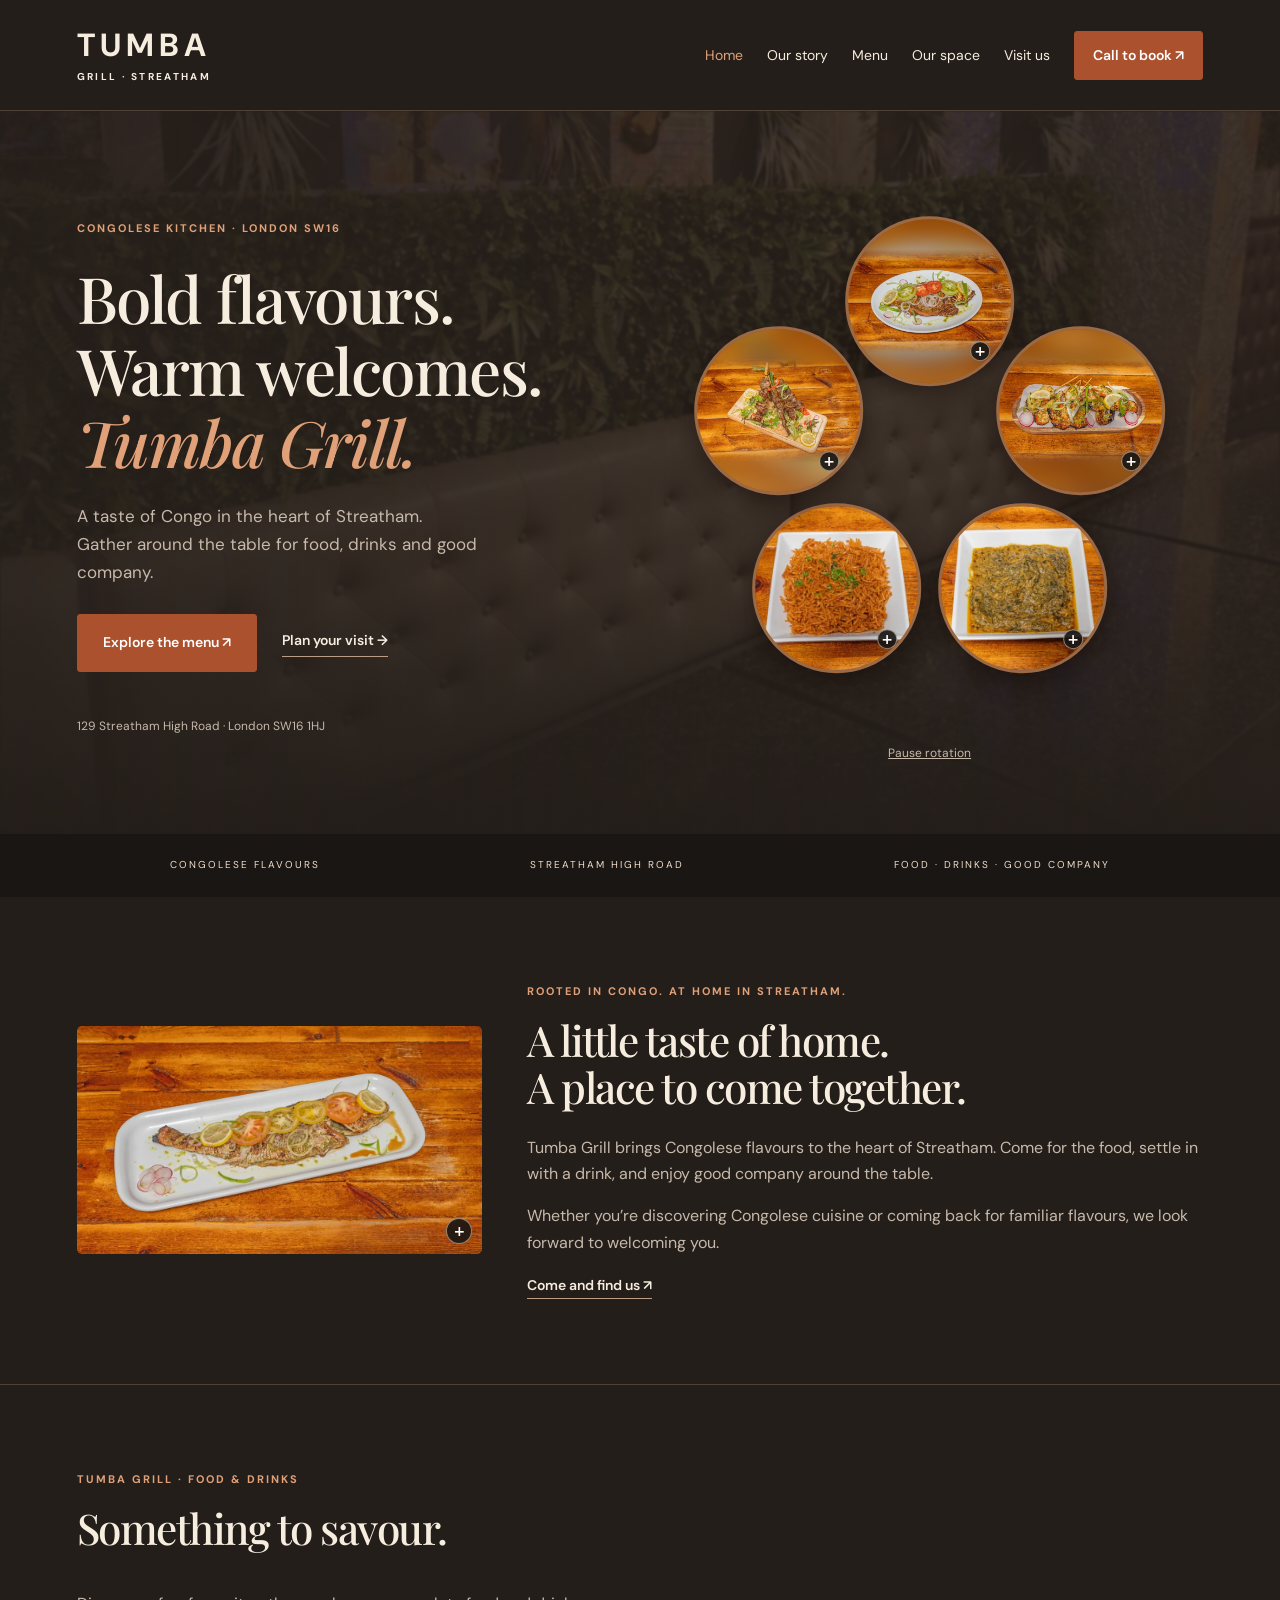
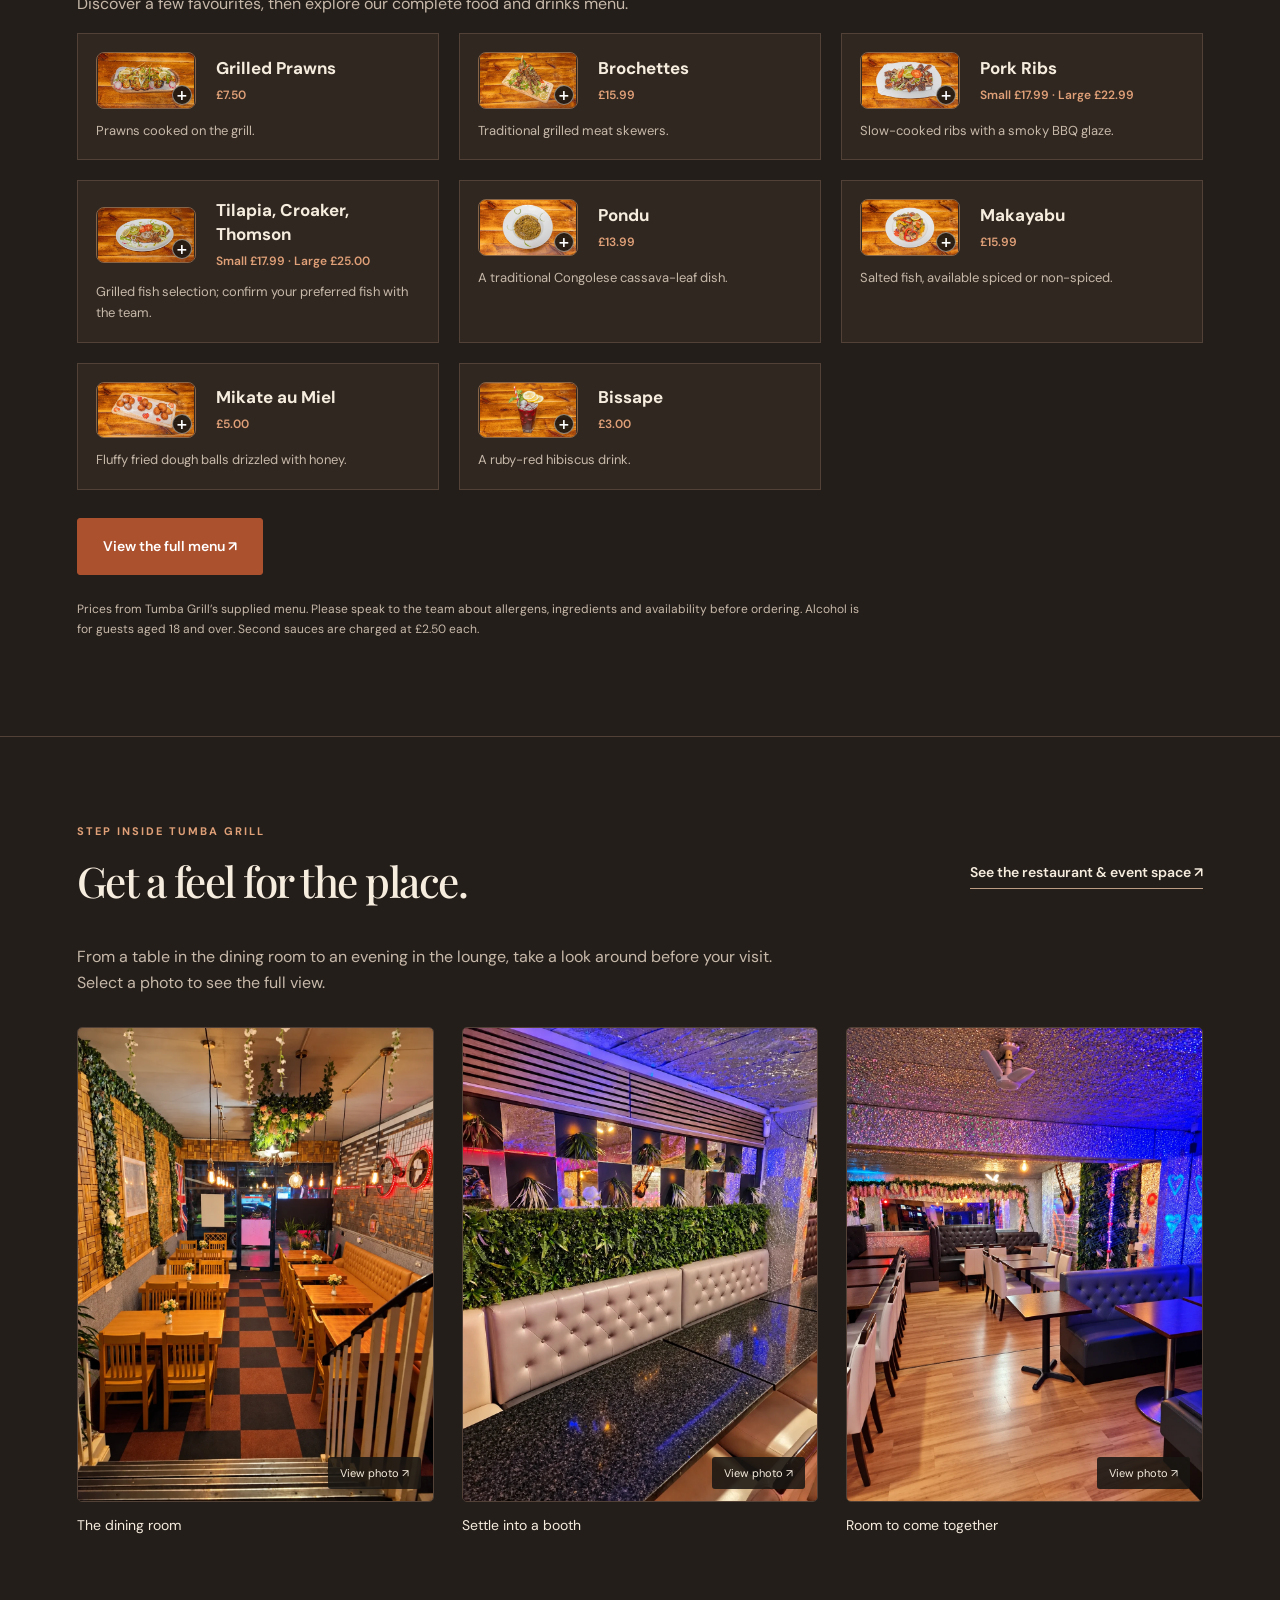
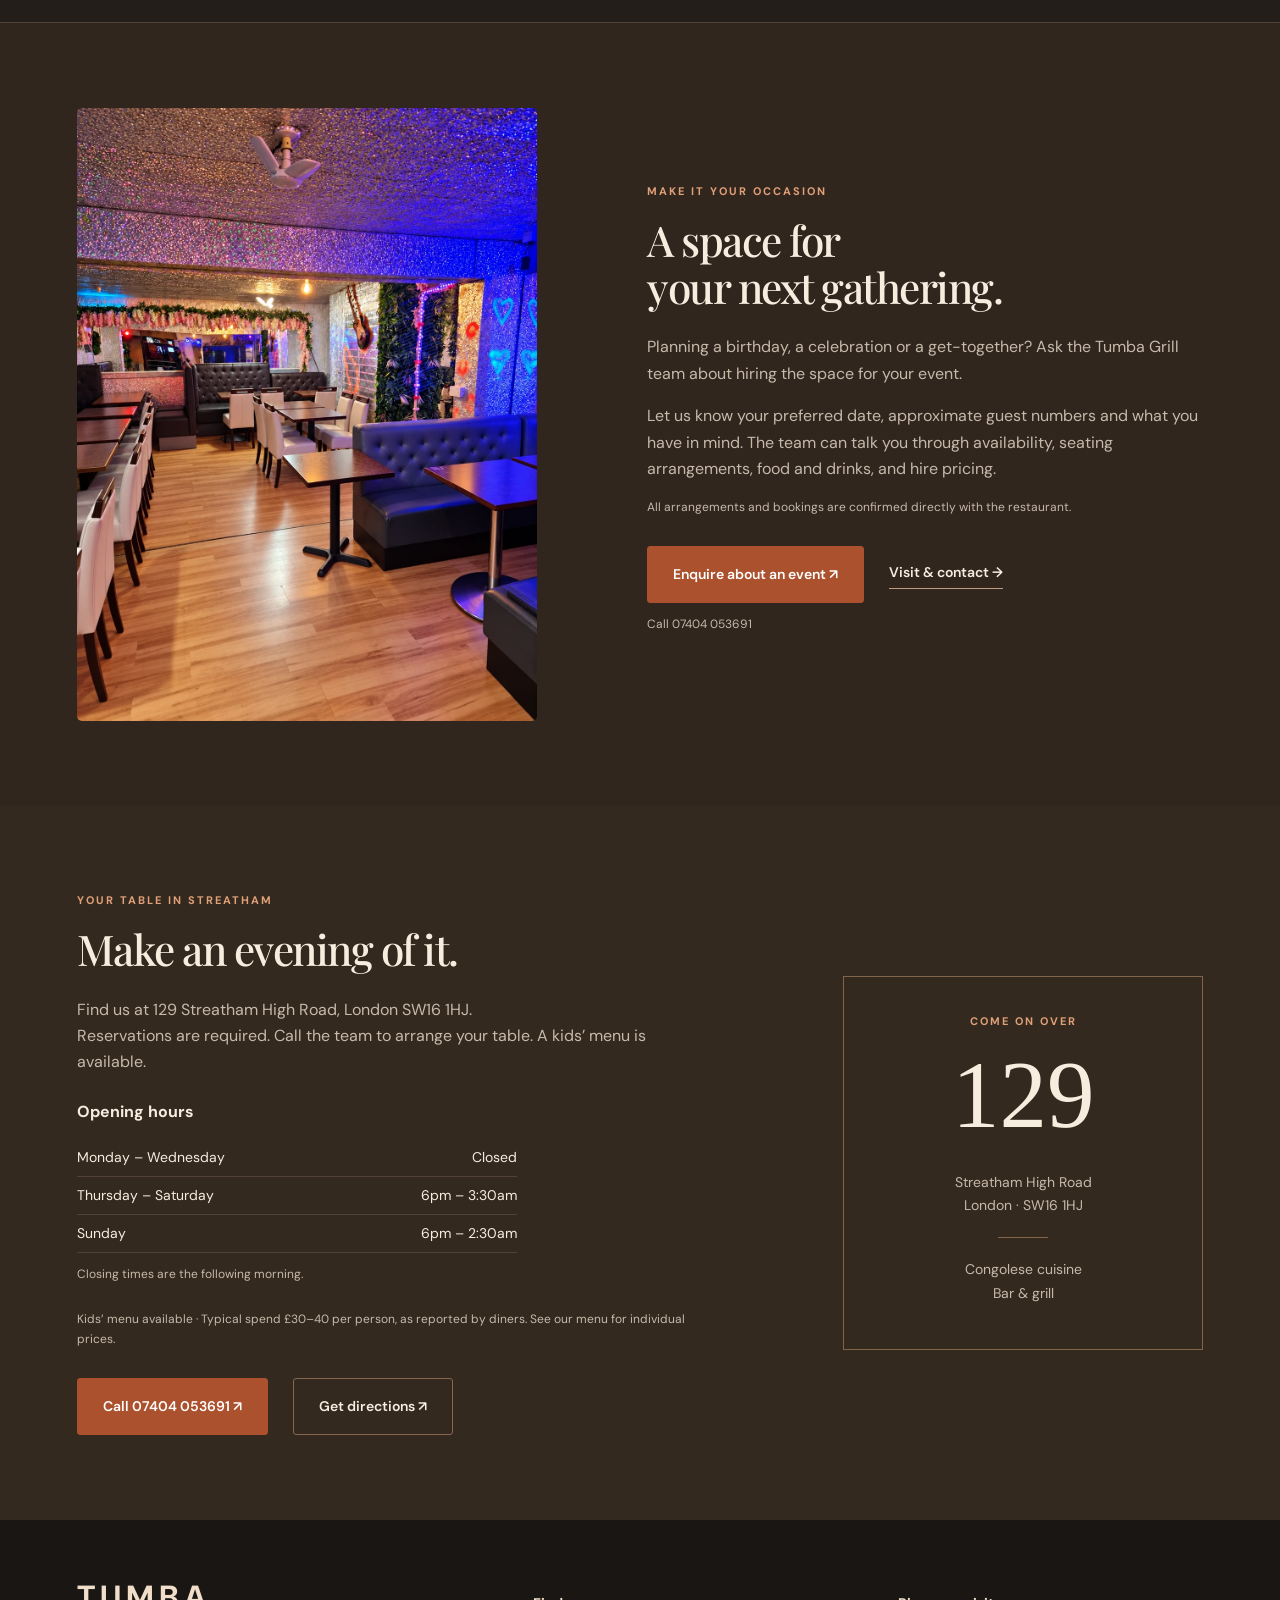
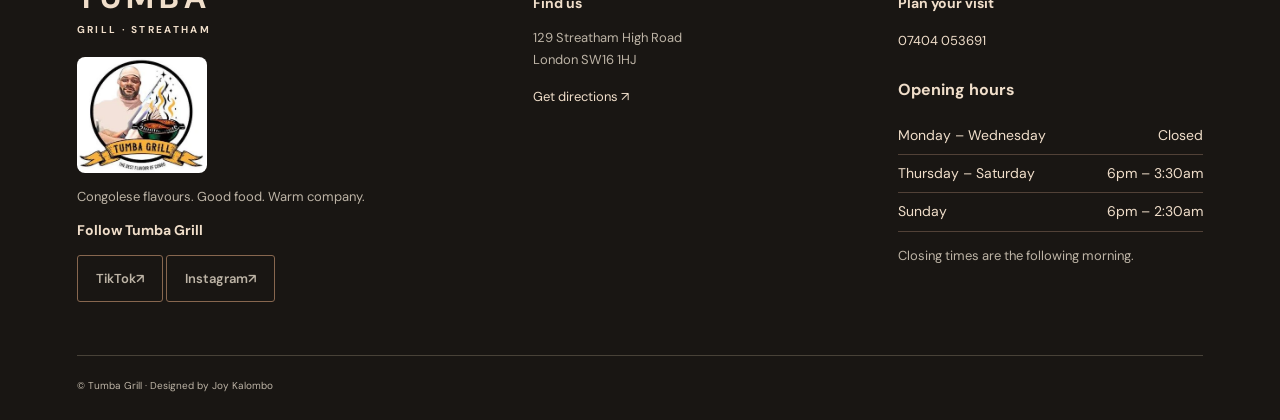
<file: index.html>
<!DOCTYPE html>
<html lang="en">
<head>
<meta charset="utf-8">
<meta name="viewport" content="width=device-width, initial-scale=1"><title>Tumba Grill | Congolese Restaurant in Streatham</title>
<meta name="description" content="Discover Tumba Grill, a Congolese restaurant and bar at 129 Streatham High Road, London SW16 1HJ. Explore food and drinks and plan your visit.">
<meta name="theme-color" content="#211f1b">
<link rel="stylesheet" href="css/tumba.css">
</head>
<body><a class="skip-link" href="#main">Skip to content</a>
<header><a class="brand" href="index.html">TUMBA<span>GRILL · STREATHAM</span></a><button class="nav-toggle" aria-label="Open navigation" aria-expanded="false" aria-controls="navigation">☰</button>
<nav id="navigation"><a aria-current="page" href="index.html">Home</a><a  href="about.html">Our story</a><a  href="menu.html">Menu</a><a href="space.html">Our space</a><a  href="contact.html">Visit us</a><a class="button small" href="tel:+447404053691">Call to book ↗</a>
</nav>
</header>
<main id="main">
<section class="hero">
<div class="hero-copy">
<div class="eyebrow">CONGOLESE KITCHEN · LONDON SW16</div>
<h1>Bold flavours.<br>Warm welcomes.<br><em>Tumba Grill.</em>
</h1>
<p>A taste of Congo in the heart of Streatham.<br>Gather around the table for food, drinks and good company.</p>
<div class="actions"><a class="button" href="menu.html">Explore the menu ↗</a><a class="text-link" href="contact.html">Plan your visit →</a>
</div>
<div class="hero-address">129 Streatham High Road · London SW16 1HJ</div>
</div>
<figure class="hero-food" data-food-orbit aria-label="Five dishes photographed at Tumba Grill">
  <div class="food-orbit">
    <a class="orbit-photo orbit-photo--wide orbit-photo--tilapia" style="--orbit-x: 50%; --orbit-y: 21%" href="img/TumbaGrill_Tilapia.webp" data-photo="img/TumbaGrill_Tilapia.webp" aria-label="Enlarge Whole grilled tilapia on a white platter">
      <img src="img/TumbaGrill_Tilapia.webp" width="672" height="378" alt="Whole grilled tilapia on a white platter" fetchpriority="high">
    </a>
    <a class="orbit-photo orbit-photo--wide orbit-photo--prawn" style="--orbit-x: 77.6%; --orbit-y: 41%" href="img/TumbaGrill_Prawn.webp" data-photo="img/TumbaGrill_Prawn.webp" aria-label="Enlarge Grilled prawns on a wooden board">
      <img src="img/TumbaGrill_Prawn.webp" width="672" height="378" alt="Grilled prawns on a wooden board">
    </a>
    <a class="orbit-photo" style="--orbit-x: 67%; --orbit-y: 73.5%" href="img/TumbaGrill_Fumbwa.webp" data-photo="img/TumbaGrill_Fumbwa.webp" aria-label="Enlarge Fumbwa in a square white dish">
      <img src="img/TumbaGrill_Fumbwa.webp" width="672" height="378" alt="Fumbwa in a square white dish">
    </a>
    <a class="orbit-photo" style="--orbit-x: 33%; --orbit-y: 73.5%" href="img/TumbaGrill_Jollof.webp" data-photo="img/TumbaGrill_Jollof.webp" aria-label="Enlarge Jollof rice in a square white dish">
      <img src="img/TumbaGrill_Jollof.webp" width="672" height="378" alt="Jollof rice in a square white dish">
    </a>
    <a class="orbit-photo orbit-photo--wide orbit-photo--skewers" style="--orbit-x: 22.4%; --orbit-y: 41%" href="img/TumbaGrill_Skewers.webp" data-photo="img/TumbaGrill_Skewers.webp" aria-label="Enlarge Grilled meat skewers on a wooden board">
      <img src="img/TumbaGrill_Skewers.webp" width="672" height="378" alt="Grilled meat skewers on a wooden board">
    </a>
  </div>
  <button type="button" class="rotation-toggle" hidden>Pause rotation</button>
</figure>
</section>
<div class="ribbon"><span>CONGOLESE FLAVOURS</span><span>STREATHAM HIGH ROAD</span><span>FOOD · DRINKS · GOOD COMPANY</span>
</div>
<section class="story section">

<figure class="restaurant-photo"><a class="dish-photo-link story-photo-link" href="img/TumbaGrill_Croaker.webp" data-photo="img/TumbaGrill_Croaker.webp" aria-label="Enlarge Whole grilled croaker with lemon and sliced vegetables"><img src="img/TumbaGrill_Croaker.webp" width="1024" height="576" loading="lazy" alt="Whole grilled croaker with lemon and sliced vegetables"></a></figure><div class="story-grid"><div class="eyebrow">ROOTED IN CONGO. AT HOME IN STREATHAM.</div>
<h2>A little taste of home.<br>A place to come together.</h2>
<div>
<p>Tumba Grill brings Congolese flavours to the heart of Streatham. Come for the food, settle in with a drink, and enjoy good company around the table.</p>
<p>Whether you’re discovering Congolese cuisine or coming back for familiar flavours, we look forward to welcoming you.</p><a class="text-link" href="contact.html">Come and find us ↗</a>
</div>
</div>
</section>
<section class="section" id="menu"><div class="section-top"><div><div class="eyebrow">TUMBA GRILL · FOOD & DRINKS</div><h2>Something to savour.</h2></div></div><p>Discover a few favourites, then explore our complete food and drinks menu.</p><div class="menu-grid"><article class="menu-card" data-category="food"><a class="dish-photo-link menu-photo-link" href="img/TumbaGrill_Prawn.webp" data-photo="img/TumbaGrill_Prawn.webp" aria-label="Enlarge Grilled prawns with lemon and sliced vegetables"><img class="menu-thumbnail menu-thumbnail--restaurant" src="img/TumbaGrill_Prawn.webp" width="672" height="378" loading="lazy" alt="Grilled prawns with lemon and sliced vegetables"></a><div class="dish-title"><h3>Grilled Prawns</h3><span>£7.50</span></div><p>Prawns cooked on the grill.</p></article><article class="menu-card" data-category="food"><a class="dish-photo-link menu-photo-link" href="img/TumbaGrill_Skewers.webp" data-photo="img/TumbaGrill_Skewers.webp" aria-label="Enlarge Grilled meat skewers on a wooden serving board"><img class="menu-thumbnail menu-thumbnail--restaurant" src="img/TumbaGrill_Skewers.webp" width="672" height="378" loading="lazy" alt="Grilled meat skewers on a wooden serving board"></a><div class="dish-title"><h3>Brochettes</h3><span>£15.99</span></div><p>Traditional grilled meat skewers.</p></article><article class="menu-card" data-category="food"><a class="dish-photo-link menu-photo-link" href="img/TumbaGrill_PorkRibs.webp" data-photo="img/TumbaGrill_PorkRibs.webp" aria-label="Enlarge Grilled pork ribs with tomato and greens"><img class="menu-thumbnail menu-thumbnail--restaurant" src="img/TumbaGrill_PorkRibs.webp" width="672" height="378" loading="lazy" alt="Grilled pork ribs with tomato and greens"></a><div class="dish-title"><h3>Pork Ribs</h3><span>Small £17.99 · Large £22.99</span></div><p>Slow-cooked ribs with a smoky BBQ glaze.</p></article><article class="menu-card" data-category="food"><a class="dish-photo-link menu-photo-link" href="img/TumbaGrill_Tilapia.webp" data-photo="img/TumbaGrill_Tilapia.webp" aria-label="Enlarge Whole grilled tilapia from Tumba Grill’s fish selection"><img class="menu-thumbnail menu-thumbnail--restaurant" src="img/TumbaGrill_Tilapia.webp" width="672" height="378" loading="lazy" alt="Whole grilled tilapia from Tumba Grill’s fish selection"></a><div class="dish-title"><h3>Tilapia, Croaker, Thomson</h3><span>Small £17.99 · Large £25.00</span></div><p>Grilled fish selection; confirm your preferred fish with the team.</p></article><article class="menu-card" data-category="food"><a class="dish-photo-link menu-photo-link" href="img/TumbaGrill_Pondu.webp" data-photo="img/TumbaGrill_Pondu.webp" aria-label="Enlarge Congolese cassava leaves served on a white plate"><img class="menu-thumbnail menu-thumbnail--restaurant" src="img/TumbaGrill_Pondu.webp" width="672" height="378" loading="lazy" alt="Congolese cassava leaves served on a white plate"></a><div class="dish-title"><h3>Pondu</h3><span>£13.99</span></div><p>A traditional Congolese cassava-leaf dish.</p></article><article class="menu-card" data-category="food"><a class="dish-photo-link menu-photo-link" href="img/TumbaGrill_Makayabu.webp" data-photo="img/TumbaGrill_Makayabu.webp" aria-label="Enlarge Makayabu served with peppers, onions and lemon"><img class="menu-thumbnail menu-thumbnail--restaurant" src="img/TumbaGrill_Makayabu.webp" width="672" height="378" loading="lazy" alt="Makayabu served with peppers, onions and lemon"></a><div class="dish-title"><h3>Makayabu</h3><span>£15.99</span></div><p>Salted fish, available spiced or non-spiced.</p></article><article class="menu-card" data-category="food"><a class="dish-photo-link menu-photo-link" href="img/TumbaGrill_PufPuf.webp" data-photo="img/TumbaGrill_PufPuf.webp" aria-label="Enlarge Golden mikate served on a wooden board"><img class="menu-thumbnail menu-thumbnail--restaurant" src="img/TumbaGrill_PufPuf.webp" width="672" height="378" loading="lazy" alt="Golden mikate served on a wooden board"></a><div class="dish-title"><h3>Mikate au Miel</h3><span>£5.00</span></div><p>Fluffy fried dough balls drizzled with honey.</p></article><article class="menu-card" data-category="drinks"><a class="dish-photo-link menu-photo-link" href="img/TumbaGrill_Bissape.webp" data-photo="img/TumbaGrill_Bissape.webp" aria-label="Enlarge Ruby-red bissape with ice and lemon"><img class="menu-thumbnail menu-thumbnail--restaurant" src="img/TumbaGrill_Bissape.webp" width="672" height="378" loading="lazy" alt="Ruby-red bissape with ice and lemon"></a><div class="dish-title"><h3>Bissape</h3><span>£3.00</span></div><p>A ruby-red hibiscus drink.</p></article></div><div class="actions"><a class="button" href="menu.html">View the full menu ↗</a></div><p class="menu-note">Prices from Tumba Grill’s supplied menu. Please speak to the team about allergens, ingredients and availability before ordering. Alcohol is for guests aged 18 and over. Second sauces are charged at £2.50 each.</p></section>
<section class="section venue-gallery" id="gallery"><div class="section-top"><div><div class="eyebrow">STEP INSIDE TUMBA GRILL</div><h2>Get a feel for the place.</h2></div><a class="text-link" href="space.html">See the restaurant & event space ↗</a></div><p class="gallery-intro">From a table in the dining room to an evening in the lounge, take a look around before your visit. Select a photo to see the full view.</p><div class="venue-grid"><figure class="venue-card"><a href="img/venue-dining-tidy.webp" data-photo="img/venue-dining-tidy.webp" data-caption="The dining room" aria-label="View photo: The dining room"><img src="img/venue-dining-tidy.webp" width="900" height="1200" loading="lazy" alt="Wooden tables, warm lighting and cushioned seating in the dining room."><span class="photo-open" aria-hidden="true">View photo ↗</span></a><figcaption>The dining room</figcaption></figure><figure class="venue-card"><a href="img/venue-booths-tidy.webp" data-photo="img/venue-booths-tidy.webp" data-caption="Settle into a booth" aria-label="View photo: Settle into a booth"><img src="img/venue-booths-tidy.webp" width="900" height="1200" loading="lazy" alt="Upholstered booth seating, greenery and table details."><span class="photo-open" aria-hidden="true">View photo ↗</span></a><figcaption>Settle into a booth</figcaption></figure><figure class="venue-card"><a href="img/venue-lounge-tidy.webp" data-photo="img/venue-lounge-tidy.webp" data-caption="Room to come together" aria-label="View photo: Room to come together"><img src="img/venue-lounge-tidy.webp" width="900" height="1200" loading="lazy" alt="A view of the lounge seating and tables."><span class="photo-open" aria-hidden="true">View photo ↗</span></a><figcaption>Room to come together</figcaption></figure></div></section><section class="section venue-events" id="events"><figure class="event-photo"><a href="img/venue-lounge-tidy.webp" data-photo="img/venue-lounge-tidy.webp" data-caption="The lounge space" aria-label="View the full lounge photo"><img src="img/venue-lounge-tidy.webp" width="900" height="1200" loading="lazy" alt="Lounge tables and upholstered seating at Tumba Grill"></a></figure><div><div class="eyebrow">MAKE IT YOUR OCCASION</div><h2>A space for<br>your next gathering.</h2><p>Planning a birthday, a celebration or a get-together? Ask the Tumba Grill team about hiring the space for your event.</p><p>Let us know your preferred date, approximate guest numbers and what you have in mind. The team can talk you through availability, seating arrangements, food and drinks, and hire pricing.</p><p class="event-note">All arrangements and bookings are confirmed directly with the restaurant.</p><div class="actions"><a class="button" href="tel:+447404053691">Enquire about an event ↗</a><a class="text-link" href="contact.html">Visit & contact →</a></div><p class="event-phone">Call 07404 053691</p></div></section><section class="visit section">
<div>
<div class="eyebrow">YOUR TABLE IN STREATHAM</div>
<h2>Make an evening of it.</h2>
<p>Find us at 129 Streatham High Road, London SW16 1HJ.<br>Reservations are required. Call the team to arrange your table. A kids’ menu is available.</p>
<div class="opening-hours"><h3>Opening hours</h3><dl><div><dt>Monday – Wednesday</dt><dd>Closed</dd></div><div><dt>Thursday – Saturday</dt><dd>6pm – 3:30am</dd></div><div><dt>Sunday</dt><dd>6pm – 2:30am</dd></div></dl><p class="hours-note">Closing times are the following morning.</p></div><p class="visit-details">Kids’ menu available · Typical spend £30–40 per person, as reported by diners. See our menu for individual prices.</p><div class="actions"><a class="button" href="tel:+447404053691">Call 07404 053691 ↗</a><a class="button outline" href="https://www.google.com/maps/search/?api=1&query=Tumba+Grill+129+Streatham+High+Road+London">Get directions ↗</a>
</div>
</div>
<div class="address-card"><span class="eyebrow">COME ON OVER</span><strong>129</strong>
<p>Streatham High Road<br>London · SW16 1HJ</p><span class="rule"></span>
<p>Congolese cuisine<br>Bar & grill</p>
</div>
</section>
</main>
<footer>
<div class="footer-grid">
<div><a class="brand" href="index.html">TUMBA<span>GRILL · STREATHAM</span></a>
<img class="restaurant-logo" src="img/tumba-logo.webp" width="150" height="134" loading="lazy" alt="Tumba Grill logo: the best flavour of Congo"><p>Congolese flavours. Good food. Warm company.</p>
<h3>Follow Tumba Grill</h3>
<p>
  <a class="button outline small" href="https://www.tiktok.com/@tumbagrill?_r=1&amp;_t=ZN-96EyTakrtkU">TikTok <span aria-hidden="true">↗</span></a>
  <a class="button outline small" href="https://www.instagram.com/tumbaagrill/">Instagram <span aria-hidden="true">↗</span></a>
</p>
</div>
<div>
<h3>Find us</h3>
<p>129 Streatham High Road<br>London SW16 1HJ</p><a href="https://www.google.com/maps/search/?api=1&query=Tumba+Grill+129+Streatham+High+Road+London">Get directions ↗</a>
</div>
<div>
<h3>Plan your visit</h3><a href="tel:+447404053691">07404 053691</a>
<div class="opening-hours"><h3>Opening hours</h3><dl><div><dt>Monday – Wednesday</dt><dd>Closed</dd></div><div><dt>Thursday – Saturday</dt><dd>6pm – 3:30am</dd></div><div><dt>Sunday</dt><dd>6pm – 2:30am</dd></div></dl><p class="hours-note">Closing times are the following morning.</p></div>
</div>
</div>
<div class="credits">© Tumba Grill · Designed by Joy Kalombo
</div>
</footer>
<script src="js/tumba.js" defer>
</script>
<dialog class="photo-dialog" aria-label="Restaurant photo viewer"><button class="photo-close" type="button" aria-label="Close photo">×</button><figure><img class="photo-full" alt=""><figcaption class="photo-caption"></figcaption></figure></dialog></body>
</html>
</file>
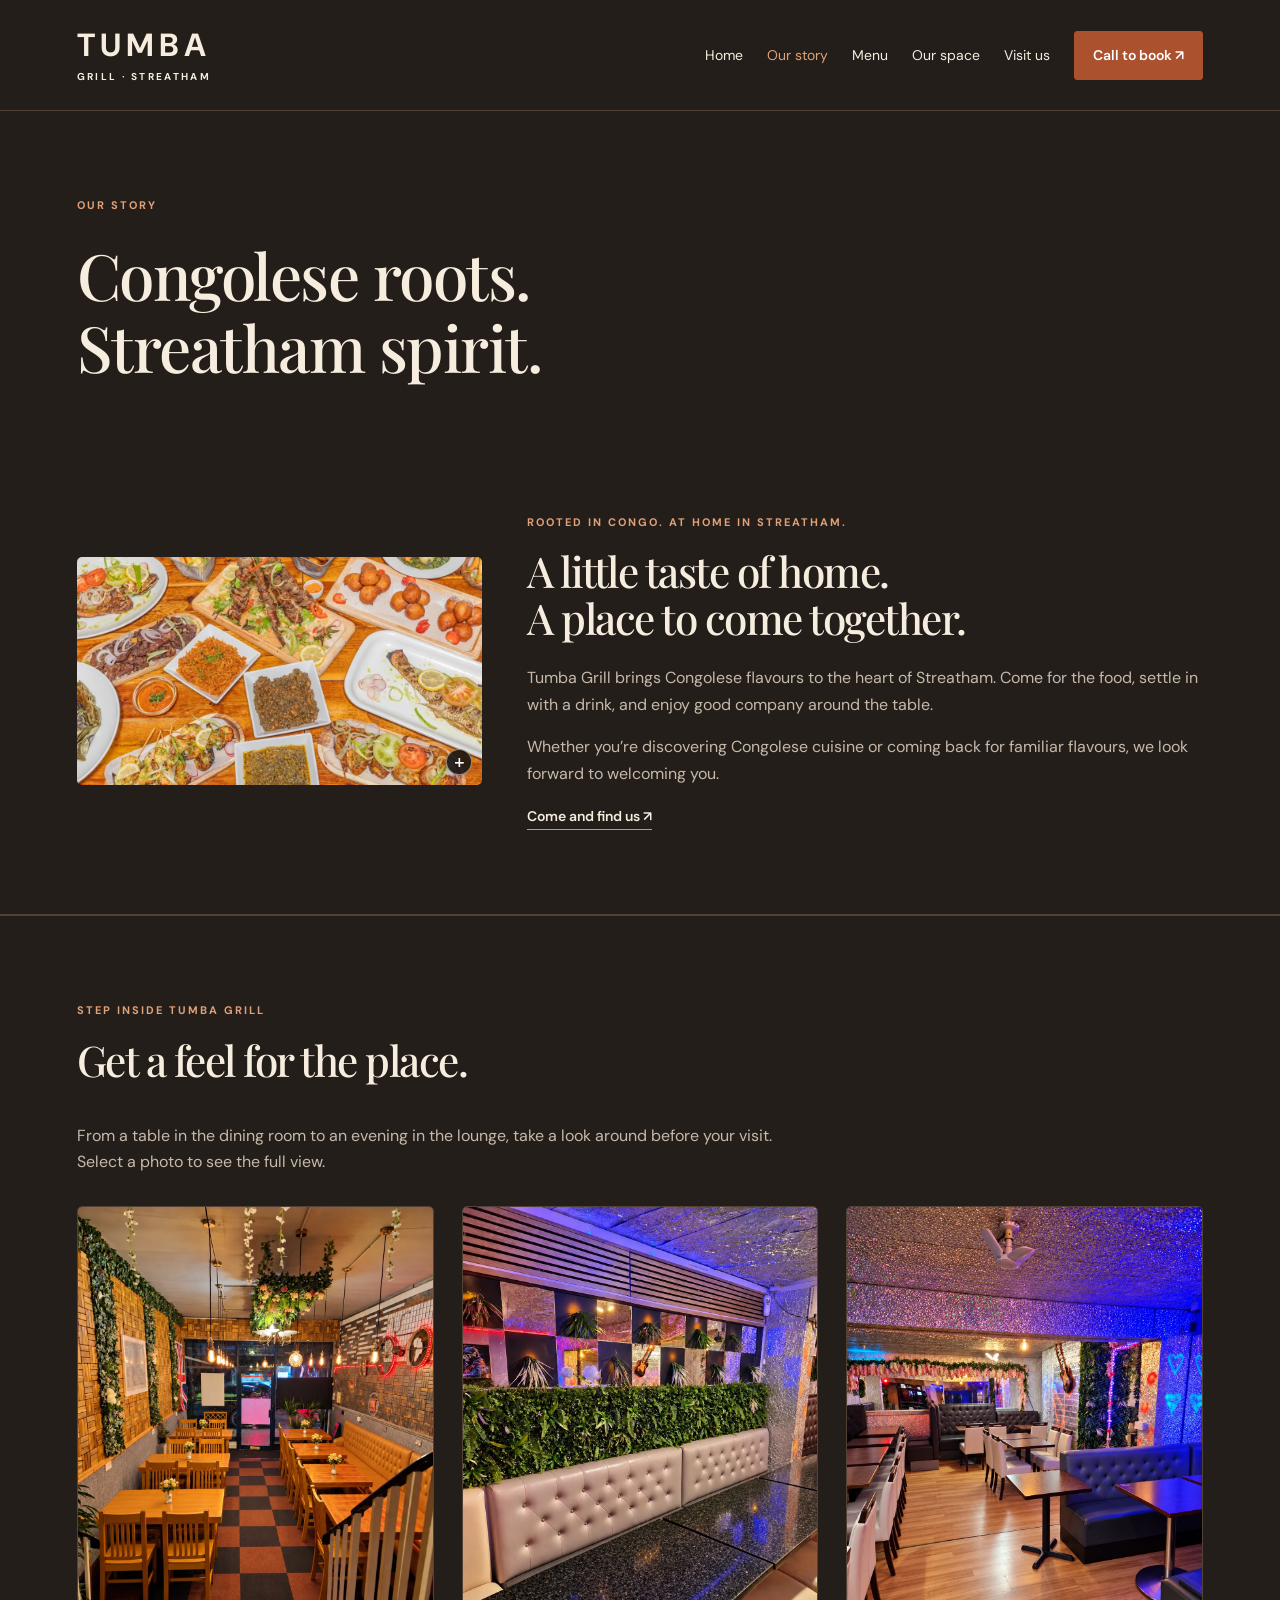
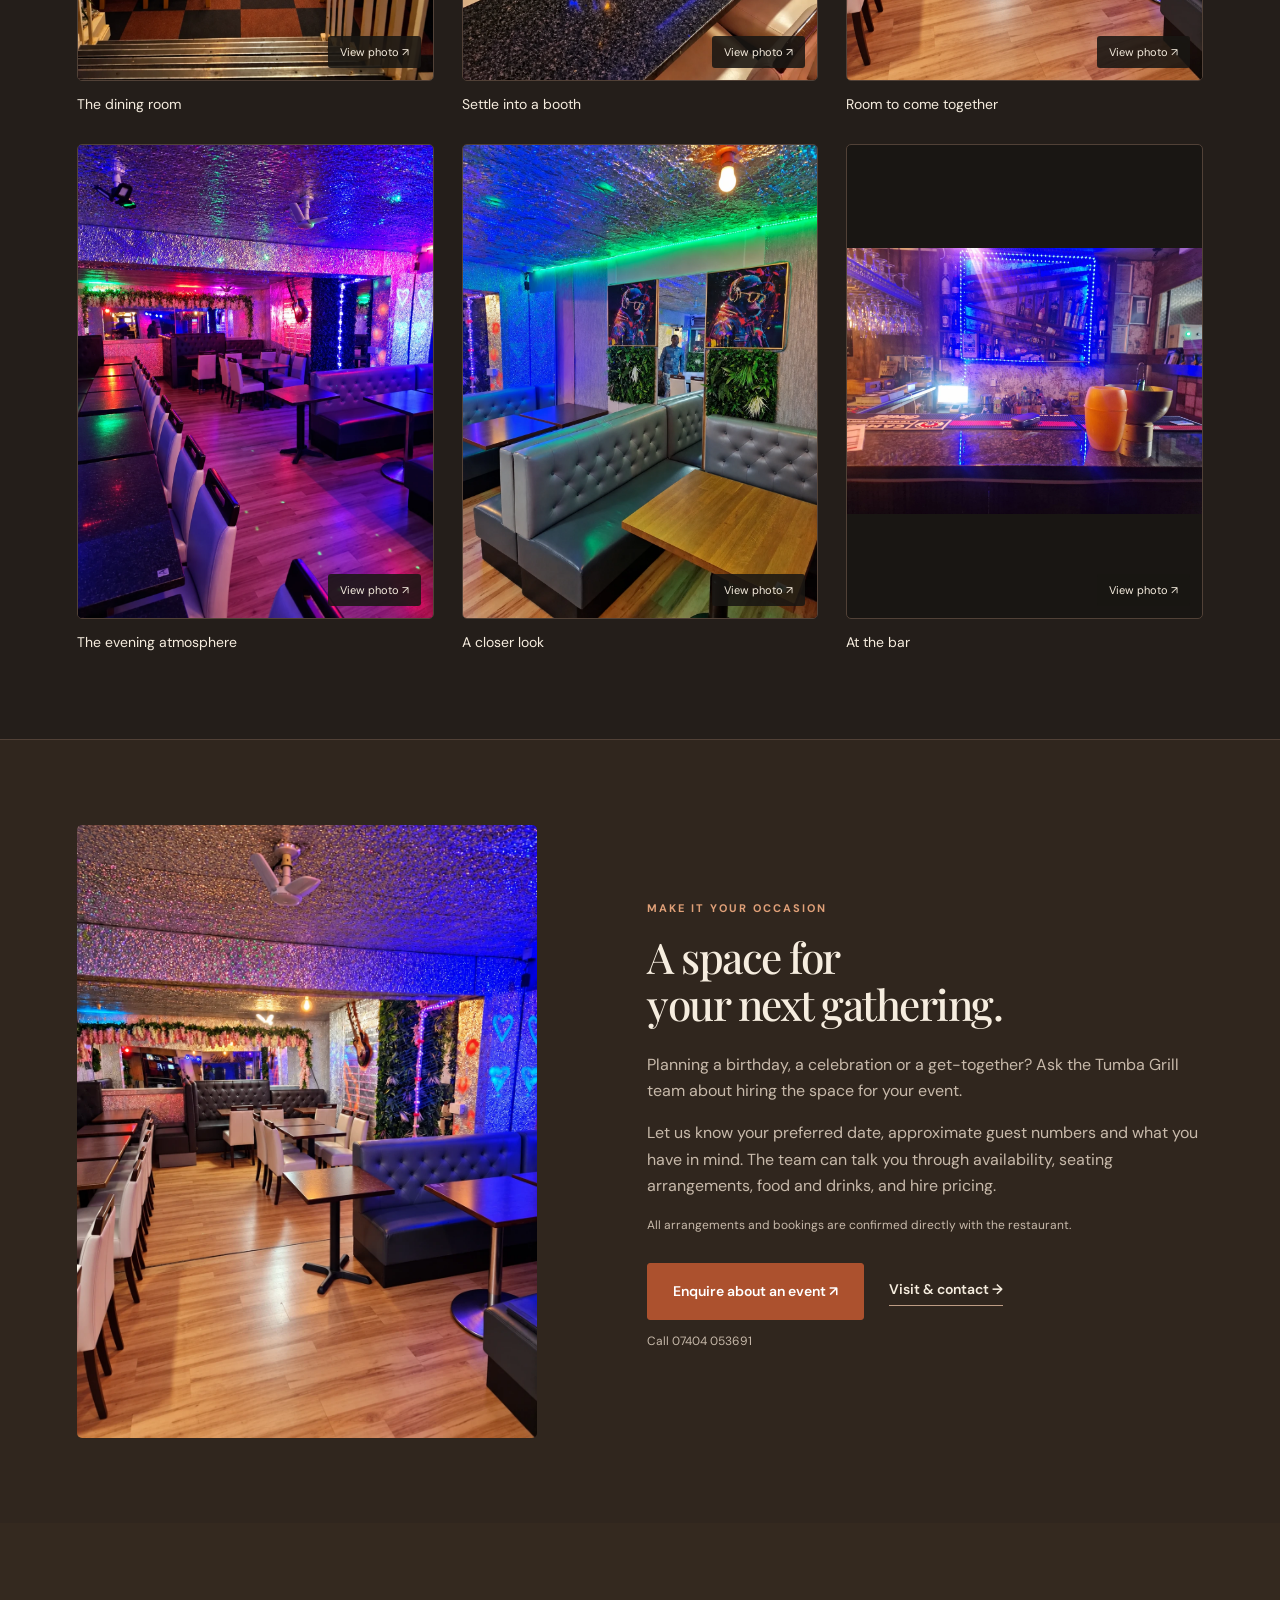
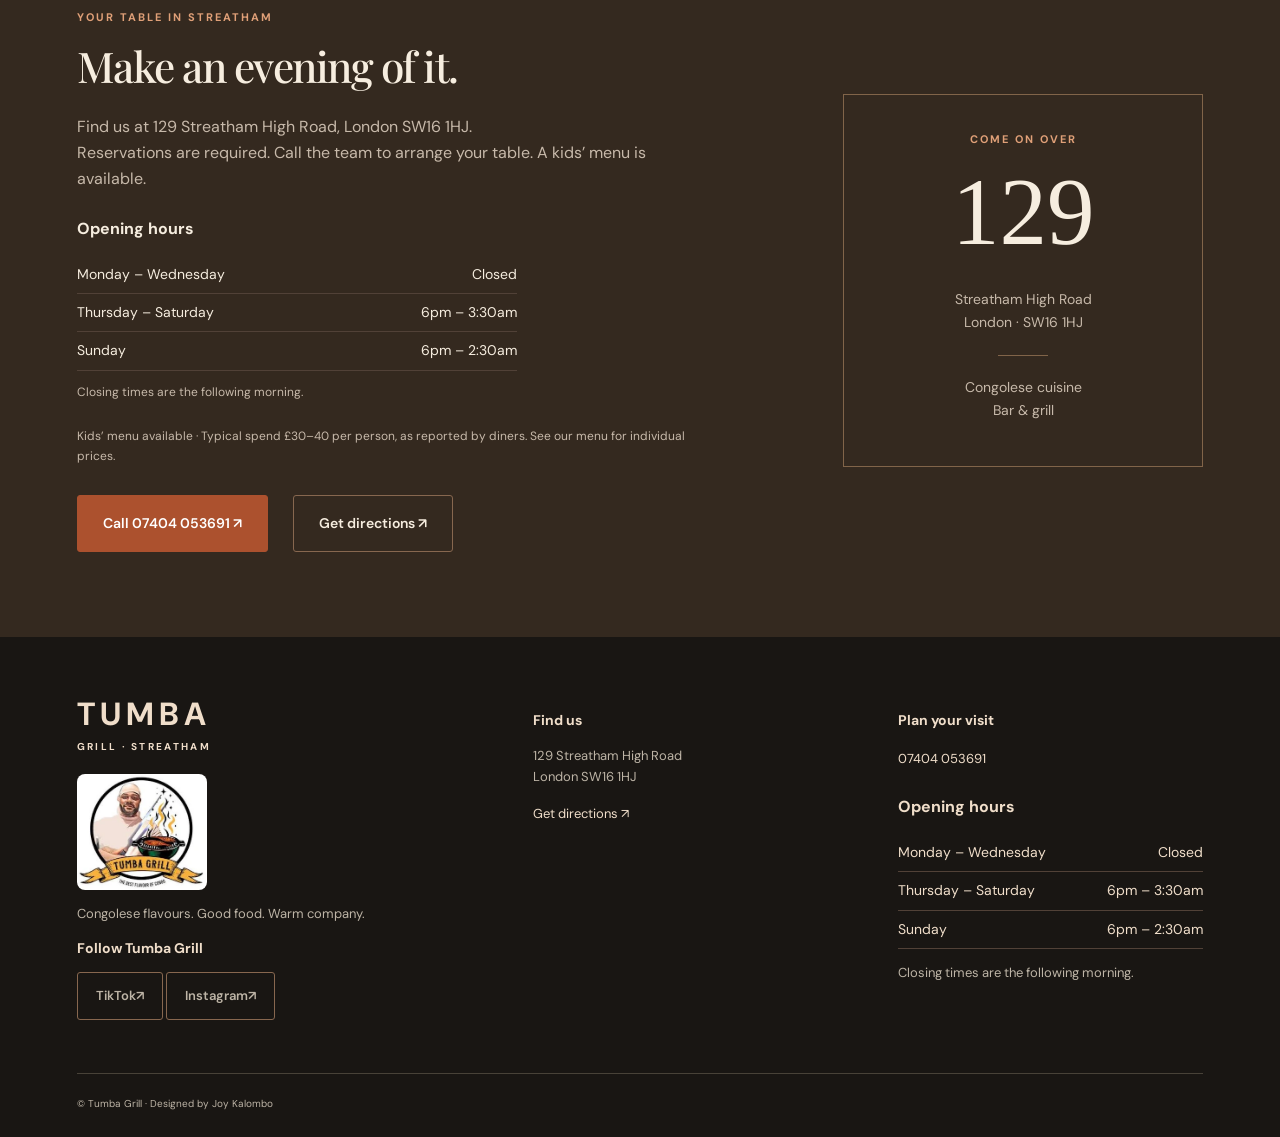
<file: about.html>
<!DOCTYPE html>
<html lang="en">
<head>
<meta charset="utf-8">
<meta name="viewport" content="width=device-width, initial-scale=1"><title>Tumba Grill | Our Story</title>
<meta name="description" content="Discover Tumba Grill, a Congolese restaurant and bar at 129 Streatham High Road, London SW16 1HJ. Explore food and drinks and plan your visit.">
<meta name="theme-color" content="#211f1b">
<link rel="stylesheet" href="css/tumba.css">
</head>
<body><a class="skip-link" href="#main">Skip to content</a>
<header><a class="brand" href="index.html">TUMBA<span>GRILL · STREATHAM</span></a><button class="nav-toggle" aria-label="Open navigation" aria-expanded="false" aria-controls="navigation">☰</button>
<nav id="navigation"><a  href="index.html">Home</a><a aria-current="page" href="about.html">Our story</a><a  href="menu.html">Menu</a><a href="space.html">Our space</a><a  href="contact.html">Visit us</a><a class="button small" href="tel:+447404053691">Call to book ↗</a>
</nav>
</header>
<main id="main">
<section class="page-heading section">
<div class="eyebrow">OUR STORY</div>
<h1>Congolese roots.<br>Streatham spirit.</h1>
</section>
<section class="story section">

<figure class="restaurant-photo"><a class="dish-photo-link story-photo-link" href="img/TumbaGrill_Hero_01.webp" data-photo="img/TumbaGrill_Hero_01.webp" aria-label="Enlarge A spread of Tumba Grill’s Congolese dishes on a wooden table"><img src="img/TumbaGrill_Hero_01.webp" width="1024" height="576" loading="lazy" alt="A spread of Tumba Grill’s Congolese dishes on a wooden table"></a></figure><div class="story-grid"><div class="eyebrow">ROOTED IN CONGO. AT HOME IN STREATHAM.</div>
<h2>A little taste of home.<br>A place to come together.</h2>
<div>
<p>Tumba Grill brings Congolese flavours to the heart of Streatham. Come for the food, settle in with a drink, and enjoy good company around the table.</p>
<p>Whether you’re discovering Congolese cuisine or coming back for familiar flavours, we look forward to welcoming you.</p><a class="text-link" href="contact.html">Come and find us ↗</a>
</div>
</div>
</section>
<section class="section venue-gallery" id="gallery"><div class="section-top"><div><div class="eyebrow">STEP INSIDE TUMBA GRILL</div><h2>Get a feel for the place.</h2></div></div><p class="gallery-intro">From a table in the dining room to an evening in the lounge, take a look around before your visit. Select a photo to see the full view.</p><div class="venue-grid"><figure class="venue-card"><a href="img/venue-dining-tidy.webp" data-photo="img/venue-dining-tidy.webp" data-caption="The dining room" aria-label="View photo: The dining room"><img src="img/venue-dining-tidy.webp" width="900" height="1200" loading="lazy" alt="Wooden tables, warm lighting and cushioned seating in the dining room."><span class="photo-open" aria-hidden="true">View photo ↗</span></a><figcaption>The dining room</figcaption></figure><figure class="venue-card"><a href="img/venue-booths-tidy.webp" data-photo="img/venue-booths-tidy.webp" data-caption="Settle into a booth" aria-label="View photo: Settle into a booth"><img src="img/venue-booths-tidy.webp" width="900" height="1200" loading="lazy" alt="Upholstered booth seating, greenery and table details."><span class="photo-open" aria-hidden="true">View photo ↗</span></a><figcaption>Settle into a booth</figcaption></figure><figure class="venue-card"><a href="img/venue-lounge-tidy.webp" data-photo="img/venue-lounge-tidy.webp" data-caption="Room to come together" aria-label="View photo: Room to come together"><img src="img/venue-lounge-tidy.webp" width="900" height="1200" loading="lazy" alt="A view of the lounge seating and tables."><span class="photo-open" aria-hidden="true">View photo ↗</span></a><figcaption>Room to come together</figcaption></figure><figure class="venue-card"><a href="img/venue-evening-tidy.webp" data-photo="img/venue-evening-tidy.webp" data-caption="The evening atmosphere" aria-label="View photo: The evening atmosphere"><img src="img/venue-evening-tidy.webp" width="900" height="1200" loading="lazy" alt="The restaurant lounge with its coloured evening lighting."><span class="photo-open" aria-hidden="true">View photo ↗</span></a><figcaption>The evening atmosphere</figcaption></figure><figure class="venue-card"><a href="img/venue-corner-tidy.webp" data-photo="img/venue-corner-tidy.webp" data-caption="A closer look" aria-label="View photo: A closer look"><img src="img/venue-corner-tidy.webp" width="900" height="1200" loading="lazy" alt="Corner seating and the restaurant’s decorative details."><span class="photo-open" aria-hidden="true">View photo ↗</span></a><figcaption>A closer look</figcaption></figure><figure class="venue-card"><a href="img/venue-bar.webp" data-photo="img/venue-bar.webp" data-caption="At the bar" aria-label="View photo: At the bar"><img src="img/venue-bar.webp" width="900" height="1200" loading="lazy" alt="A view across the bar and drinks display."><span class="photo-open" aria-hidden="true">View photo ↗</span></a><figcaption>At the bar</figcaption></figure></div></section><section class="section venue-events" id="events"><figure class="event-photo"><a href="img/venue-lounge-tidy.webp" data-photo="img/venue-lounge-tidy.webp" data-caption="The lounge space" aria-label="View the full lounge photo"><img src="img/venue-lounge-tidy.webp" width="900" height="1200" loading="lazy" alt="Lounge tables and upholstered seating at Tumba Grill"></a></figure><div><div class="eyebrow">MAKE IT YOUR OCCASION</div><h2>A space for<br>your next gathering.</h2><p>Planning a birthday, a celebration or a get-together? Ask the Tumba Grill team about hiring the space for your event.</p><p>Let us know your preferred date, approximate guest numbers and what you have in mind. The team can talk you through availability, seating arrangements, food and drinks, and hire pricing.</p><p class="event-note">All arrangements and bookings are confirmed directly with the restaurant.</p><div class="actions"><a class="button" href="tel:+447404053691">Enquire about an event ↗</a><a class="text-link" href="contact.html">Visit & contact →</a></div><p class="event-phone">Call 07404 053691</p></div></section><section class="visit section">
<div>
<div class="eyebrow">YOUR TABLE IN STREATHAM</div>
<h2>Make an evening of it.</h2>
<p>Find us at 129 Streatham High Road, London SW16 1HJ.<br>Reservations are required. Call the team to arrange your table. A kids’ menu is available.</p>
<div class="opening-hours"><h3>Opening hours</h3><dl><div><dt>Monday – Wednesday</dt><dd>Closed</dd></div><div><dt>Thursday – Saturday</dt><dd>6pm – 3:30am</dd></div><div><dt>Sunday</dt><dd>6pm – 2:30am</dd></div></dl><p class="hours-note">Closing times are the following morning.</p></div><p class="visit-details">Kids’ menu available · Typical spend £30–40 per person, as reported by diners. See our menu for individual prices.</p><div class="actions"><a class="button" href="tel:+447404053691">Call 07404 053691 ↗</a><a class="button outline" href="https://www.google.com/maps/search/?api=1&query=Tumba+Grill+129+Streatham+High+Road+London">Get directions ↗</a>
</div>
</div>
<div class="address-card"><span class="eyebrow">COME ON OVER</span><strong>129</strong>
<p>Streatham High Road<br>London · SW16 1HJ</p><span class="rule"></span>
<p>Congolese cuisine<br>Bar & grill</p>
</div>
</section>
</main>
<footer>
<div class="footer-grid">
<div><a class="brand" href="index.html">TUMBA<span>GRILL · STREATHAM</span></a>
<img class="restaurant-logo" src="img/tumba-logo.webp" width="150" height="134" loading="lazy" alt="Tumba Grill logo: the best flavour of Congo"><p>Congolese flavours. Good food. Warm company.</p>
<h3>Follow Tumba Grill</h3>
<p>
  <a class="button outline small" href="https://www.tiktok.com/@tumbagrill?_r=1&amp;_t=ZN-96EyTakrtkU">TikTok <span aria-hidden="true">↗</span></a>
  <a class="button outline small" href="https://www.instagram.com/tumbaagrill/">Instagram <span aria-hidden="true">↗</span></a>
</p>
</div>
<div>
<h3>Find us</h3>
<p>129 Streatham High Road<br>London SW16 1HJ</p><a href="https://www.google.com/maps/search/?api=1&query=Tumba+Grill+129+Streatham+High+Road+London">Get directions ↗</a>
</div>
<div>
<h3>Plan your visit</h3><a href="tel:+447404053691">07404 053691</a>
<div class="opening-hours"><h3>Opening hours</h3><dl><div><dt>Monday – Wednesday</dt><dd>Closed</dd></div><div><dt>Thursday – Saturday</dt><dd>6pm – 3:30am</dd></div><div><dt>Sunday</dt><dd>6pm – 2:30am</dd></div></dl><p class="hours-note">Closing times are the following morning.</p></div>
</div>
</div>
<div class="credits">© Tumba Grill · Designed by Joy Kalombo
</div>
</footer>
<script src="js/tumba.js" defer>
</script>
<dialog class="photo-dialog" aria-label="Restaurant photo viewer"><button class="photo-close" type="button" aria-label="Close photo">×</button><figure><img class="photo-full" alt=""><figcaption class="photo-caption"></figcaption></figure></dialog></body>
</html>
</file>
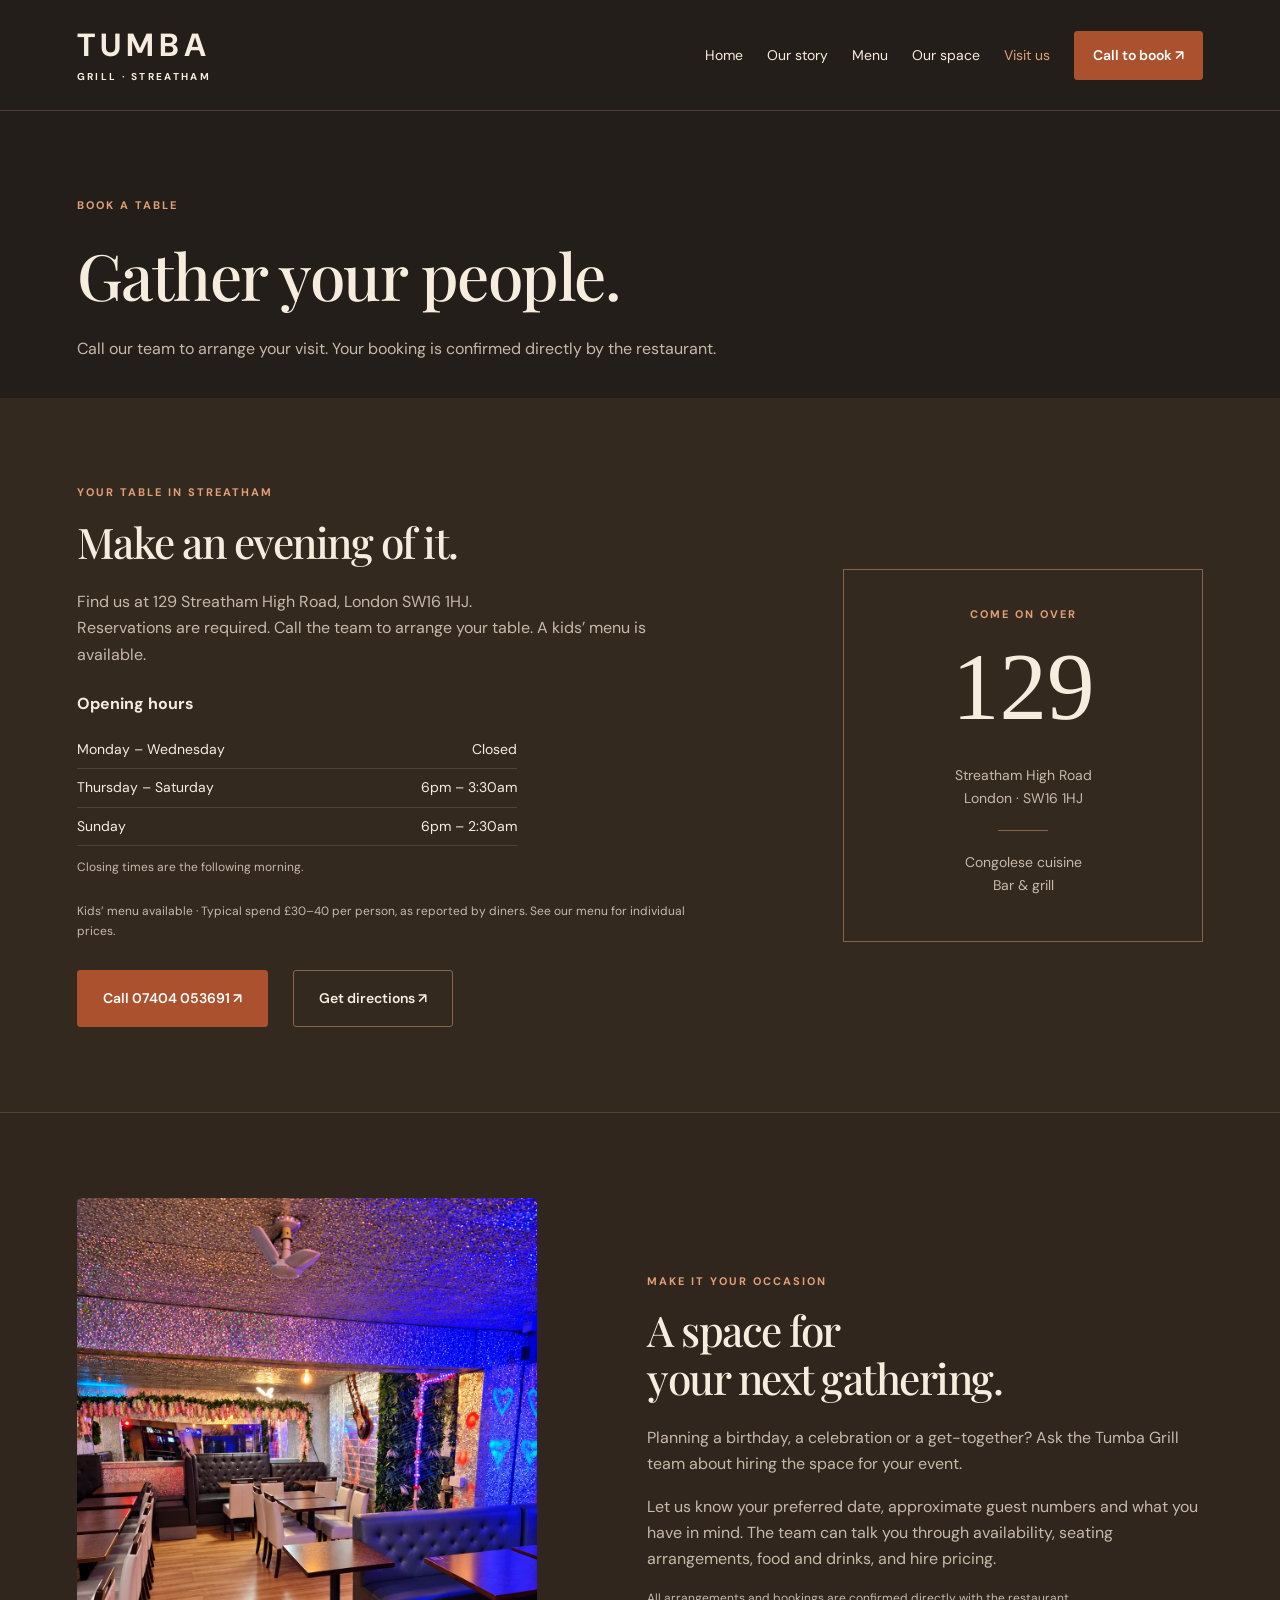
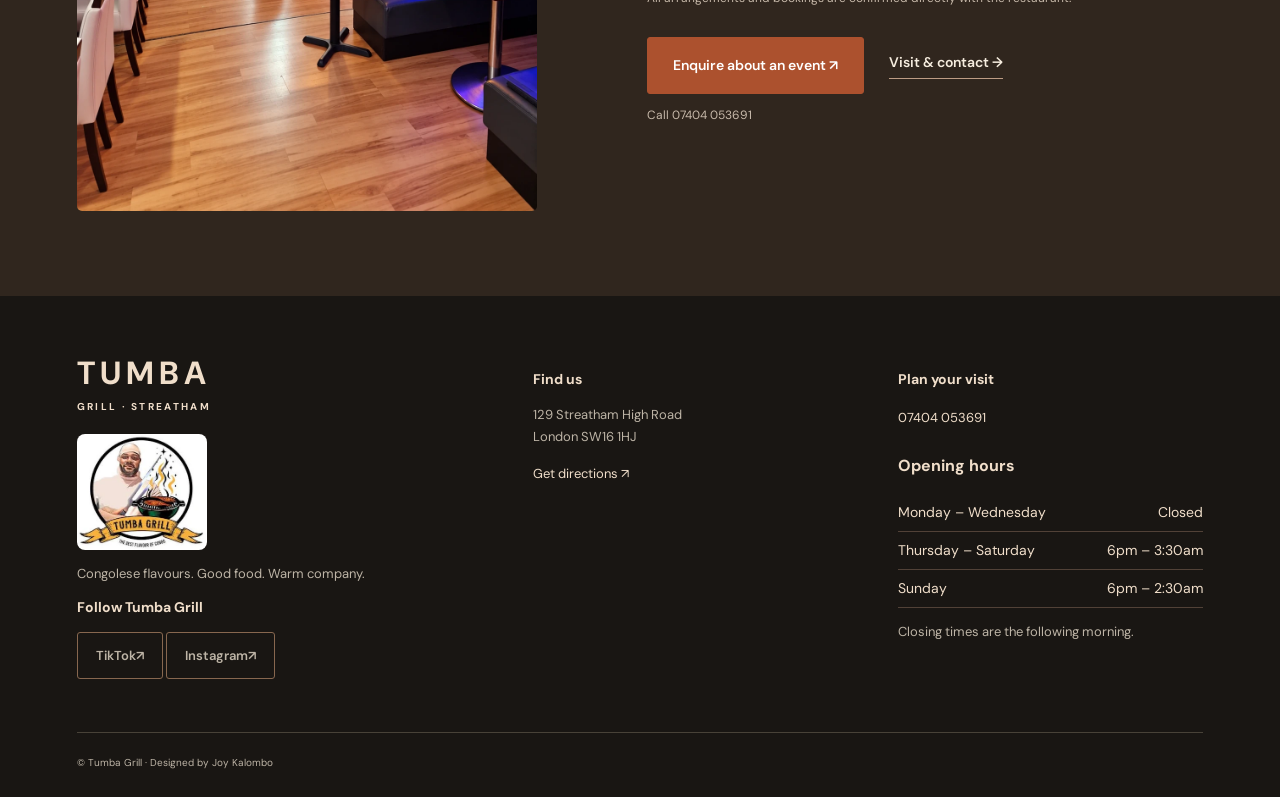
<file: booking.html>
<!DOCTYPE html>
<html lang="en">
<head>
<meta charset="utf-8">
<meta name="viewport" content="width=device-width, initial-scale=1"><title>Tumba Grill | Book a Table</title>
<meta name="description" content="Discover Tumba Grill, a Congolese restaurant and bar at 129 Streatham High Road, London SW16 1HJ. Explore food and drinks and plan your visit.">
<meta name="theme-color" content="#211f1b">
<link rel="stylesheet" href="css/tumba.css">
</head>
<body><a class="skip-link" href="#main">Skip to content</a>
<header><a class="brand" href="index.html">TUMBA<span>GRILL · STREATHAM</span></a><button class="nav-toggle" aria-label="Open navigation" aria-expanded="false" aria-controls="navigation">☰</button>
<nav id="navigation"><a  href="index.html">Home</a><a  href="about.html">Our story</a><a  href="menu.html">Menu</a><a href="space.html">Our space</a><a aria-current="page" href="contact.html">Visit us</a><a class="button small" href="tel:+447404053691">Call to book ↗</a>
</nav>
</header>
<main id="main">
<section class="page-heading section">
<div class="eyebrow">BOOK A TABLE</div>
<h1>Gather your people.</h1>
<p>Call our team to arrange your visit. Your booking is confirmed directly by the restaurant.</p>
</section>
<section class="visit section">
<div>
<div class="eyebrow">YOUR TABLE IN STREATHAM</div>
<h2>Make an evening of it.</h2>
<p>Find us at 129 Streatham High Road, London SW16 1HJ.<br>Reservations are required. Call the team to arrange your table. A kids’ menu is available.</p>
<div class="opening-hours"><h3>Opening hours</h3><dl><div><dt>Monday – Wednesday</dt><dd>Closed</dd></div><div><dt>Thursday – Saturday</dt><dd>6pm – 3:30am</dd></div><div><dt>Sunday</dt><dd>6pm – 2:30am</dd></div></dl><p class="hours-note">Closing times are the following morning.</p></div><p class="visit-details">Kids’ menu available · Typical spend £30–40 per person, as reported by diners. See our menu for individual prices.</p><div class="actions"><a class="button" href="tel:+447404053691">Call 07404 053691 ↗</a><a class="button outline" href="https://www.google.com/maps/search/?api=1&query=Tumba+Grill+129+Streatham+High+Road+London">Get directions ↗</a>
</div>
</div>
<div class="address-card"><span class="eyebrow">COME ON OVER</span><strong>129</strong>
<p>Streatham High Road<br>London · SW16 1HJ</p><span class="rule"></span>
<p>Congolese cuisine<br>Bar & grill</p>
</div>
</section>
<section class="section venue-events" id="events"><figure class="event-photo"><a href="img/venue-lounge-tidy.webp" data-photo="img/venue-lounge-tidy.webp" data-caption="The lounge space" aria-label="View the full lounge photo"><img src="img/venue-lounge-tidy.webp" width="900" height="1200" loading="lazy" alt="Lounge tables and upholstered seating at Tumba Grill"></a></figure><div><div class="eyebrow">MAKE IT YOUR OCCASION</div><h2>A space for<br>your next gathering.</h2><p>Planning a birthday, a celebration or a get-together? Ask the Tumba Grill team about hiring the space for your event.</p><p>Let us know your preferred date, approximate guest numbers and what you have in mind. The team can talk you through availability, seating arrangements, food and drinks, and hire pricing.</p><p class="event-note">All arrangements and bookings are confirmed directly with the restaurant.</p><div class="actions"><a class="button" href="tel:+447404053691">Enquire about an event ↗</a><a class="text-link" href="contact.html">Visit & contact →</a></div><p class="event-phone">Call 07404 053691</p></div></section></main>
<footer>
<div class="footer-grid">
<div><a class="brand" href="index.html">TUMBA<span>GRILL · STREATHAM</span></a>
<img class="restaurant-logo" src="img/tumba-logo.webp" width="150" height="134" loading="lazy" alt="Tumba Grill logo: the best flavour of Congo"><p>Congolese flavours. Good food. Warm company.</p>
<h3>Follow Tumba Grill</h3>
<p>
  <a class="button outline small" href="https://www.tiktok.com/@tumbagrill?_r=1&amp;_t=ZN-96EyTakrtkU">TikTok <span aria-hidden="true">↗</span></a>
  <a class="button outline small" href="https://www.instagram.com/tumbaagrill/">Instagram <span aria-hidden="true">↗</span></a>
</p>
</div>
<div>
<h3>Find us</h3>
<p>129 Streatham High Road<br>London SW16 1HJ</p><a href="https://www.google.com/maps/search/?api=1&query=Tumba+Grill+129+Streatham+High+Road+London">Get directions ↗</a>
</div>
<div>
<h3>Plan your visit</h3><a href="tel:+447404053691">07404 053691</a>
<div class="opening-hours"><h3>Opening hours</h3><dl><div><dt>Monday – Wednesday</dt><dd>Closed</dd></div><div><dt>Thursday – Saturday</dt><dd>6pm – 3:30am</dd></div><div><dt>Sunday</dt><dd>6pm – 2:30am</dd></div></dl><p class="hours-note">Closing times are the following morning.</p></div>
</div>
</div>
<div class="credits">© Tumba Grill · Designed by Joy Kalombo
</div>
</footer>
<script src="js/tumba.js" defer>
</script>
<dialog class="photo-dialog" aria-label="Restaurant photo viewer"><button class="photo-close" type="button" aria-label="Close photo">×</button><figure><img class="photo-full" alt=""><figcaption class="photo-caption"></figcaption></figure></dialog></body>
</html>
</file>
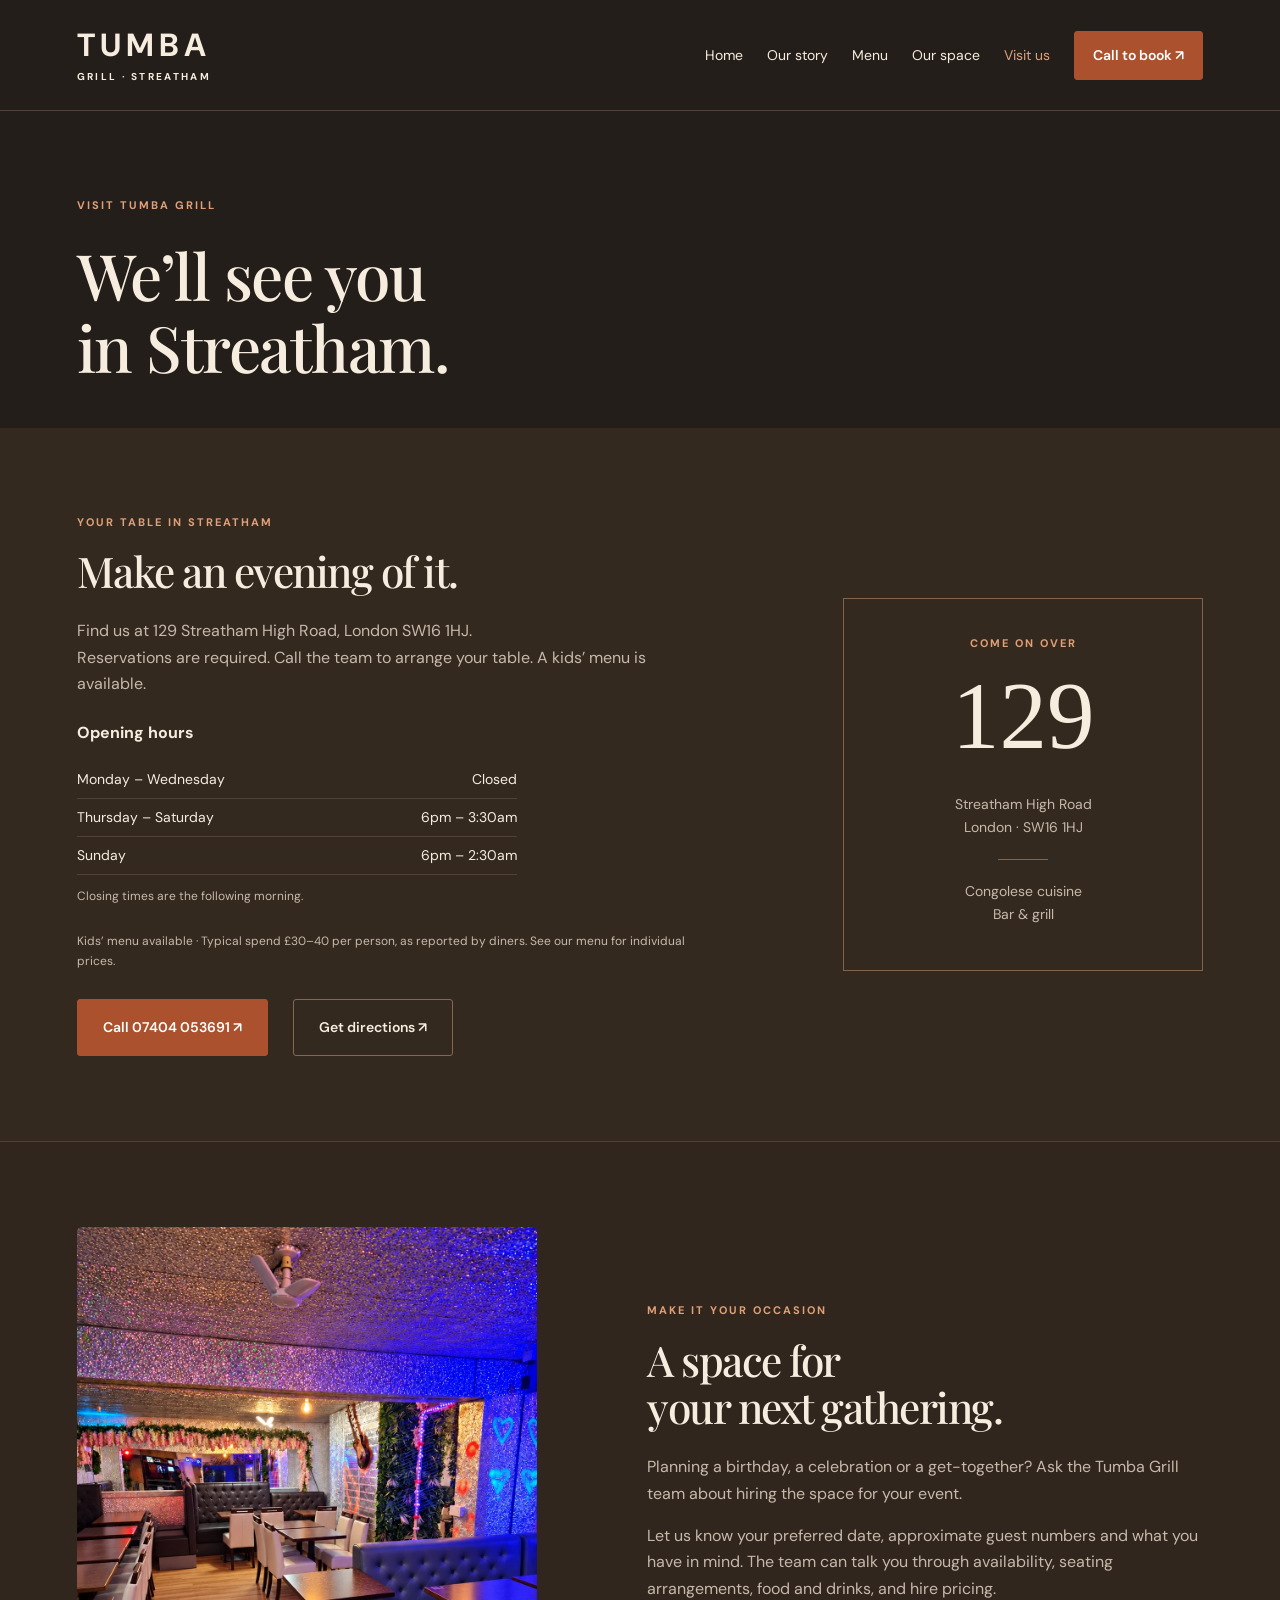
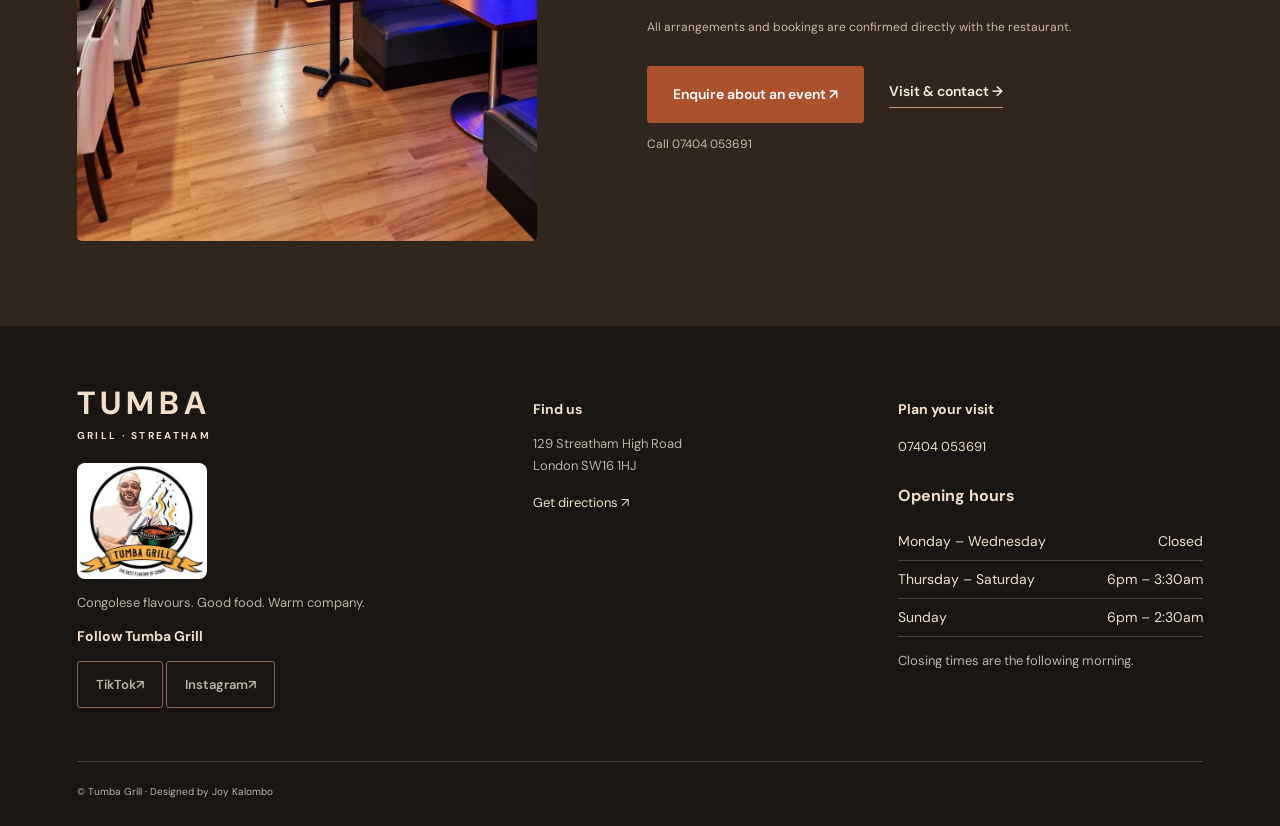
<file: contact.html>
<!DOCTYPE html>
<html lang="en">
<head>
<meta charset="utf-8">
<meta name="viewport" content="width=device-width, initial-scale=1"><title>Tumba Grill | Visit & Contact</title>
<meta name="description" content="Discover Tumba Grill, a Congolese restaurant and bar at 129 Streatham High Road, London SW16 1HJ. Explore food and drinks and plan your visit.">
<meta name="theme-color" content="#211f1b">
<link rel="stylesheet" href="css/tumba.css">
</head>
<body><a class="skip-link" href="#main">Skip to content</a>
<header><a class="brand" href="index.html">TUMBA<span>GRILL · STREATHAM</span></a><button class="nav-toggle" aria-label="Open navigation" aria-expanded="false" aria-controls="navigation">☰</button>
<nav id="navigation"><a  href="index.html">Home</a><a  href="about.html">Our story</a><a  href="menu.html">Menu</a><a href="space.html">Our space</a><a aria-current="page" href="contact.html">Visit us</a><a class="button small" href="tel:+447404053691">Call to book ↗</a>
</nav>
</header>
<main id="main">
<section class="page-heading section">
<div class="eyebrow">VISIT TUMBA GRILL</div>
<h1>We’ll see you<br>in Streatham.</h1>
</section>
<section class="visit section">
<div>
<div class="eyebrow">YOUR TABLE IN STREATHAM</div>
<h2>Make an evening of it.</h2>
<p>Find us at 129 Streatham High Road, London SW16 1HJ.<br>Reservations are required. Call the team to arrange your table. A kids’ menu is available.</p>
<div class="opening-hours"><h3>Opening hours</h3><dl><div><dt>Monday – Wednesday</dt><dd>Closed</dd></div><div><dt>Thursday – Saturday</dt><dd>6pm – 3:30am</dd></div><div><dt>Sunday</dt><dd>6pm – 2:30am</dd></div></dl><p class="hours-note">Closing times are the following morning.</p></div><p class="visit-details">Kids’ menu available · Typical spend £30–40 per person, as reported by diners. See our menu for individual prices.</p><div class="actions"><a class="button" href="tel:+447404053691">Call 07404 053691 ↗</a><a class="button outline" href="https://www.google.com/maps/search/?api=1&query=Tumba+Grill+129+Streatham+High+Road+London">Get directions ↗</a>
</div>
</div>
<div class="address-card"><span class="eyebrow">COME ON OVER</span><strong>129</strong>
<p>Streatham High Road<br>London · SW16 1HJ</p><span class="rule"></span>
<p>Congolese cuisine<br>Bar & grill</p>
</div>
</section>
<section class="section venue-events" id="events"><figure class="event-photo"><a href="img/venue-lounge-tidy.webp" data-photo="img/venue-lounge-tidy.webp" data-caption="The lounge space" aria-label="View the full lounge photo"><img src="img/venue-lounge-tidy.webp" width="900" height="1200" loading="lazy" alt="Lounge tables and upholstered seating at Tumba Grill"></a></figure><div><div class="eyebrow">MAKE IT YOUR OCCASION</div><h2>A space for<br>your next gathering.</h2><p>Planning a birthday, a celebration or a get-together? Ask the Tumba Grill team about hiring the space for your event.</p><p>Let us know your preferred date, approximate guest numbers and what you have in mind. The team can talk you through availability, seating arrangements, food and drinks, and hire pricing.</p><p class="event-note">All arrangements and bookings are confirmed directly with the restaurant.</p><div class="actions"><a class="button" href="tel:+447404053691">Enquire about an event ↗</a><a class="text-link" href="contact.html">Visit & contact →</a></div><p class="event-phone">Call 07404 053691</p></div></section></main>
<footer>
<div class="footer-grid">
<div><a class="brand" href="index.html">TUMBA<span>GRILL · STREATHAM</span></a>
<img class="restaurant-logo" src="img/tumba-logo.webp" width="150" height="134" loading="lazy" alt="Tumba Grill logo: the best flavour of Congo"><p>Congolese flavours. Good food. Warm company.</p>
<h3>Follow Tumba Grill</h3>
<p>
  <a class="button outline small" href="https://www.tiktok.com/@tumbagrill?_r=1&amp;_t=ZN-96EyTakrtkU">TikTok <span aria-hidden="true">↗</span></a>
  <a class="button outline small" href="https://www.instagram.com/tumbaagrill/">Instagram <span aria-hidden="true">↗</span></a>
</p>
</div>
<div>
<h3>Find us</h3>
<p>129 Streatham High Road<br>London SW16 1HJ</p><a href="https://www.google.com/maps/search/?api=1&query=Tumba+Grill+129+Streatham+High+Road+London">Get directions ↗</a>
</div>
<div>
<h3>Plan your visit</h3><a href="tel:+447404053691">07404 053691</a>
<div class="opening-hours"><h3>Opening hours</h3><dl><div><dt>Monday – Wednesday</dt><dd>Closed</dd></div><div><dt>Thursday – Saturday</dt><dd>6pm – 3:30am</dd></div><div><dt>Sunday</dt><dd>6pm – 2:30am</dd></div></dl><p class="hours-note">Closing times are the following morning.</p></div>
</div>
</div>
<div class="credits">© Tumba Grill · Designed by Joy Kalombo
</div>
</footer>
<script src="js/tumba.js" defer>
</script>
<dialog class="photo-dialog" aria-label="Restaurant photo viewer"><button class="photo-close" type="button" aria-label="Close photo">×</button><figure><img class="photo-full" alt=""><figcaption class="photo-caption"></figcaption></figure></dialog></body>
</html>
</file>
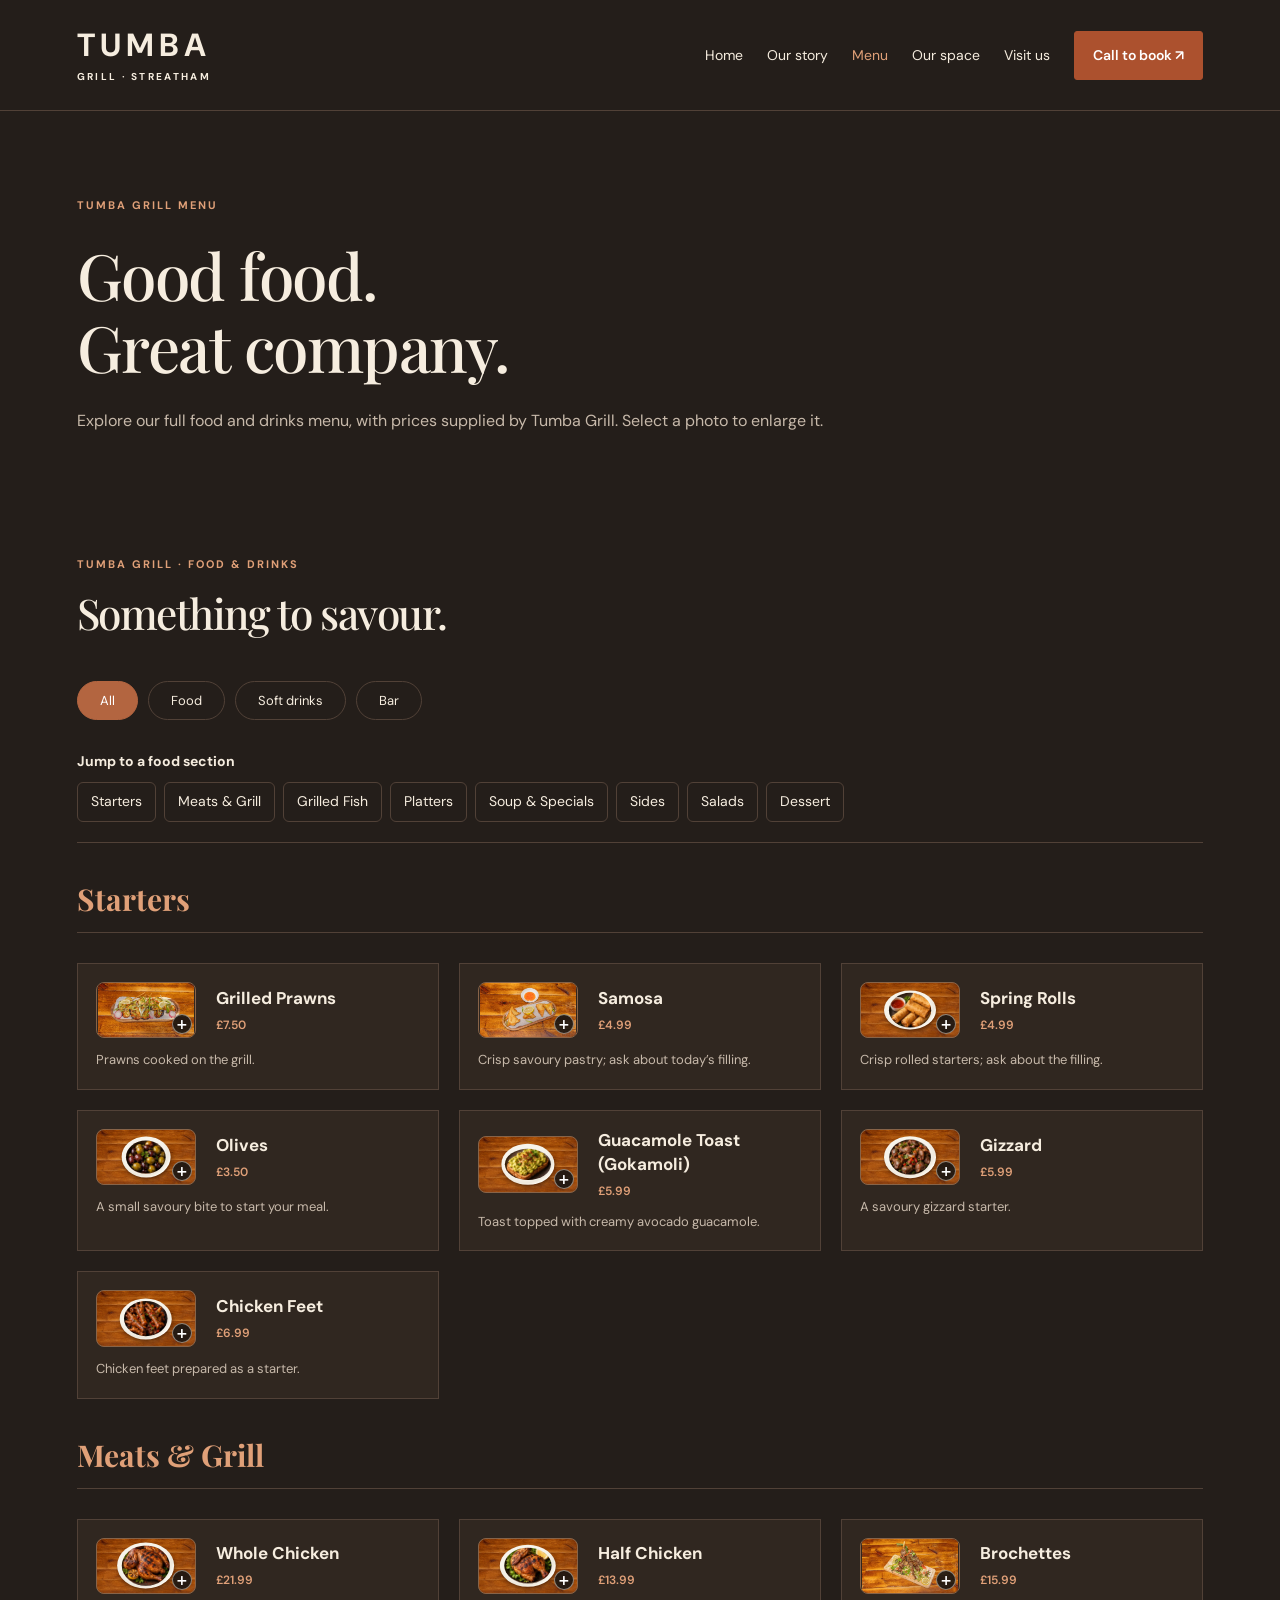
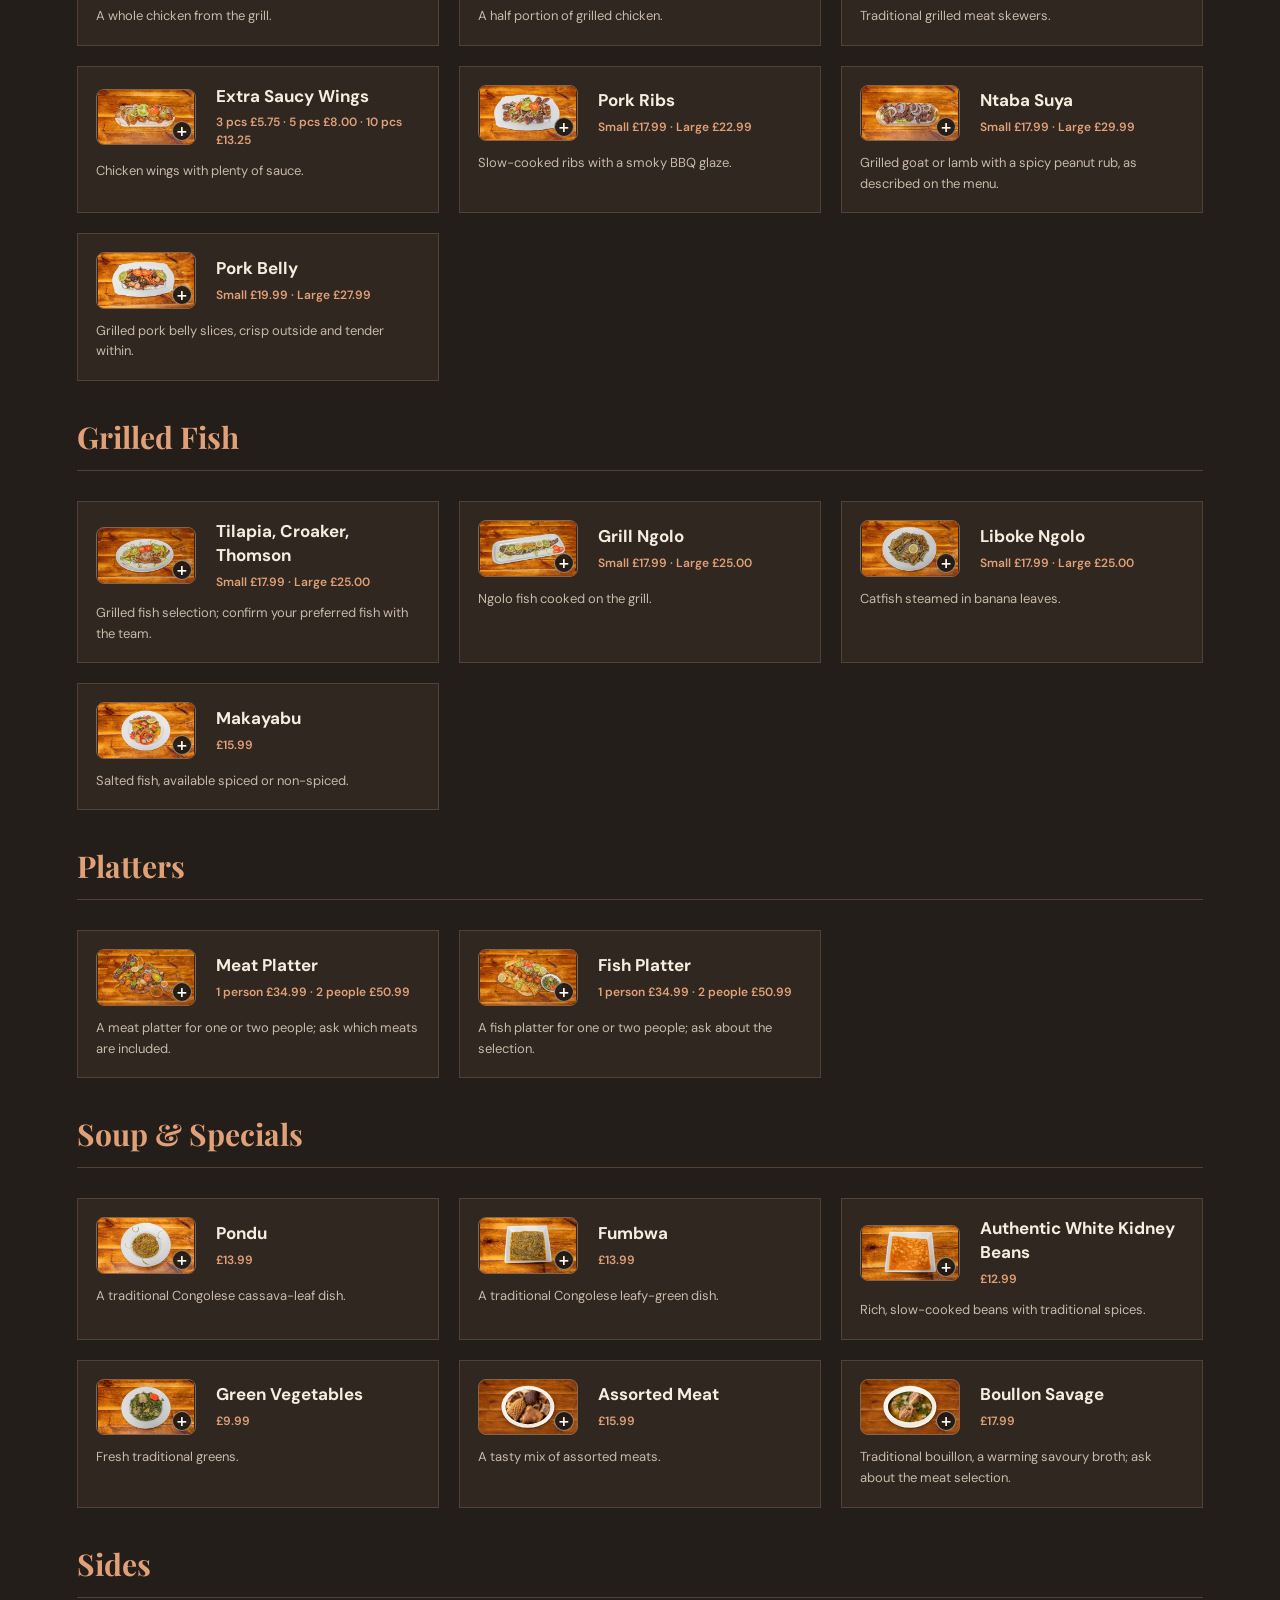
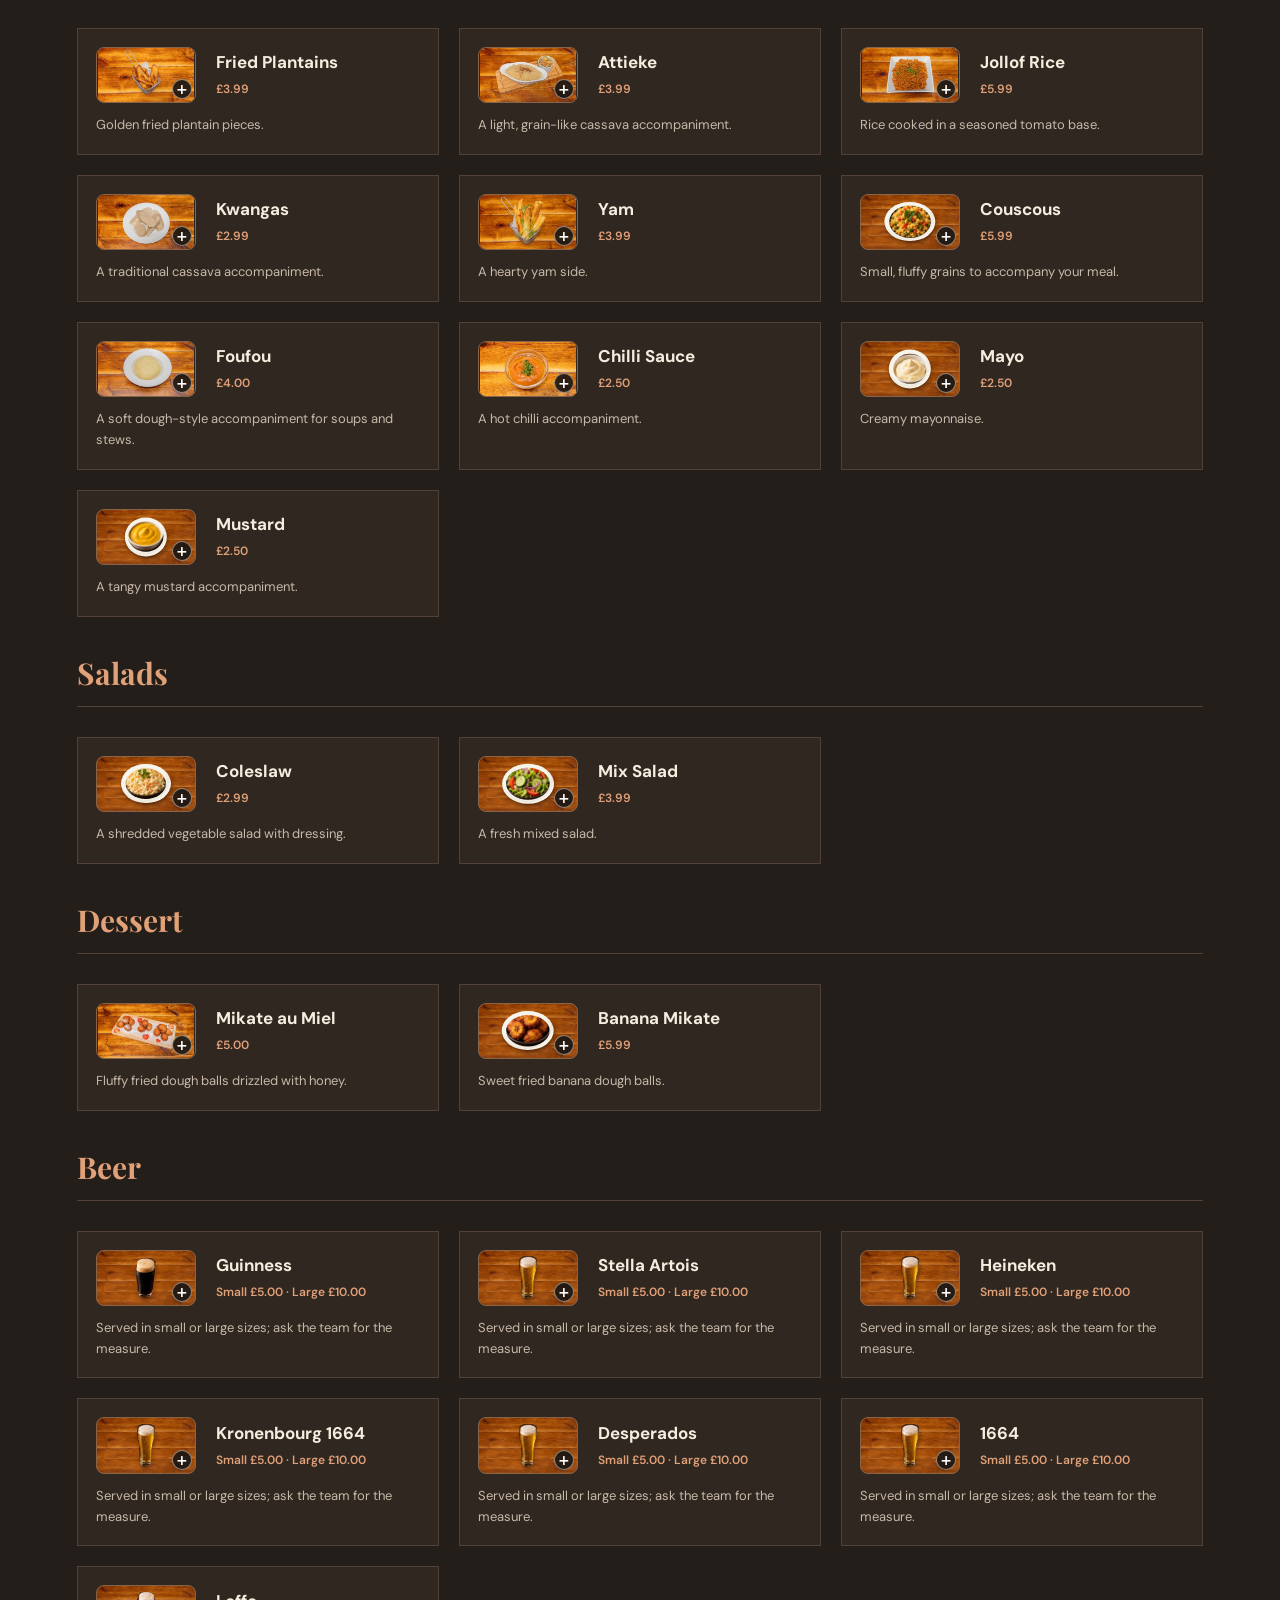
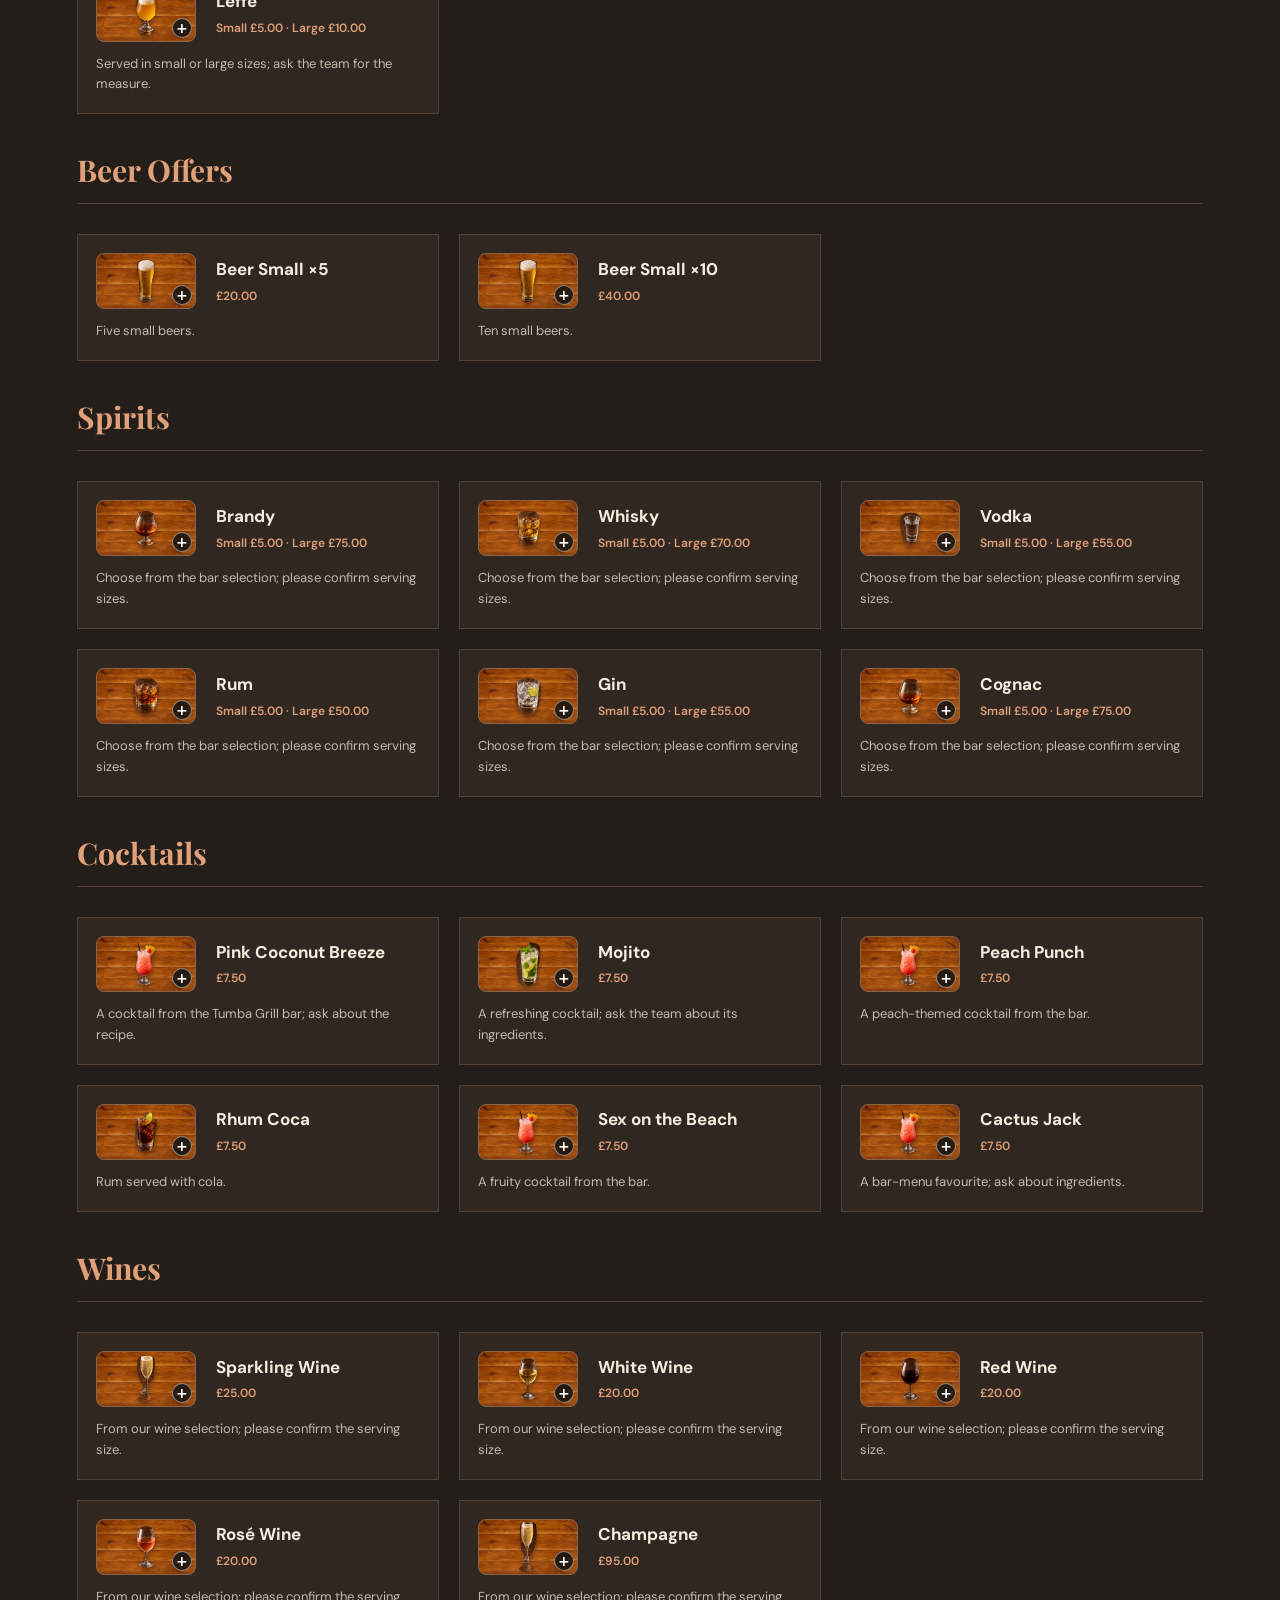
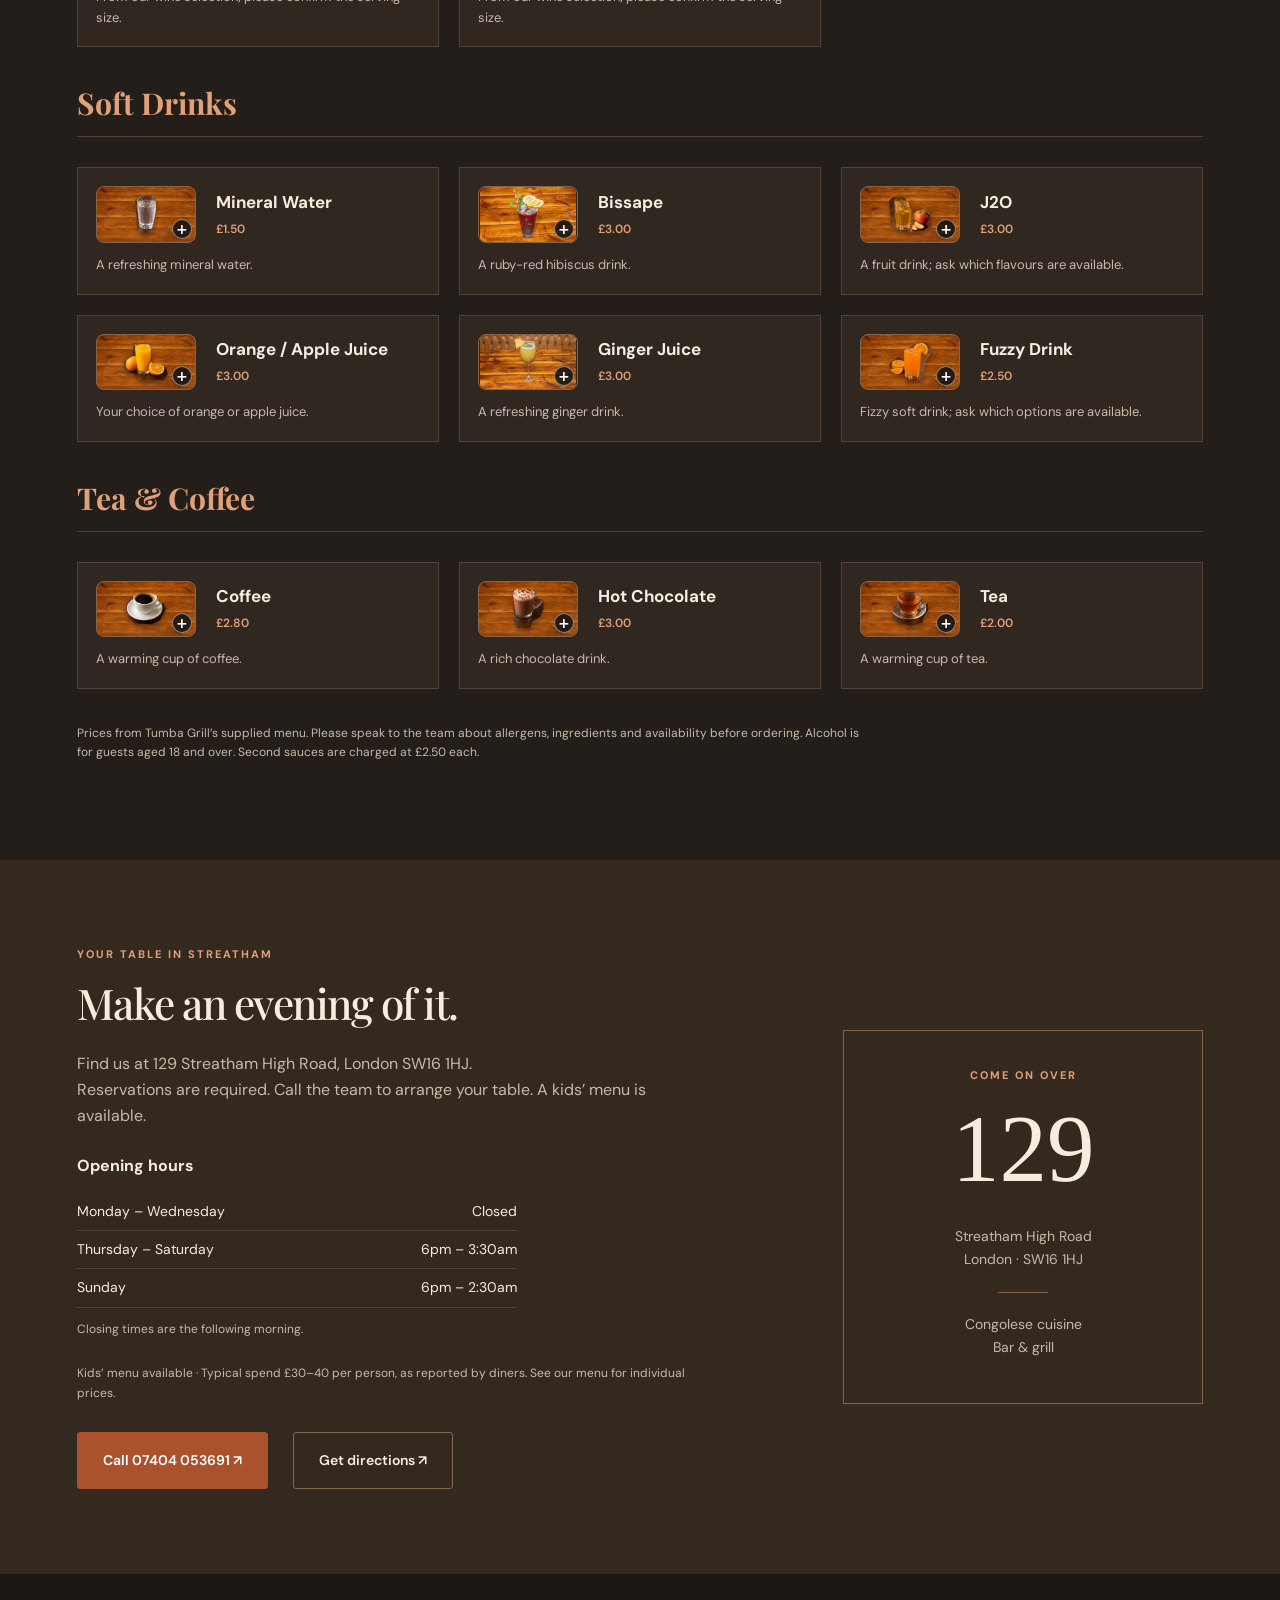
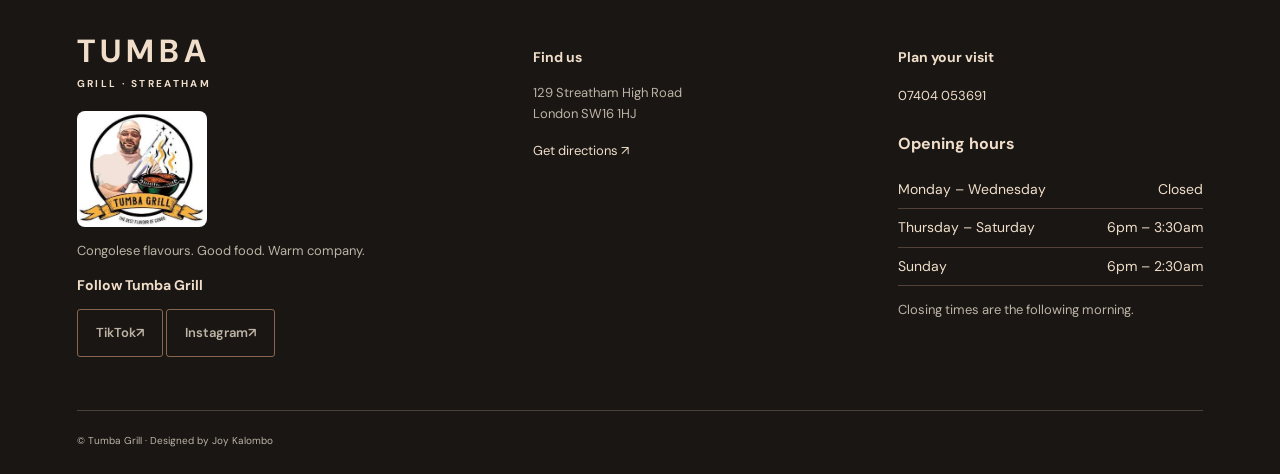
<file: menu.html>
<!DOCTYPE html>
<html lang="en">
<head>
<meta charset="utf-8">
<meta name="viewport" content="width=device-width, initial-scale=1"><title>Tumba Grill | Food & Drinks</title>
<meta name="description" content="Discover Tumba Grill, a Congolese restaurant and bar at 129 Streatham High Road, London SW16 1HJ. Explore food and drinks and plan your visit.">
<meta name="theme-color" content="#211f1b">
<link rel="stylesheet" href="css/tumba.css">
</head>
<body><a class="skip-link" href="#main">Skip to content</a>
<header><a class="brand" href="index.html">TUMBA<span>GRILL · STREATHAM</span></a><button class="nav-toggle" aria-label="Open navigation" aria-expanded="false" aria-controls="navigation">☰</button>
<nav id="navigation"><a  href="index.html">Home</a><a  href="about.html">Our story</a><a aria-current="page" href="menu.html">Menu</a><a href="space.html">Our space</a><a  href="contact.html">Visit us</a><a class="button small" href="tel:+447404053691">Call to book ↗</a>
</nav>
</header>
<main id="main">
<section class="page-heading section">
<div class="eyebrow">TUMBA GRILL MENU</div>
<h1>Good food.<br>Great company.</h1>
<p>Explore our full food and drinks menu, with prices supplied by Tumba Grill. Select a photo to enlarge it.</p>
</section>
<section class="section" id="menu"><div class="section-top"><div><div class="eyebrow">TUMBA GRILL · FOOD & DRINKS</div><h2>Something to savour.</h2></div></div><div class="filters" role="group" aria-label="Filter menu"><button class="selected" data-filter="all" aria-pressed="true">All</button><button data-filter="food" aria-pressed="false">Food</button><button data-filter="drinks" aria-pressed="false">Soft drinks</button><button data-filter="bar" aria-pressed="false">Bar</button></div>
<div class="food-section-links" role="navigation" aria-label="Food menu sections" data-category="food">
  <p class="food-section-links-title">Jump to a food section</p>
  <ul>
    <li><a href="#starters">Starters</a></li>
    <li><a href="#meats-grill">Meats &amp; Grill</a></li>
    <li><a href="#grilled-fish">Grilled Fish</a></li>
    <li><a href="#platters">Platters</a></li>
    <li><a href="#soup-specials">Soup &amp; Specials</a></li>
    <li><a href="#sides">Sides</a></li>
    <li><a href="#salads">Salads</a></li>
    <li><a href="#dessert">Dessert</a></li>
  </ul>
</div>
<section class="menu-group" data-category="food"><h3 class="menu-group-title" id="starters" tabindex="-1">Starters</h3><div class="menu-grid"><article class="menu-card" data-category="food"><a class="dish-photo-link menu-photo-link" href="img/TumbaGrill_Prawn.webp" data-photo="img/TumbaGrill_Prawn.webp" aria-label="Enlarge Grilled prawns with lemon and sliced vegetables"><img class="menu-thumbnail menu-thumbnail--restaurant" src="img/TumbaGrill_Prawn.webp" width="672" height="378" loading="lazy" alt="Grilled prawns with lemon and sliced vegetables"></a><div class="dish-title"><h3>Grilled Prawns</h3><span>£7.50</span></div><p>Prawns cooked on the grill.</p></article><article class="menu-card" data-category="food"><a class="dish-photo-link menu-photo-link" href="img/TumbaGrill_Samosa.webp" data-photo="img/TumbaGrill_Samosa.webp" aria-label="Enlarge Golden samosas with a dipping sauce"><img class="menu-thumbnail menu-thumbnail--restaurant" src="img/TumbaGrill_Samosa.webp" width="672" height="378" loading="lazy" alt="Golden samosas with a dipping sauce"></a><div class="dish-title"><h3>Samosa</h3><span>£4.99</span></div><p>Crisp savoury pastry; ask about today’s filling.</p></article><article class="menu-card" data-category="food"><a class="dish-photo-link menu-photo-link" href="img/s0-2.webp" data-photo="img/s0-2.webp" aria-label="Enlarge Spring Rolls"><span class="menu-thumbnail photo-frame stock-dish dish-s0-2"><span class="photo-subject"><img src="img/s0-2.webp" width="84" height="84" loading="lazy" alt="Spring Rolls"></span></span></a><div class="dish-title"><h3>Spring Rolls</h3><span>£4.99</span></div><p>Crisp rolled starters; ask about the filling.</p></article><article class="menu-card" data-category="food"><a class="dish-photo-link menu-photo-link" href="img/s0-3.webp" data-photo="img/s0-3.webp" aria-label="Enlarge Olives"><span class="menu-thumbnail photo-frame stock-dish dish-s0-3"><span class="photo-subject"><img src="img/s0-3.webp" width="84" height="84" loading="lazy" alt="Olives"></span></span></a><div class="dish-title"><h3>Olives</h3><span>£3.50</span></div><p>A small savoury bite to start your meal.</p></article><article class="menu-card" data-category="food"><a class="dish-photo-link menu-photo-link" href="img/s0-4.webp" data-photo="img/s0-4.webp" aria-label="Enlarge Guacamole Toast (Gokamoli)"><span class="menu-thumbnail photo-frame stock-dish dish-s0-4"><span class="photo-subject"><img src="img/s0-4.webp" width="84" height="84" loading="lazy" alt="Guacamole Toast (Gokamoli)"></span></span></a><div class="dish-title"><h3>Guacamole Toast (Gokamoli)</h3><span>£5.99</span></div><p>Toast topped with creamy avocado guacamole.</p></article><article class="menu-card" data-category="food"><a class="dish-photo-link menu-photo-link" href="img/s0-5.webp" data-photo="img/s0-5.webp" aria-label="Enlarge Gizzard"><span class="menu-thumbnail photo-frame stock-dish dish-s0-5"><span class="photo-subject"><img src="img/s0-5.webp" width="84" height="84" loading="lazy" alt="Gizzard"></span></span></a><div class="dish-title"><h3>Gizzard</h3><span>£5.99</span></div><p>A savoury gizzard starter.</p></article><article class="menu-card" data-category="food"><a class="dish-photo-link menu-photo-link" href="img/s0-6.webp" data-photo="img/s0-6.webp" aria-label="Enlarge Chicken Feet"><span class="menu-thumbnail photo-frame stock-dish dish-s0-6"><span class="photo-subject"><img src="img/s0-6.webp" width="84" height="84" loading="lazy" alt="Chicken Feet"></span></span></a><div class="dish-title"><h3>Chicken Feet</h3><span>£6.99</span></div><p>Chicken feet prepared as a starter.</p></article></div></section><section class="menu-group" data-category="food"><h3 class="menu-group-title" id="meats-grill" tabindex="-1">Meats & Grill</h3><div class="menu-grid"><article class="menu-card" data-category="food"><a class="dish-photo-link menu-photo-link" href="img/s0-7.webp" data-photo="img/s0-7.webp" aria-label="Enlarge Whole Chicken"><span class="menu-thumbnail photo-frame stock-dish dish-s0-7"><span class="photo-subject"><img src="img/s0-7.webp" width="84" height="84" loading="lazy" alt="Whole Chicken"></span></span></a><div class="dish-title"><h3>Whole Chicken</h3><span>£21.99</span></div><p>A whole chicken from the grill.</p></article><article class="menu-card" data-category="food"><a class="dish-photo-link menu-photo-link" href="img/s0-8.webp" data-photo="img/s0-8.webp" aria-label="Enlarge Half Chicken"><span class="menu-thumbnail photo-frame stock-dish dish-s0-8"><span class="photo-subject"><img src="img/s0-8.webp" width="84" height="84" loading="lazy" alt="Half Chicken"></span></span></a><div class="dish-title"><h3>Half Chicken</h3><span>£13.99</span></div><p>A half portion of grilled chicken.</p></article><article class="menu-card" data-category="food"><a class="dish-photo-link menu-photo-link" href="img/TumbaGrill_Skewers.webp" data-photo="img/TumbaGrill_Skewers.webp" aria-label="Enlarge Grilled meat skewers on a wooden serving board"><img class="menu-thumbnail menu-thumbnail--restaurant" src="img/TumbaGrill_Skewers.webp" width="672" height="378" loading="lazy" alt="Grilled meat skewers on a wooden serving board"></a><div class="dish-title"><h3>Brochettes</h3><span>£15.99</span></div><p>Traditional grilled meat skewers.</p></article><article class="menu-card" data-category="food"><a class="dish-photo-link menu-photo-link" href="img/TumbaGrill_Wings.webp" data-photo="img/TumbaGrill_Wings.webp" aria-label="Enlarge Chicken wings garnished with sliced tomato and onion"><img class="menu-thumbnail menu-thumbnail--restaurant" src="img/TumbaGrill_Wings.webp" width="672" height="378" loading="lazy" alt="Chicken wings garnished with sliced tomato and onion"></a><div class="dish-title"><h3>Extra Saucy Wings</h3><span>3 pcs £5.75 · 5 pcs £8.00 · 10 pcs £13.25</span></div><p>Chicken wings with plenty of sauce.</p></article><article class="menu-card" data-category="food"><a class="dish-photo-link menu-photo-link" href="img/TumbaGrill_PorkRibs.webp" data-photo="img/TumbaGrill_PorkRibs.webp" aria-label="Enlarge Grilled pork ribs with tomato and greens"><img class="menu-thumbnail menu-thumbnail--restaurant" src="img/TumbaGrill_PorkRibs.webp" width="672" height="378" loading="lazy" alt="Grilled pork ribs with tomato and greens"></a><div class="dish-title"><h3>Pork Ribs</h3><span>Small £17.99 · Large £22.99</span></div><p>Slow-cooked ribs with a smoky BBQ glaze.</p></article><article class="menu-card" data-category="food"><a class="dish-photo-link menu-photo-link" href="img/TumbaGrill_Ntaba.webp" data-photo="img/TumbaGrill_Ntaba.webp" aria-label="Enlarge Grilled ntaba with sliced red onion"><img class="menu-thumbnail menu-thumbnail--restaurant" src="img/TumbaGrill_Ntaba.webp" width="672" height="378" loading="lazy" alt="Grilled ntaba with sliced red onion"></a><div class="dish-title"><h3>Ntaba Suya</h3><span>Small £17.99 · Large £29.99</span></div><p>Grilled goat or lamb with a spicy peanut rub, as described on the menu.</p></article><article class="menu-card" data-category="food"><a class="dish-photo-link menu-photo-link" href="img/TumbaGrill_PorkBelly.webp" data-photo="img/TumbaGrill_PorkBelly.webp" aria-label="Enlarge Grilled pork belly with sliced tomato and peppers"><img class="menu-thumbnail menu-thumbnail--restaurant" src="img/TumbaGrill_PorkBelly.webp" width="672" height="378" loading="lazy" alt="Grilled pork belly with sliced tomato and peppers"></a><div class="dish-title"><h3>Pork Belly</h3><span>Small £19.99 · Large £27.99</span></div><p>Grilled pork belly slices, crisp outside and tender within.</p></article></div></section><section class="menu-group" data-category="food"><h3 class="menu-group-title" id="grilled-fish" tabindex="-1">Grilled Fish</h3><div class="menu-grid"><article class="menu-card" data-category="food"><a class="dish-photo-link menu-photo-link" href="img/TumbaGrill_Tilapia.webp" data-photo="img/TumbaGrill_Tilapia.webp" aria-label="Enlarge Whole grilled tilapia from Tumba Grill’s fish selection"><img class="menu-thumbnail menu-thumbnail--restaurant" src="img/TumbaGrill_Tilapia.webp" width="672" height="378" loading="lazy" alt="Whole grilled tilapia from Tumba Grill’s fish selection"></a><div class="dish-title"><h3>Tilapia, Croaker, Thomson</h3><span>Small £17.99 · Large £25.00</span></div><p>Grilled fish selection; confirm your preferred fish with the team.</p></article><article class="menu-card" data-category="food"><a class="dish-photo-link menu-photo-link" href="img/TumbaGrill_GrillNgolo.webp" data-photo="img/TumbaGrill_GrillNgolo.webp" aria-label="Enlarge Whole grilled ngolo with lemon on a white platter"><img class="menu-thumbnail menu-thumbnail--restaurant" src="img/TumbaGrill_GrillNgolo.webp" width="672" height="378" loading="lazy" alt="Whole grilled ngolo with lemon on a white platter"></a><div class="dish-title"><h3>Grill Ngolo</h3><span>Small £17.99 · Large £25.00</span></div><p>Ngolo fish cooked on the grill.</p></article><article class="menu-card" data-category="food"><a class="dish-photo-link menu-photo-link" href="img/TumbaGrill_LibokeNgolo.webp" data-photo="img/TumbaGrill_LibokeNgolo.webp" aria-label="Enlarge Leaf-wrapped ngolo with a slice of lemon"><img class="menu-thumbnail menu-thumbnail--restaurant" src="img/TumbaGrill_LibokeNgolo.webp" width="672" height="378" loading="lazy" alt="Leaf-wrapped ngolo with a slice of lemon"></a><div class="dish-title"><h3>Liboke Ngolo</h3><span>Small £17.99 · Large £25.00</span></div><p>Catfish steamed in banana leaves.</p></article><article class="menu-card" data-category="food"><a class="dish-photo-link menu-photo-link" href="img/TumbaGrill_Makayabu.webp" data-photo="img/TumbaGrill_Makayabu.webp" aria-label="Enlarge Makayabu served with peppers, onions and lemon"><img class="menu-thumbnail menu-thumbnail--restaurant" src="img/TumbaGrill_Makayabu.webp" width="672" height="378" loading="lazy" alt="Makayabu served with peppers, onions and lemon"></a><div class="dish-title"><h3>Makayabu</h3><span>£15.99</span></div><p>Salted fish, available spiced or non-spiced.</p></article></div></section><section class="menu-group" data-category="food"><h3 class="menu-group-title" id="platters" tabindex="-1">Platters</h3><div class="menu-grid"><article class="menu-card" data-category="food"><a class="dish-photo-link menu-photo-link" href="img/TumbaGrill_MeatPlatter.webp" data-photo="img/TumbaGrill_MeatPlatter.webp" aria-label="Enlarge Mixed grilled meats and accompaniments on a sharing platter"><img class="menu-thumbnail menu-thumbnail--restaurant" src="img/TumbaGrill_MeatPlatter.webp" width="672" height="378" loading="lazy" alt="Mixed grilled meats and accompaniments on a sharing platter"></a><div class="dish-title"><h3>Meat Platter</h3><span>1 person £34.99 · 2 people £50.99</span></div><p>A meat platter for one or two people; ask which meats are included.</p></article><article class="menu-card" data-category="food"><a class="dish-photo-link menu-photo-link" href="img/TumbaGrill_FishPlatter.webp" data-photo="img/TumbaGrill_FishPlatter.webp" aria-label="Enlarge Tumba Grill’s full fish sharing platter with sides"><img class="menu-thumbnail menu-thumbnail--restaurant" src="img/TumbaGrill_FishPlatter.webp" width="672" height="378" loading="lazy" alt="Tumba Grill’s full fish sharing platter with sides"></a><div class="dish-title"><h3>Fish Platter</h3><span>1 person £34.99 · 2 people £50.99</span></div><p>A fish platter for one or two people; ask about the selection.</p></article></div></section><section class="menu-group" data-category="food"><h3 class="menu-group-title" id="soup-specials" tabindex="-1">Soup & Specials</h3><div class="menu-grid"><article class="menu-card" data-category="food"><a class="dish-photo-link menu-photo-link" href="img/TumbaGrill_Pondu.webp" data-photo="img/TumbaGrill_Pondu.webp" aria-label="Enlarge Congolese cassava leaves served on a white plate"><img class="menu-thumbnail menu-thumbnail--restaurant" src="img/TumbaGrill_Pondu.webp" width="672" height="378" loading="lazy" alt="Congolese cassava leaves served on a white plate"></a><div class="dish-title"><h3>Pondu</h3><span>£13.99</span></div><p>A traditional Congolese cassava-leaf dish.</p></article><article class="menu-card" data-category="food"><a class="dish-photo-link menu-photo-link" href="img/TumbaGrill_Fumbwa.webp" data-photo="img/TumbaGrill_Fumbwa.webp" aria-label="Enlarge Fumbwa served in a square white dish"><img class="menu-thumbnail menu-thumbnail--restaurant" src="img/TumbaGrill_Fumbwa.webp" width="672" height="378" loading="lazy" alt="Fumbwa served in a square white dish"></a><div class="dish-title"><h3>Fumbwa</h3><span>£13.99</span></div><p>A traditional Congolese leafy-green dish.</p></article><article class="menu-card" data-category="food"><a class="dish-photo-link menu-photo-link" href="img/TumbaGrill_Madesu.webp" data-photo="img/TumbaGrill_Madesu.webp" aria-label="Enlarge White kidney beans in sauce, known as madesu"><img class="menu-thumbnail menu-thumbnail--restaurant" src="img/TumbaGrill_Madesu.webp" width="672" height="378" loading="lazy" alt="White kidney beans in sauce, known as madesu"></a><div class="dish-title"><h3>Authentic White Kidney Beans</h3><span>£12.99</span></div><p>Rich, slow-cooked beans with traditional spices.</p></article><article class="menu-card" data-category="food"><a class="dish-photo-link menu-photo-link" href="img/TumbaGrill_GreenVegetables.webp" data-photo="img/TumbaGrill_GreenVegetables.webp" aria-label="Enlarge Cooked green vegetables served with tomato"><img class="menu-thumbnail menu-thumbnail--restaurant" src="img/TumbaGrill_GreenVegetables.webp" width="672" height="378" loading="lazy" alt="Cooked green vegetables served with tomato"></a><div class="dish-title"><h3>Green Vegetables</h3><span>£9.99</span></div><p>Fresh traditional greens.</p></article><article class="menu-card" data-category="food"><a class="dish-photo-link menu-photo-link" href="img/s1-8.webp" data-photo="img/s1-8.webp" aria-label="Enlarge Assorted Meat"><span class="menu-thumbnail photo-frame stock-dish dish-s1-8"><span class="photo-subject"><img src="img/s1-8.webp" width="84" height="84" loading="lazy" alt="Assorted Meat"></span></span></a><div class="dish-title"><h3>Assorted Meat</h3><span>£15.99</span></div><p>A tasty mix of assorted meats.</p></article><article class="menu-card" data-category="food"><a class="dish-photo-link menu-photo-link" href="img/s1-10.webp" data-photo="img/s1-10.webp" aria-label="Enlarge Boullon Savage"><span class="menu-thumbnail photo-frame stock-dish dish-s1-10"><span class="photo-subject"><img src="img/s1-10.webp" width="84" height="84" loading="lazy" alt="Boullon Savage"></span></span></a><div class="dish-title"><h3>Boullon Savage</h3><span>£17.99</span></div><p>Traditional bouillon, a warming savoury broth; ask about the meat selection.</p></article></div></section><section class="menu-group" data-category="food"><h3 class="menu-group-title" id="sides" tabindex="-1">Sides</h3><div class="menu-grid"><article class="menu-card" data-category="food"><a class="dish-photo-link menu-photo-link" href="img/TumbaGrill_Plantain.webp" data-photo="img/TumbaGrill_Plantain.webp" aria-label="Enlarge Golden fried plantain in a serving basket"><img class="menu-thumbnail menu-thumbnail--restaurant" src="img/TumbaGrill_Plantain.webp" width="672" height="378" loading="lazy" alt="Golden fried plantain in a serving basket"></a><div class="dish-title"><h3>Fried Plantains</h3><span>£3.99</span></div><p>Golden fried plantain pieces.</p></article><article class="menu-card" data-category="food"><a class="dish-photo-link menu-photo-link" href="img/TumbaGrill_Attieke.webp" data-photo="img/TumbaGrill_Attieke.webp" aria-label="Enlarge Attiéké with a side of vegetables"><img class="menu-thumbnail menu-thumbnail--restaurant" src="img/TumbaGrill_Attieke.webp" width="672" height="378" loading="lazy" alt="Attiéké with a side of vegetables"></a><div class="dish-title"><h3>Attieke</h3><span>£3.99</span></div><p>A light, grain-like cassava accompaniment.</p></article><article class="menu-card" data-category="food"><a class="dish-photo-link menu-photo-link" href="img/TumbaGrill_Jollof.webp" data-photo="img/TumbaGrill_Jollof.webp" aria-label="Enlarge Jollof rice in a square white bowl"><img class="menu-thumbnail menu-thumbnail--restaurant" src="img/TumbaGrill_Jollof.webp" width="672" height="378" loading="lazy" alt="Jollof rice in a square white bowl"></a><div class="dish-title"><h3>Jollof Rice</h3><span>£5.99</span></div><p>Rice cooked in a seasoned tomato base.</p></article><article class="menu-card" data-category="food"><a class="dish-photo-link menu-photo-link" href="img/TumbaGrill_Kwangas.webp" data-photo="img/TumbaGrill_Kwangas.webp" aria-label="Enlarge Slices of kwanga on a white plate"><img class="menu-thumbnail menu-thumbnail--restaurant" src="img/TumbaGrill_Kwangas.webp" width="672" height="378" loading="lazy" alt="Slices of kwanga on a white plate"></a><div class="dish-title"><h3>Kwangas</h3><span>£2.99</span></div><p>A traditional cassava accompaniment.</p></article><article class="menu-card" data-category="food"><a class="dish-photo-link menu-photo-link" href="img/TumbaGrill_Yam.webp" data-photo="img/TumbaGrill_Yam.webp" aria-label="Enlarge Fried yam wedges in a serving basket"><img class="menu-thumbnail menu-thumbnail--restaurant" src="img/TumbaGrill_Yam.webp" width="672" height="378" loading="lazy" alt="Fried yam wedges in a serving basket"></a><div class="dish-title"><h3>Yam</h3><span>£3.99</span></div><p>A hearty yam side.</p></article><article class="menu-card" data-category="food"><a class="dish-photo-link menu-photo-link" href="img/s2-0.webp" data-photo="img/s2-0.webp" aria-label="Enlarge Couscous"><span class="menu-thumbnail photo-frame stock-dish dish-s2-0"><span class="photo-subject"><img src="img/s2-0.webp" width="84" height="84" loading="lazy" alt="Couscous"></span></span></a><div class="dish-title"><h3>Couscous</h3><span>£5.99</span></div><p>Small, fluffy grains to accompany your meal.</p></article><article class="menu-card" data-category="food"><a class="dish-photo-link menu-photo-link" href="img/TumbaGrill_FouFou.webp" data-photo="img/TumbaGrill_FouFou.webp" aria-label="Enlarge Foufou served on a white plate"><img class="menu-thumbnail menu-thumbnail--restaurant" src="img/TumbaGrill_FouFou.webp" width="672" height="378" loading="lazy" alt="Foufou served on a white plate"></a><div class="dish-title"><h3>Foufou</h3><span>£4.00</span></div><p>A soft dough-style accompaniment for soups and stews.</p></article><article class="menu-card" data-category="food"><a class="dish-photo-link menu-photo-link" href="img/TumbaGrill_ChiliSauce.webp" data-photo="img/TumbaGrill_ChiliSauce.webp" aria-label="Enlarge Tumba Grill’s chilli sauce in a glass bowl"><img class="menu-thumbnail menu-thumbnail--restaurant" src="img/TumbaGrill_ChiliSauce.webp" width="672" height="378" loading="lazy" alt="Tumba Grill’s chilli sauce in a glass bowl"></a><div class="dish-title"><h3>Chilli Sauce</h3><span>£2.50</span></div><p>A hot chilli accompaniment.</p></article><article class="menu-card" data-category="food"><a class="dish-photo-link menu-photo-link" href="img/s2-3.webp" data-photo="img/s2-3.webp" aria-label="Enlarge Mayo"><span class="menu-thumbnail photo-frame stock-dish dish-s2-3"><span class="photo-subject"><img src="img/s2-3.webp" width="84" height="84" loading="lazy" alt="Mayo"></span></span></a><div class="dish-title"><h3>Mayo</h3><span>£2.50</span></div><p>Creamy mayonnaise.</p></article><article class="menu-card" data-category="food"><a class="dish-photo-link menu-photo-link" href="img/s2-4.webp" data-photo="img/s2-4.webp" aria-label="Enlarge Mustard"><span class="menu-thumbnail photo-frame stock-dish dish-s2-4"><span class="photo-subject"><img src="img/s2-4.webp" width="84" height="84" loading="lazy" alt="Mustard"></span></span></a><div class="dish-title"><h3>Mustard</h3><span>£2.50</span></div><p>A tangy mustard accompaniment.</p></article></div></section><section class="menu-group" data-category="food"><h3 class="menu-group-title" id="salads" tabindex="-1">Salads</h3><div class="menu-grid"><article class="menu-card" data-category="food"><a class="dish-photo-link menu-photo-link" href="img/s2-5.webp" data-photo="img/s2-5.webp" aria-label="Enlarge Coleslaw"><span class="menu-thumbnail photo-frame stock-dish dish-s2-5"><span class="photo-subject"><img src="img/s2-5.webp" width="84" height="84" loading="lazy" alt="Coleslaw"></span></span></a><div class="dish-title"><h3>Coleslaw</h3><span>£2.99</span></div><p>A shredded vegetable salad with dressing.</p></article><article class="menu-card" data-category="food"><a class="dish-photo-link menu-photo-link" href="img/s2-6.webp" data-photo="img/s2-6.webp" aria-label="Enlarge Mix Salad"><span class="menu-thumbnail photo-frame stock-dish dish-s2-6"><span class="photo-subject"><img src="img/s2-6.webp" width="84" height="84" loading="lazy" alt="Mix Salad"></span></span></a><div class="dish-title"><h3>Mix Salad</h3><span>£3.99</span></div><p>A fresh mixed salad.</p></article></div></section><section class="menu-group" data-category="food"><h3 class="menu-group-title" id="dessert" tabindex="-1">Dessert</h3><div class="menu-grid"><article class="menu-card" data-category="food"><a class="dish-photo-link menu-photo-link" href="img/TumbaGrill_PufPuf.webp" data-photo="img/TumbaGrill_PufPuf.webp" aria-label="Enlarge Golden mikate served on a wooden board"><img class="menu-thumbnail menu-thumbnail--restaurant" src="img/TumbaGrill_PufPuf.webp" width="672" height="378" loading="lazy" alt="Golden mikate served on a wooden board"></a><div class="dish-title"><h3>Mikate au Miel</h3><span>£5.00</span></div><p>Fluffy fried dough balls drizzled with honey.</p></article><article class="menu-card" data-category="food"><a class="dish-photo-link menu-photo-link" href="img/s2-8.webp" data-photo="img/s2-8.webp" aria-label="Enlarge Banana Mikate"><span class="menu-thumbnail photo-frame stock-dish dish-s2-8"><span class="photo-subject"><img src="img/s2-8.webp" width="84" height="84" loading="lazy" alt="Banana Mikate"></span></span></a><div class="dish-title"><h3>Banana Mikate</h3><span>£5.99</span></div><p>Sweet fried banana dough balls.</p></article></div></section><section class="menu-group" data-category="bar"><h3 class="menu-group-title">Beer</h3><div class="menu-grid"><article class="menu-card" data-category="bar"><a class="dish-photo-link menu-photo-link" href="img/s3-0.webp" data-photo="img/s3-0.webp" aria-label="Enlarge Guinness"><span class="menu-thumbnail photo-frame stock-drink dish-s3-0"><span class="photo-subject"><img src="img/s3-0.webp" width="84" height="84" loading="lazy" alt="Guinness"></span></span></a><div class="dish-title"><h3>Guinness</h3><span>Small £5.00 · Large £10.00</span></div><p>Served in small or large sizes; ask the team for the measure.</p></article><article class="menu-card" data-category="bar"><a class="dish-photo-link menu-photo-link" href="img/s3-1.webp" data-photo="img/s3-1.webp" aria-label="Enlarge Stella Artois"><span class="menu-thumbnail photo-frame stock-drink dish-s3-1"><span class="photo-subject"><img src="img/s3-1.webp" width="84" height="84" loading="lazy" alt="Stella Artois"></span></span></a><div class="dish-title"><h3>Stella Artois</h3><span>Small £5.00 · Large £10.00</span></div><p>Served in small or large sizes; ask the team for the measure.</p></article><article class="menu-card" data-category="bar"><a class="dish-photo-link menu-photo-link" href="img/s3-1.webp" data-photo="img/s3-1.webp" aria-label="Enlarge Heineken"><span class="menu-thumbnail photo-frame stock-drink dish-s3-1"><span class="photo-subject"><img src="img/s3-1.webp" width="84" height="84" loading="lazy" alt="Heineken"></span></span></a><div class="dish-title"><h3>Heineken</h3><span>Small £5.00 · Large £10.00</span></div><p>Served in small or large sizes; ask the team for the measure.</p></article><article class="menu-card" data-category="bar"><a class="dish-photo-link menu-photo-link" href="img/s3-1.webp" data-photo="img/s3-1.webp" aria-label="Enlarge Kronenbourg 1664"><span class="menu-thumbnail photo-frame stock-drink dish-s3-1"><span class="photo-subject"><img src="img/s3-1.webp" width="84" height="84" loading="lazy" alt="Kronenbourg 1664"></span></span></a><div class="dish-title"><h3>Kronenbourg 1664</h3><span>Small £5.00 · Large £10.00</span></div><p>Served in small or large sizes; ask the team for the measure.</p></article><article class="menu-card" data-category="bar"><a class="dish-photo-link menu-photo-link" href="img/s3-1.webp" data-photo="img/s3-1.webp" aria-label="Enlarge Desperados"><span class="menu-thumbnail photo-frame stock-drink dish-s3-1"><span class="photo-subject"><img src="img/s3-1.webp" width="84" height="84" loading="lazy" alt="Desperados"></span></span></a><div class="dish-title"><h3>Desperados</h3><span>Small £5.00 · Large £10.00</span></div><p>Served in small or large sizes; ask the team for the measure.</p></article><article class="menu-card" data-category="bar"><a class="dish-photo-link menu-photo-link" href="img/s3-1.webp" data-photo="img/s3-1.webp" aria-label="Enlarge 1664"><span class="menu-thumbnail photo-frame stock-drink dish-s3-1"><span class="photo-subject"><img src="img/s3-1.webp" width="84" height="84" loading="lazy" alt="1664"></span></span></a><div class="dish-title"><h3>1664</h3><span>Small £5.00 · Large £10.00</span></div><p>Served in small or large sizes; ask the team for the measure.</p></article><article class="menu-card" data-category="bar"><a class="dish-photo-link menu-photo-link" href="img/s3-2.webp" data-photo="img/s3-2.webp" aria-label="Enlarge Leffe"><span class="menu-thumbnail photo-frame stock-drink dish-s3-2"><span class="photo-subject"><img src="img/s3-2.webp" width="84" height="84" loading="lazy" alt="Leffe"></span></span></a><div class="dish-title"><h3>Leffe</h3><span>Small £5.00 · Large £10.00</span></div><p>Served in small or large sizes; ask the team for the measure.</p></article></div></section><section class="menu-group" data-category="bar"><h3 class="menu-group-title">Beer Offers</h3><div class="menu-grid"><article class="menu-card" data-category="bar"><a class="dish-photo-link menu-photo-link" href="img/s3-1.webp" data-photo="img/s3-1.webp" aria-label="Enlarge Beer Small ×5"><span class="menu-thumbnail photo-frame stock-drink dish-s3-1"><span class="photo-subject"><img src="img/s3-1.webp" width="84" height="84" loading="lazy" alt="Beer Small ×5"></span></span></a><div class="dish-title"><h3>Beer Small ×5</h3><span>£20.00</span></div><p>Five small beers.</p></article><article class="menu-card" data-category="bar"><a class="dish-photo-link menu-photo-link" href="img/s3-1.webp" data-photo="img/s3-1.webp" aria-label="Enlarge Beer Small ×10"><span class="menu-thumbnail photo-frame stock-drink dish-s3-1"><span class="photo-subject"><img src="img/s3-1.webp" width="84" height="84" loading="lazy" alt="Beer Small ×10"></span></span></a><div class="dish-title"><h3>Beer Small ×10</h3><span>£40.00</span></div><p>Ten small beers.</p></article></div></section><section class="menu-group" data-category="bar"><h3 class="menu-group-title">Spirits</h3><div class="menu-grid"><article class="menu-card" data-category="bar"><a class="dish-photo-link menu-photo-link" href="img/s3-3.webp" data-photo="img/s3-3.webp" aria-label="Enlarge Brandy"><span class="menu-thumbnail photo-frame stock-drink dish-s3-3"><span class="photo-subject"><img src="img/s3-3.webp" width="84" height="84" loading="lazy" alt="Brandy"></span></span></a><div class="dish-title"><h3>Brandy</h3><span>Small £5.00 · Large £75.00</span></div><p>Choose from the bar selection; please confirm serving sizes.</p></article><article class="menu-card" data-category="bar"><a class="dish-photo-link menu-photo-link" href="img/s3-4.webp" data-photo="img/s3-4.webp" aria-label="Enlarge Whisky"><span class="menu-thumbnail photo-frame stock-drink dish-s3-4"><span class="photo-subject"><img src="img/s3-4.webp" width="84" height="84" loading="lazy" alt="Whisky"></span></span></a><div class="dish-title"><h3>Whisky</h3><span>Small £5.00 · Large £70.00</span></div><p>Choose from the bar selection; please confirm serving sizes.</p></article><article class="menu-card" data-category="bar"><a class="dish-photo-link menu-photo-link" href="img/s3-5.webp" data-photo="img/s3-5.webp" aria-label="Enlarge Vodka"><span class="menu-thumbnail photo-frame stock-drink dish-s3-5"><span class="photo-subject"><img src="img/s3-5.webp" width="84" height="84" loading="lazy" alt="Vodka"></span></span></a><div class="dish-title"><h3>Vodka</h3><span>Small £5.00 · Large £55.00</span></div><p>Choose from the bar selection; please confirm serving sizes.</p></article><article class="menu-card" data-category="bar"><a class="dish-photo-link menu-photo-link" href="img/s3-6.webp" data-photo="img/s3-6.webp" aria-label="Enlarge Rum"><span class="menu-thumbnail photo-frame stock-drink dish-s3-6"><span class="photo-subject"><img src="img/s3-6.webp" width="84" height="84" loading="lazy" alt="Rum"></span></span></a><div class="dish-title"><h3>Rum</h3><span>Small £5.00 · Large £50.00</span></div><p>Choose from the bar selection; please confirm serving sizes.</p></article><article class="menu-card" data-category="bar"><a class="dish-photo-link menu-photo-link" href="img/s3-7.webp" data-photo="img/s3-7.webp" aria-label="Enlarge Gin"><span class="menu-thumbnail photo-frame stock-drink dish-s3-7"><span class="photo-subject"><img src="img/s3-7.webp" width="84" height="84" loading="lazy" alt="Gin"></span></span></a><div class="dish-title"><h3>Gin</h3><span>Small £5.00 · Large £55.00</span></div><p>Choose from the bar selection; please confirm serving sizes.</p></article><article class="menu-card" data-category="bar"><a class="dish-photo-link menu-photo-link" href="img/s3-8.webp" data-photo="img/s3-8.webp" aria-label="Enlarge Cognac"><span class="menu-thumbnail photo-frame stock-drink dish-s3-8"><span class="photo-subject"><img src="img/s3-8.webp" width="84" height="84" loading="lazy" alt="Cognac"></span></span></a><div class="dish-title"><h3>Cognac</h3><span>Small £5.00 · Large £75.00</span></div><p>Choose from the bar selection; please confirm serving sizes.</p></article></div></section><section class="menu-group" data-category="bar"><h3 class="menu-group-title">Cocktails</h3><div class="menu-grid"><article class="menu-card" data-category="bar"><a class="dish-photo-link menu-photo-link" href="img/s2-15.webp" data-photo="img/s2-15.webp" aria-label="Enlarge Pink Coconut Breeze"><span class="menu-thumbnail photo-frame stock-drink dish-s2-15"><span class="photo-subject"><img src="img/s2-15.webp" width="84" height="84" loading="lazy" alt="Pink Coconut Breeze"></span></span></a><div class="dish-title"><h3>Pink Coconut Breeze</h3><span>£7.50</span></div><p>A cocktail from the Tumba Grill bar; ask about the recipe.</p></article><article class="menu-card" data-category="bar"><a class="dish-photo-link menu-photo-link" href="img/s3-15.webp" data-photo="img/s3-15.webp" aria-label="Enlarge Mojito"><span class="menu-thumbnail photo-frame stock-drink dish-s3-15"><span class="photo-subject"><img src="img/s3-15.webp" width="84" height="84" loading="lazy" alt="Mojito"></span></span></a><div class="dish-title"><h3>Mojito</h3><span>£7.50</span></div><p>A refreshing cocktail; ask the team about its ingredients.</p></article><article class="menu-card" data-category="bar"><a class="dish-photo-link menu-photo-link" href="img/s2-15.webp" data-photo="img/s2-15.webp" aria-label="Enlarge Peach Punch"><span class="menu-thumbnail photo-frame stock-drink dish-s2-15"><span class="photo-subject"><img src="img/s2-15.webp" width="84" height="84" loading="lazy" alt="Peach Punch"></span></span></a><div class="dish-title"><h3>Peach Punch</h3><span>£7.50</span></div><p>A peach-themed cocktail from the bar.</p></article><article class="menu-card" data-category="bar"><a class="dish-photo-link menu-photo-link" href="img/s3-14.webp" data-photo="img/s3-14.webp" aria-label="Enlarge Rhum Coca"><span class="menu-thumbnail photo-frame stock-drink dish-s3-14"><span class="photo-subject"><img src="img/s3-14.webp" width="84" height="84" loading="lazy" alt="Rhum Coca"></span></span></a><div class="dish-title"><h3>Rhum Coca</h3><span>£7.50</span></div><p>Rum served with cola.</p></article><article class="menu-card" data-category="bar"><a class="dish-photo-link menu-photo-link" href="img/s2-15.webp" data-photo="img/s2-15.webp" aria-label="Enlarge Sex on the Beach"><span class="menu-thumbnail photo-frame stock-drink dish-s2-15"><span class="photo-subject"><img src="img/s2-15.webp" width="84" height="84" loading="lazy" alt="Sex on the Beach"></span></span></a><div class="dish-title"><h3>Sex on the Beach</h3><span>£7.50</span></div><p>A fruity cocktail from the bar.</p></article><article class="menu-card" data-category="bar"><a class="dish-photo-link menu-photo-link" href="img/s2-15.webp" data-photo="img/s2-15.webp" aria-label="Enlarge Cactus Jack"><span class="menu-thumbnail photo-frame stock-drink dish-s2-15"><span class="photo-subject"><img src="img/s2-15.webp" width="84" height="84" loading="lazy" alt="Cactus Jack"></span></span></a><div class="dish-title"><h3>Cactus Jack</h3><span>£7.50</span></div><p>A bar-menu favourite; ask about ingredients.</p></article></div></section><section class="menu-group" data-category="bar"><h3 class="menu-group-title">Wines</h3><div class="menu-grid"><article class="menu-card" data-category="bar"><a class="dish-photo-link menu-photo-link" href="img/s3-9.webp" data-photo="img/s3-9.webp" aria-label="Enlarge Sparkling Wine"><span class="menu-thumbnail photo-frame stock-drink dish-s3-9"><span class="photo-subject"><img src="img/s3-9.webp" width="84" height="84" loading="lazy" alt="Sparkling Wine"></span></span></a><div class="dish-title"><h3>Sparkling Wine</h3><span>£25.00</span></div><p>From our wine selection; please confirm the serving size.</p></article><article class="menu-card" data-category="bar"><a class="dish-photo-link menu-photo-link" href="img/s3-10.webp" data-photo="img/s3-10.webp" aria-label="Enlarge White Wine"><span class="menu-thumbnail photo-frame stock-drink dish-s3-10"><span class="photo-subject"><img src="img/s3-10.webp" width="84" height="84" loading="lazy" alt="White Wine"></span></span></a><div class="dish-title"><h3>White Wine</h3><span>£20.00</span></div><p>From our wine selection; please confirm the serving size.</p></article><article class="menu-card" data-category="bar"><a class="dish-photo-link menu-photo-link" href="img/s3-11.webp" data-photo="img/s3-11.webp" aria-label="Enlarge Red Wine"><span class="menu-thumbnail photo-frame stock-drink dish-s3-11"><span class="photo-subject"><img src="img/s3-11.webp" width="84" height="84" loading="lazy" alt="Red Wine"></span></span></a><div class="dish-title"><h3>Red Wine</h3><span>£20.00</span></div><p>From our wine selection; please confirm the serving size.</p></article><article class="menu-card" data-category="bar"><a class="dish-photo-link menu-photo-link" href="img/s3-12.webp" data-photo="img/s3-12.webp" aria-label="Enlarge Rosé Wine"><span class="menu-thumbnail photo-frame stock-drink dish-s3-12"><span class="photo-subject"><img src="img/s3-12.webp" width="84" height="84" loading="lazy" alt="Rosé Wine"></span></span></a><div class="dish-title"><h3>Rosé Wine</h3><span>£20.00</span></div><p>From our wine selection; please confirm the serving size.</p></article><article class="menu-card" data-category="bar"><a class="dish-photo-link menu-photo-link" href="img/s3-13.webp" data-photo="img/s3-13.webp" aria-label="Enlarge Champagne"><span class="menu-thumbnail photo-frame stock-drink dish-s3-13"><span class="photo-subject"><img src="img/s3-13.webp" width="84" height="84" loading="lazy" alt="Champagne"></span></span></a><div class="dish-title"><h3>Champagne</h3><span>£95.00</span></div><p>From our wine selection; please confirm the serving size.</p></article></div></section><section class="menu-group" data-category="drinks"><h3 class="menu-group-title">Soft Drinks</h3><div class="menu-grid"><article class="menu-card" data-category="drinks"><a class="dish-photo-link menu-photo-link" href="img/s2-9.webp" data-photo="img/s2-9.webp" aria-label="Enlarge Mineral Water"><span class="menu-thumbnail photo-frame stock-drink dish-s2-9"><span class="photo-subject"><img src="img/s2-9.webp" width="84" height="84" loading="lazy" alt="Mineral Water"></span></span></a><div class="dish-title"><h3>Mineral Water</h3><span>£1.50</span></div><p>A refreshing mineral water.</p></article><article class="menu-card" data-category="drinks"><a class="dish-photo-link menu-photo-link" href="img/TumbaGrill_Bissape.webp" data-photo="img/TumbaGrill_Bissape.webp" aria-label="Enlarge Ruby-red bissape with ice and lemon"><img class="menu-thumbnail menu-thumbnail--restaurant" src="img/TumbaGrill_Bissape.webp" width="672" height="378" loading="lazy" alt="Ruby-red bissape with ice and lemon"></a><div class="dish-title"><h3>Bissape</h3><span>£3.00</span></div><p>A ruby-red hibiscus drink.</p></article><article class="menu-card" data-category="drinks"><a class="dish-photo-link menu-photo-link" href="img/menu-apple.webp" data-photo="img/menu-apple.webp" aria-label="Enlarge J2O"><span class="menu-thumbnail photo-frame stock-drink dish-menu-apple"><span class="photo-subject"><img src="img/menu-apple.webp" width="84" height="84" loading="lazy" alt="J2O"></span></span></a><div class="dish-title"><h3>J2O</h3><span>£3.00</span></div><p>A fruit drink; ask which flavours are available.</p></article><article class="menu-card" data-category="drinks"><a class="dish-photo-link menu-photo-link" href="img/s2-11.webp" data-photo="img/s2-11.webp" aria-label="Enlarge Orange / Apple Juice"><span class="menu-thumbnail photo-frame stock-drink dish-s2-11"><span class="photo-subject"><img src="img/s2-11.webp" width="84" height="84" loading="lazy" alt="Orange / Apple Juice"></span></span></a><div class="dish-title"><h3>Orange / Apple Juice</h3><span>£3.00</span></div><p>Your choice of orange or apple juice.</p></article><article class="menu-card" data-category="drinks"><a class="dish-photo-link menu-photo-link" href="img/TumbaGrill_GingerJuice.webp" data-photo="img/TumbaGrill_GingerJuice.webp" aria-label="Enlarge Ginger juice served in a stemmed glass"><img class="menu-thumbnail menu-thumbnail--restaurant" src="img/TumbaGrill_GingerJuice.webp" width="672" height="378" loading="lazy" alt="Ginger juice served in a stemmed glass"></a><div class="dish-title"><h3>Ginger Juice</h3><span>£3.00</span></div><p>A refreshing ginger drink.</p></article><article class="menu-card" data-category="drinks"><a class="dish-photo-link menu-photo-link" href="img/menu-fanta.webp" data-photo="img/menu-fanta.webp" aria-label="Enlarge Fuzzy Drink"><span class="menu-thumbnail photo-frame stock-drink dish-menu-fanta"><span class="photo-subject"><img src="img/menu-fanta.webp" width="84" height="84" loading="lazy" alt="Fuzzy Drink"></span></span></a><div class="dish-title"><h3>Fuzzy Drink</h3><span>£2.50</span></div><p>Fizzy soft drink; ask which options are available.</p></article></div></section><section class="menu-group" data-category="drinks"><h3 class="menu-group-title">Tea & Coffee</h3><div class="menu-grid"><article class="menu-card" data-category="drinks"><a class="dish-photo-link menu-photo-link" href="img/s2-12.webp" data-photo="img/s2-12.webp" aria-label="Enlarge Coffee"><span class="menu-thumbnail photo-frame stock-drink dish-s2-12"><span class="photo-subject"><img src="img/s2-12.webp" width="84" height="84" loading="lazy" alt="Coffee"></span></span></a><div class="dish-title"><h3>Coffee</h3><span>£2.80</span></div><p>A warming cup of coffee.</p></article><article class="menu-card" data-category="drinks"><a class="dish-photo-link menu-photo-link" href="img/s2-13.webp" data-photo="img/s2-13.webp" aria-label="Enlarge Hot Chocolate"><span class="menu-thumbnail photo-frame stock-drink dish-s2-13"><span class="photo-subject"><img src="img/s2-13.webp" width="84" height="84" loading="lazy" alt="Hot Chocolate"></span></span></a><div class="dish-title"><h3>Hot Chocolate</h3><span>£3.00</span></div><p>A rich chocolate drink.</p></article><article class="menu-card" data-category="drinks"><a class="dish-photo-link menu-photo-link" href="img/s2-14.webp" data-photo="img/s2-14.webp" aria-label="Enlarge Tea"><span class="menu-thumbnail photo-frame stock-drink dish-s2-14"><span class="photo-subject"><img src="img/s2-14.webp" width="84" height="84" loading="lazy" alt="Tea"></span></span></a><div class="dish-title"><h3>Tea</h3><span>£2.00</span></div><p>A warming cup of tea.</p></article></div></section><p class="menu-note">Prices from Tumba Grill’s supplied menu. Please speak to the team about allergens, ingredients and availability before ordering. Alcohol is for guests aged 18 and over. Second sauces are charged at £2.50 each.</p></section>
<section class="visit section">
<div>
<div class="eyebrow">YOUR TABLE IN STREATHAM</div>
<h2>Make an evening of it.</h2>
<p>Find us at 129 Streatham High Road, London SW16 1HJ.<br>Reservations are required. Call the team to arrange your table. A kids’ menu is available.</p>
<div class="opening-hours"><h3>Opening hours</h3><dl><div><dt>Monday – Wednesday</dt><dd>Closed</dd></div><div><dt>Thursday – Saturday</dt><dd>6pm – 3:30am</dd></div><div><dt>Sunday</dt><dd>6pm – 2:30am</dd></div></dl><p class="hours-note">Closing times are the following morning.</p></div><p class="visit-details">Kids’ menu available · Typical spend £30–40 per person, as reported by diners. See our menu for individual prices.</p><div class="actions"><a class="button" href="tel:+447404053691">Call 07404 053691 ↗</a><a class="button outline" href="https://www.google.com/maps/search/?api=1&query=Tumba+Grill+129+Streatham+High+Road+London">Get directions ↗</a>
</div>
</div>
<div class="address-card"><span class="eyebrow">COME ON OVER</span><strong>129</strong>
<p>Streatham High Road<br>London · SW16 1HJ</p><span class="rule"></span>
<p>Congolese cuisine<br>Bar & grill</p>
</div>
</section>
</main>
<footer>
<div class="footer-grid">
<div><a class="brand" href="index.html">TUMBA<span>GRILL · STREATHAM</span></a>
<img class="restaurant-logo" src="img/tumba-logo.webp" width="150" height="134" loading="lazy" alt="Tumba Grill logo: the best flavour of Congo"><p>Congolese flavours. Good food. Warm company.</p>
<h3>Follow Tumba Grill</h3>
<p>
  <a class="button outline small" href="https://www.tiktok.com/@tumbagrill?_r=1&amp;_t=ZN-96EyTakrtkU">TikTok <span aria-hidden="true">↗</span></a>
  <a class="button outline small" href="https://www.instagram.com/tumbaagrill/">Instagram <span aria-hidden="true">↗</span></a>
</p>
</div>
<div>
<h3>Find us</h3>
<p>129 Streatham High Road<br>London SW16 1HJ</p><a href="https://www.google.com/maps/search/?api=1&query=Tumba+Grill+129+Streatham+High+Road+London">Get directions ↗</a>
</div>
<div>
<h3>Plan your visit</h3><a href="tel:+447404053691">07404 053691</a>
<div class="opening-hours"><h3>Opening hours</h3><dl><div><dt>Monday – Wednesday</dt><dd>Closed</dd></div><div><dt>Thursday – Saturday</dt><dd>6pm – 3:30am</dd></div><div><dt>Sunday</dt><dd>6pm – 2:30am</dd></div></dl><p class="hours-note">Closing times are the following morning.</p></div>
</div>
</div>
<div class="credits">© Tumba Grill · Designed by Joy Kalombo
</div>
</footer>
<script src="js/tumba.js" defer>
</script>
<dialog class="photo-dialog" aria-label="Restaurant photo viewer"><button class="photo-close" type="button" aria-label="Close photo">×</button><figure><img class="photo-full" alt=""><figcaption class="photo-caption"></figcaption></figure></dialog>
</body>
</html>
</file>
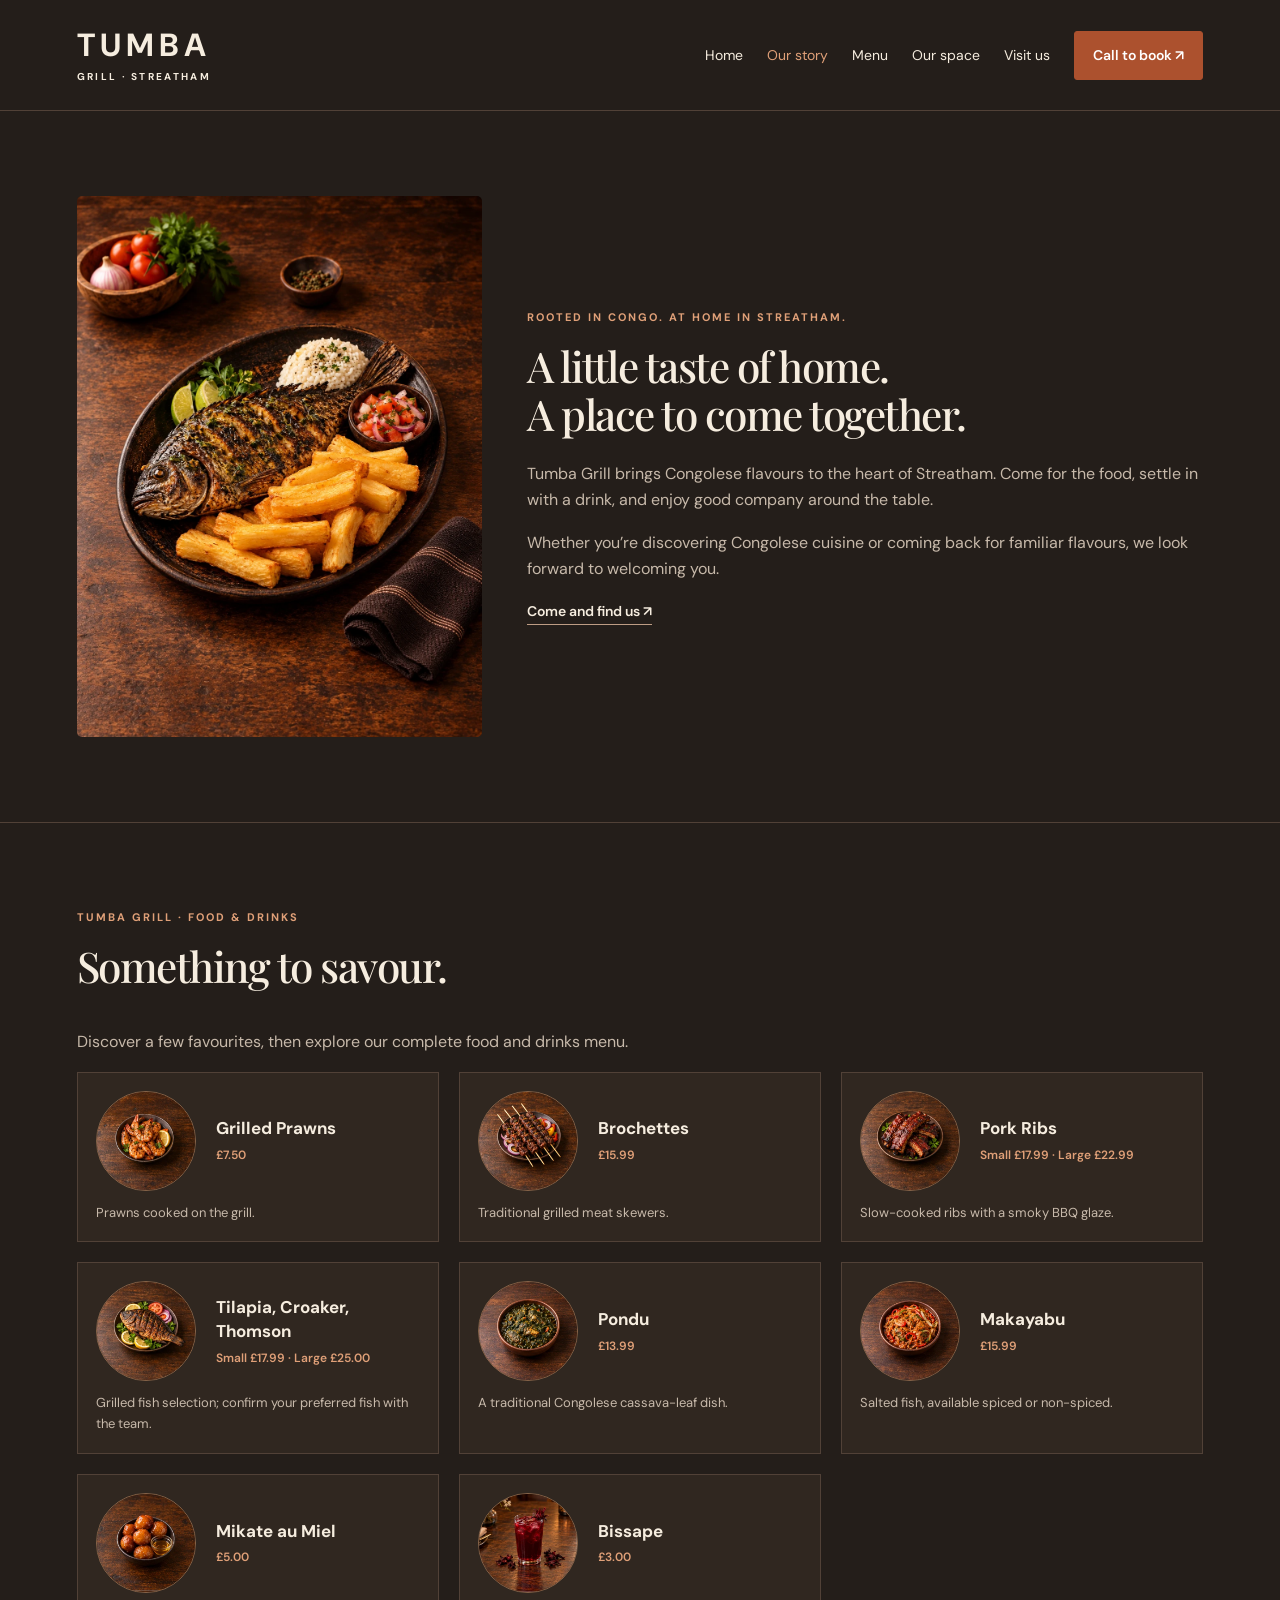
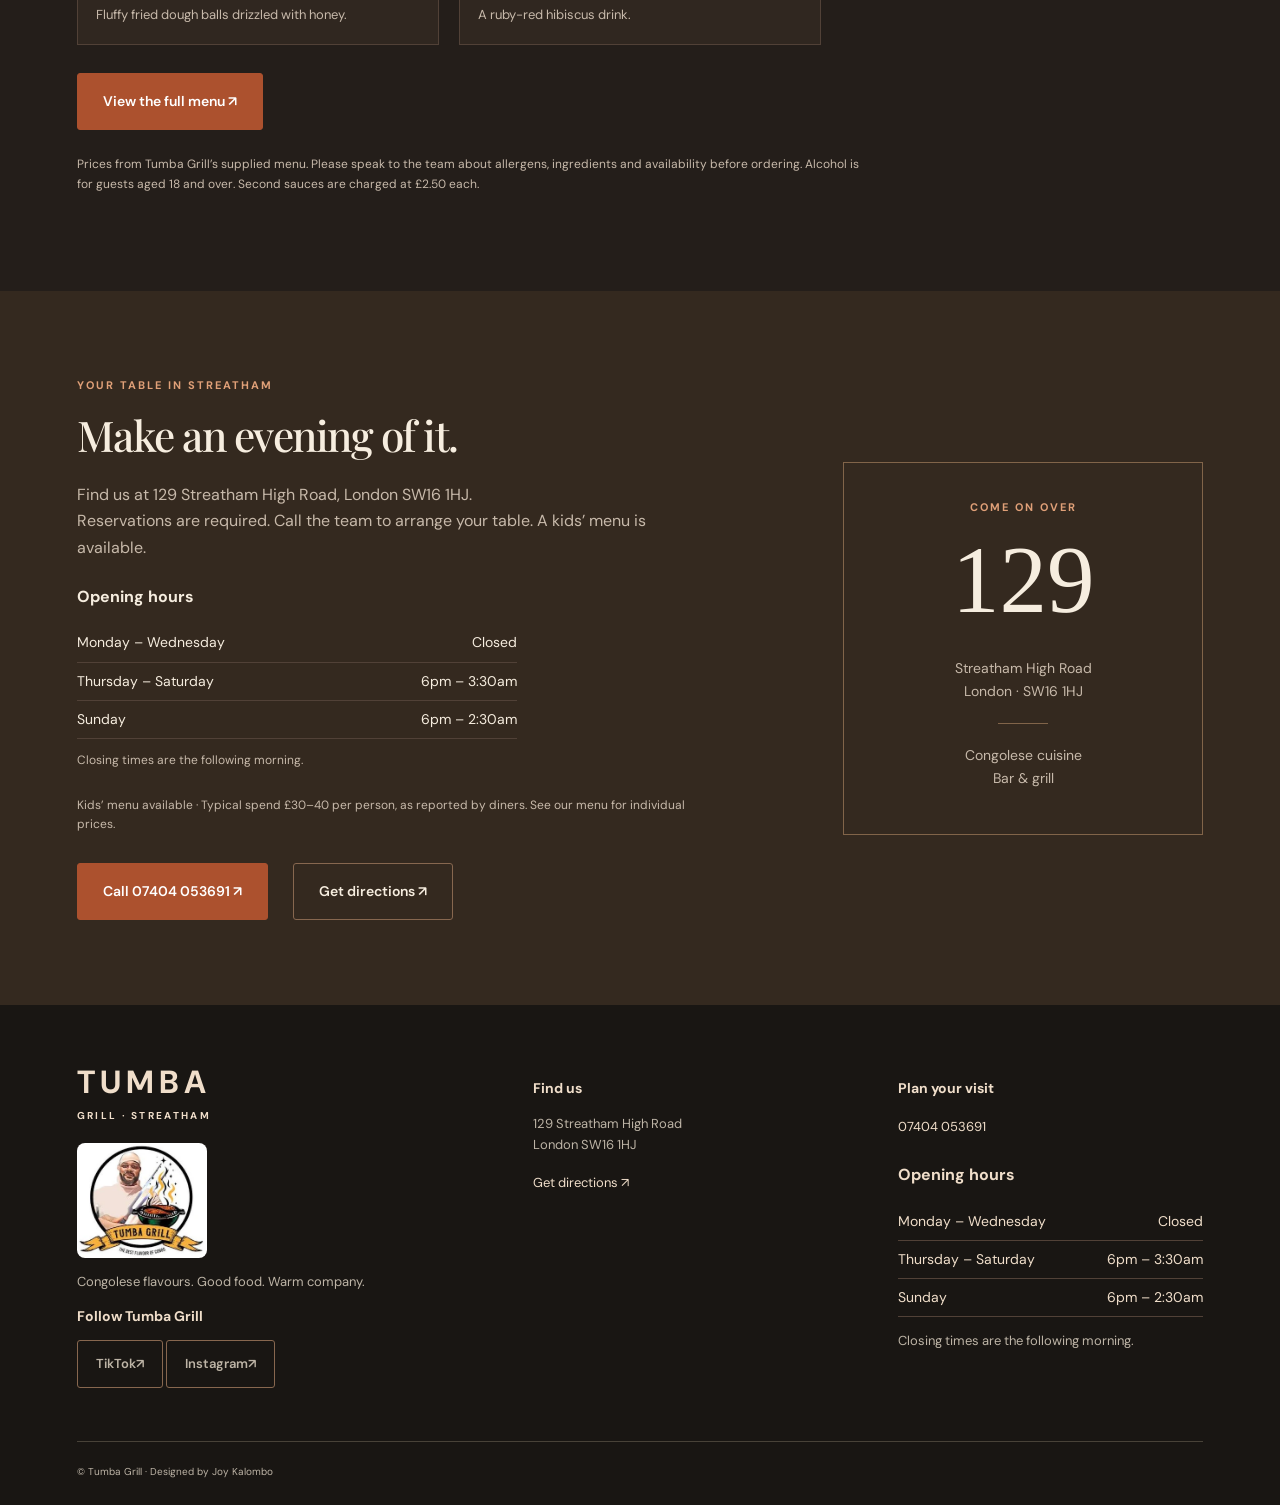
<file: service.html>
<!DOCTYPE html>
<html lang="en">
<head>
<meta charset="utf-8">
<meta name="viewport" content="width=device-width, initial-scale=1"><title>Tumba Grill | Food & Hospitality</title>
<meta name="description" content="Discover Tumba Grill, a Congolese restaurant and bar at 129 Streatham High Road, London SW16 1HJ. Explore food and drinks and plan your visit.">
<meta name="theme-color" content="#211f1b">
<link rel="stylesheet" href="css/tumba.css">
</head>
<body><a class="skip-link" href="#main">Skip to content</a>
<header><a class="brand" href="index.html">TUMBA<span>GRILL · STREATHAM</span></a><button class="nav-toggle" aria-label="Open navigation" aria-expanded="false" aria-controls="navigation">☰</button>
<nav id="navigation"><a  href="index.html">Home</a><a aria-current="page" href="about.html">Our story</a><a  href="menu.html">Menu</a><a href="space.html">Our space</a><a  href="contact.html">Visit us</a><a class="button small" href="tel:+447404053691">Call to book ↗</a>
</nav>
</header>
<main id="main">
<section class="story section">

<figure class="restaurant-photo"><img src="img/fish-table-setting.webp" width="357" height="560" loading="lazy" alt="Grilled tilapia, cassava fries, rice and salad on a wooden table"></figure><div class="story-grid"><div class="eyebrow">ROOTED IN CONGO. AT HOME IN STREATHAM.</div>
<h2>A little taste of home.<br>A place to come together.</h2>
<div>
<p>Tumba Grill brings Congolese flavours to the heart of Streatham. Come for the food, settle in with a drink, and enjoy good company around the table.</p>
<p>Whether you’re discovering Congolese cuisine or coming back for familiar flavours, we look forward to welcoming you.</p><a class="text-link" href="contact.html">Come and find us ↗</a>
</div>
</div>
</section>
<section class="section" id="menu"><div class="section-top"><div><div class="eyebrow">TUMBA GRILL · FOOD & DRINKS</div><h2>Something to savour.</h2></div></div><p>Discover a few favourites, then explore our complete food and drinks menu.</p><div class="menu-grid"><article class="menu-card" data-category="food"><img class="menu-thumbnail" src="img/s0-0.webp" width="84" height="84" loading="lazy" alt="Grilled Prawns"><div class="dish-title"><h3>Grilled Prawns</h3><span>£7.50</span></div><p>Prawns cooked on the grill.</p></article><article class="menu-card" data-category="food"><img class="menu-thumbnail" src="img/s0-9.webp" width="84" height="84" loading="lazy" alt="Brochettes"><div class="dish-title"><h3>Brochettes</h3><span>£15.99</span></div><p>Traditional grilled meat skewers.</p></article><article class="menu-card" data-category="food"><img class="menu-thumbnail" src="img/s0-11.webp" width="84" height="84" loading="lazy" alt="Pork Ribs"><div class="dish-title"><h3>Pork Ribs</h3><span>Small £17.99 · Large £22.99</span></div><p>Slow-cooked ribs with a smoky BBQ glaze.</p></article><article class="menu-card" data-category="food"><img class="menu-thumbnail" src="img/s0-14.webp" width="84" height="84" loading="lazy" alt="Tilapia, Croaker, Thomson"><div class="dish-title"><h3>Tilapia, Croaker, Thomson</h3><span>Small £17.99 · Large £25.00</span></div><p>Grilled fish selection; confirm your preferred fish with the team.</p></article><article class="menu-card" data-category="food"><img class="menu-thumbnail" src="img/s1-4.webp" width="84" height="84" loading="lazy" alt="Pondu"><div class="dish-title"><h3>Pondu</h3><span>£13.99</span></div><p>A traditional Congolese cassava-leaf dish.</p></article><article class="menu-card" data-category="food"><img class="menu-thumbnail" src="img/s1-9.webp" width="84" height="84" loading="lazy" alt="Makayabu"><div class="dish-title"><h3>Makayabu</h3><span>£15.99</span></div><p>Salted fish, available spiced or non-spiced.</p></article><article class="menu-card" data-category="food"><img class="menu-thumbnail" src="img/s2-7.webp" width="84" height="84" loading="lazy" alt="Mikate au Miel"><div class="dish-title"><h3>Mikate au Miel</h3><span>£5.00</span></div><p>Fluffy fried dough balls drizzled with honey.</p></article><article class="menu-card" data-category="drinks"><img class="menu-thumbnail" src="img/menu-bissap.webp" width="84" height="84" loading="lazy" alt="Bissape"><div class="dish-title"><h3>Bissape</h3><span>£3.00</span></div><p>A ruby-red hibiscus drink.</p></article></div><div class="actions"><a class="button" href="menu.html">View the full menu ↗</a></div><p class="menu-note">Prices from Tumba Grill’s supplied menu. Please speak to the team about allergens, ingredients and availability before ordering. Alcohol is for guests aged 18 and over. Second sauces are charged at £2.50 each.</p></section>
<section class="visit section">
<div>
<div class="eyebrow">YOUR TABLE IN STREATHAM</div>
<h2>Make an evening of it.</h2>
<p>Find us at 129 Streatham High Road, London SW16 1HJ.<br>Reservations are required. Call the team to arrange your table. A kids’ menu is available.</p>
<div class="opening-hours"><h3>Opening hours</h3><dl><div><dt>Monday – Wednesday</dt><dd>Closed</dd></div><div><dt>Thursday – Saturday</dt><dd>6pm – 3:30am</dd></div><div><dt>Sunday</dt><dd>6pm – 2:30am</dd></div></dl><p class="hours-note">Closing times are the following morning.</p></div><p class="visit-details">Kids’ menu available · Typical spend £30–40 per person, as reported by diners. See our menu for individual prices.</p><div class="actions"><a class="button" href="tel:+447404053691">Call 07404 053691 ↗</a><a class="button outline" href="https://www.google.com/maps/search/?api=1&query=Tumba+Grill+129+Streatham+High+Road+London">Get directions ↗</a>
</div>
</div>
<div class="address-card"><span class="eyebrow">COME ON OVER</span><strong>129</strong>
<p>Streatham High Road<br>London · SW16 1HJ</p><span class="rule"></span>
<p>Congolese cuisine<br>Bar & grill</p>
</div>
</section>
</main>
<footer>
<div class="footer-grid">
<div><a class="brand" href="index.html">TUMBA<span>GRILL · STREATHAM</span></a>
<img class="restaurant-logo" src="img/tumba-logo.webp" width="150" height="134" loading="lazy" alt="Tumba Grill logo: the best flavour of Congo"><p>Congolese flavours. Good food. Warm company.</p>
<h3>Follow Tumba Grill</h3>
<p>
  <a class="button outline small" href="https://www.tiktok.com/@tumbagrill?_r=1&amp;_t=ZN-96EyTakrtkU">TikTok <span aria-hidden="true">↗</span></a>
  <a class="button outline small" href="https://www.instagram.com/tumbaagrill/">Instagram <span aria-hidden="true">↗</span></a>
</p>
</div>
<div>
<h3>Find us</h3>
<p>129 Streatham High Road<br>London SW16 1HJ</p><a href="https://www.google.com/maps/search/?api=1&query=Tumba+Grill+129+Streatham+High+Road+London">Get directions ↗</a>
</div>
<div>
<h3>Plan your visit</h3><a href="tel:+447404053691">07404 053691</a>
<div class="opening-hours"><h3>Opening hours</h3><dl><div><dt>Monday – Wednesday</dt><dd>Closed</dd></div><div><dt>Thursday – Saturday</dt><dd>6pm – 3:30am</dd></div><div><dt>Sunday</dt><dd>6pm – 2:30am</dd></div></dl><p class="hours-note">Closing times are the following morning.</p></div>
</div>
</div>
<div class="credits">© Tumba Grill · Designed by Joy Kalombo
</div>
</footer>
<script src="js/tumba.js" defer>
</script>
</body>
</html>
</file>
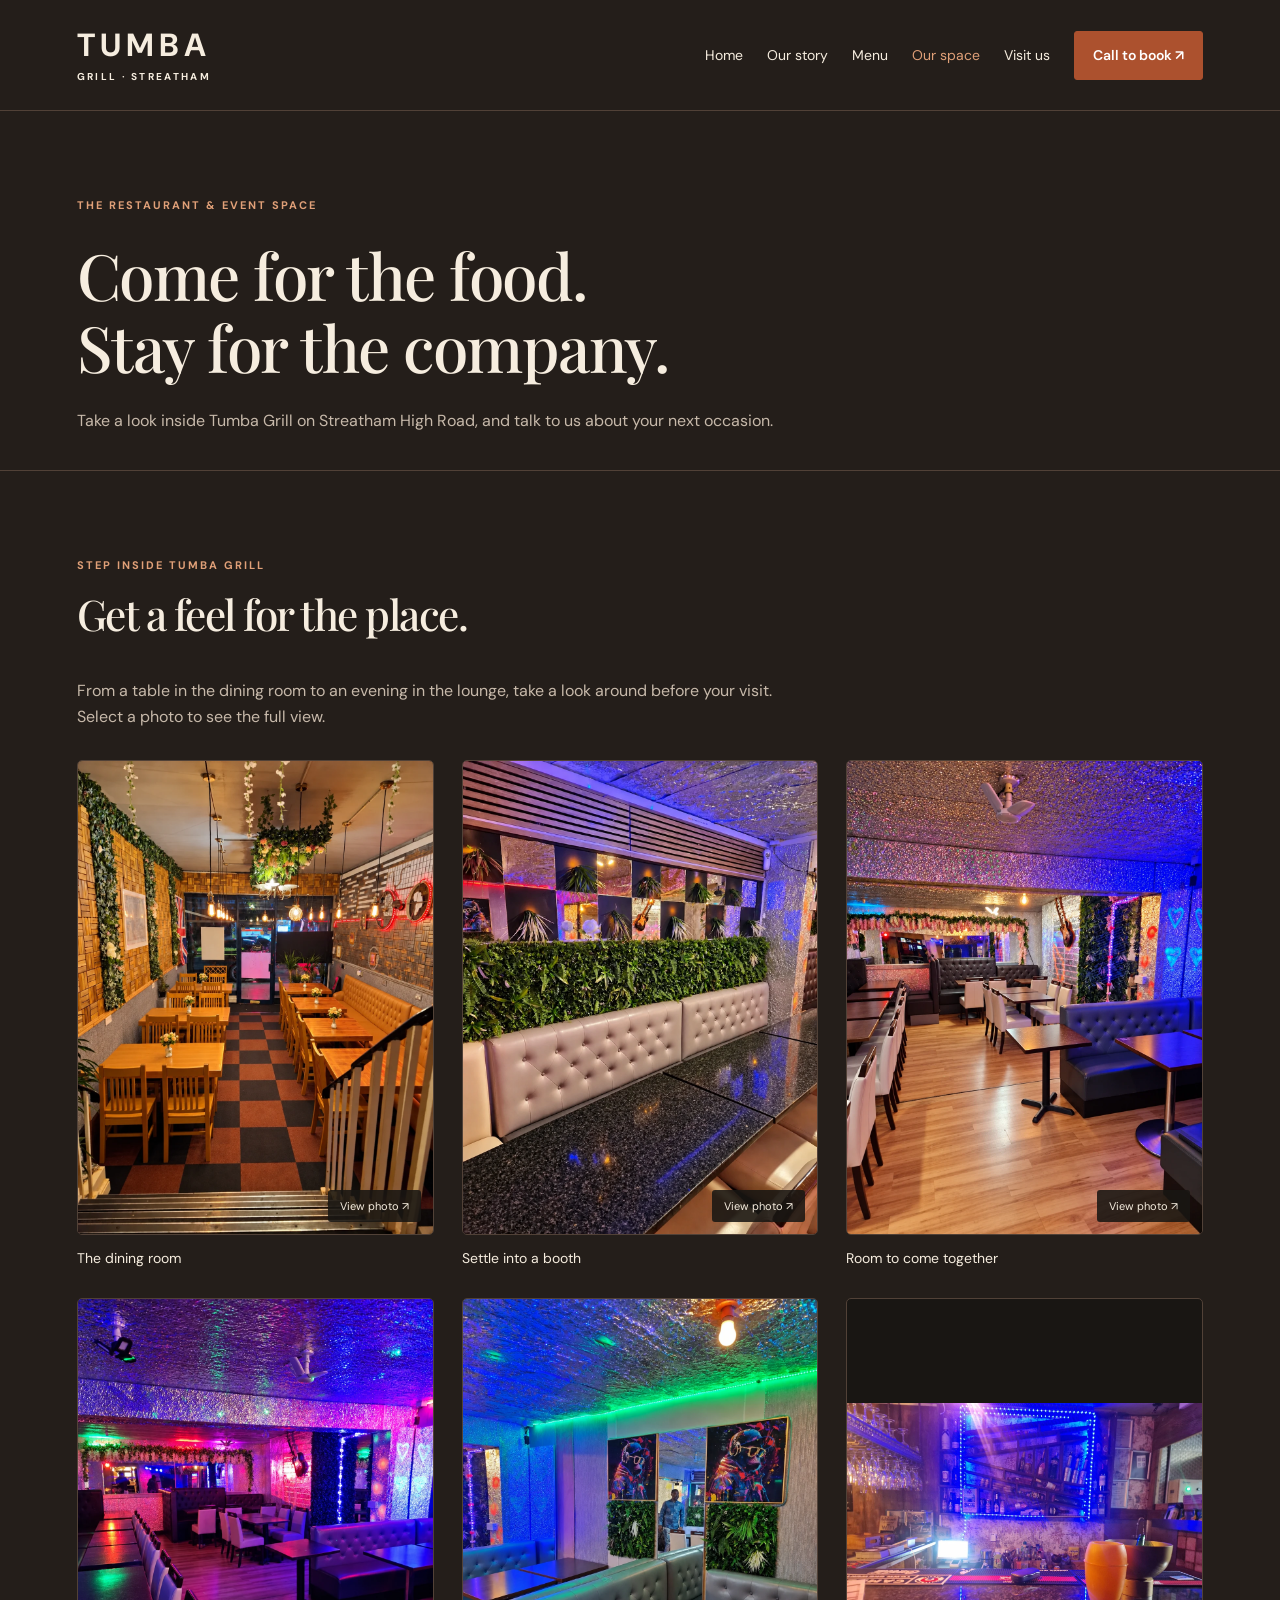
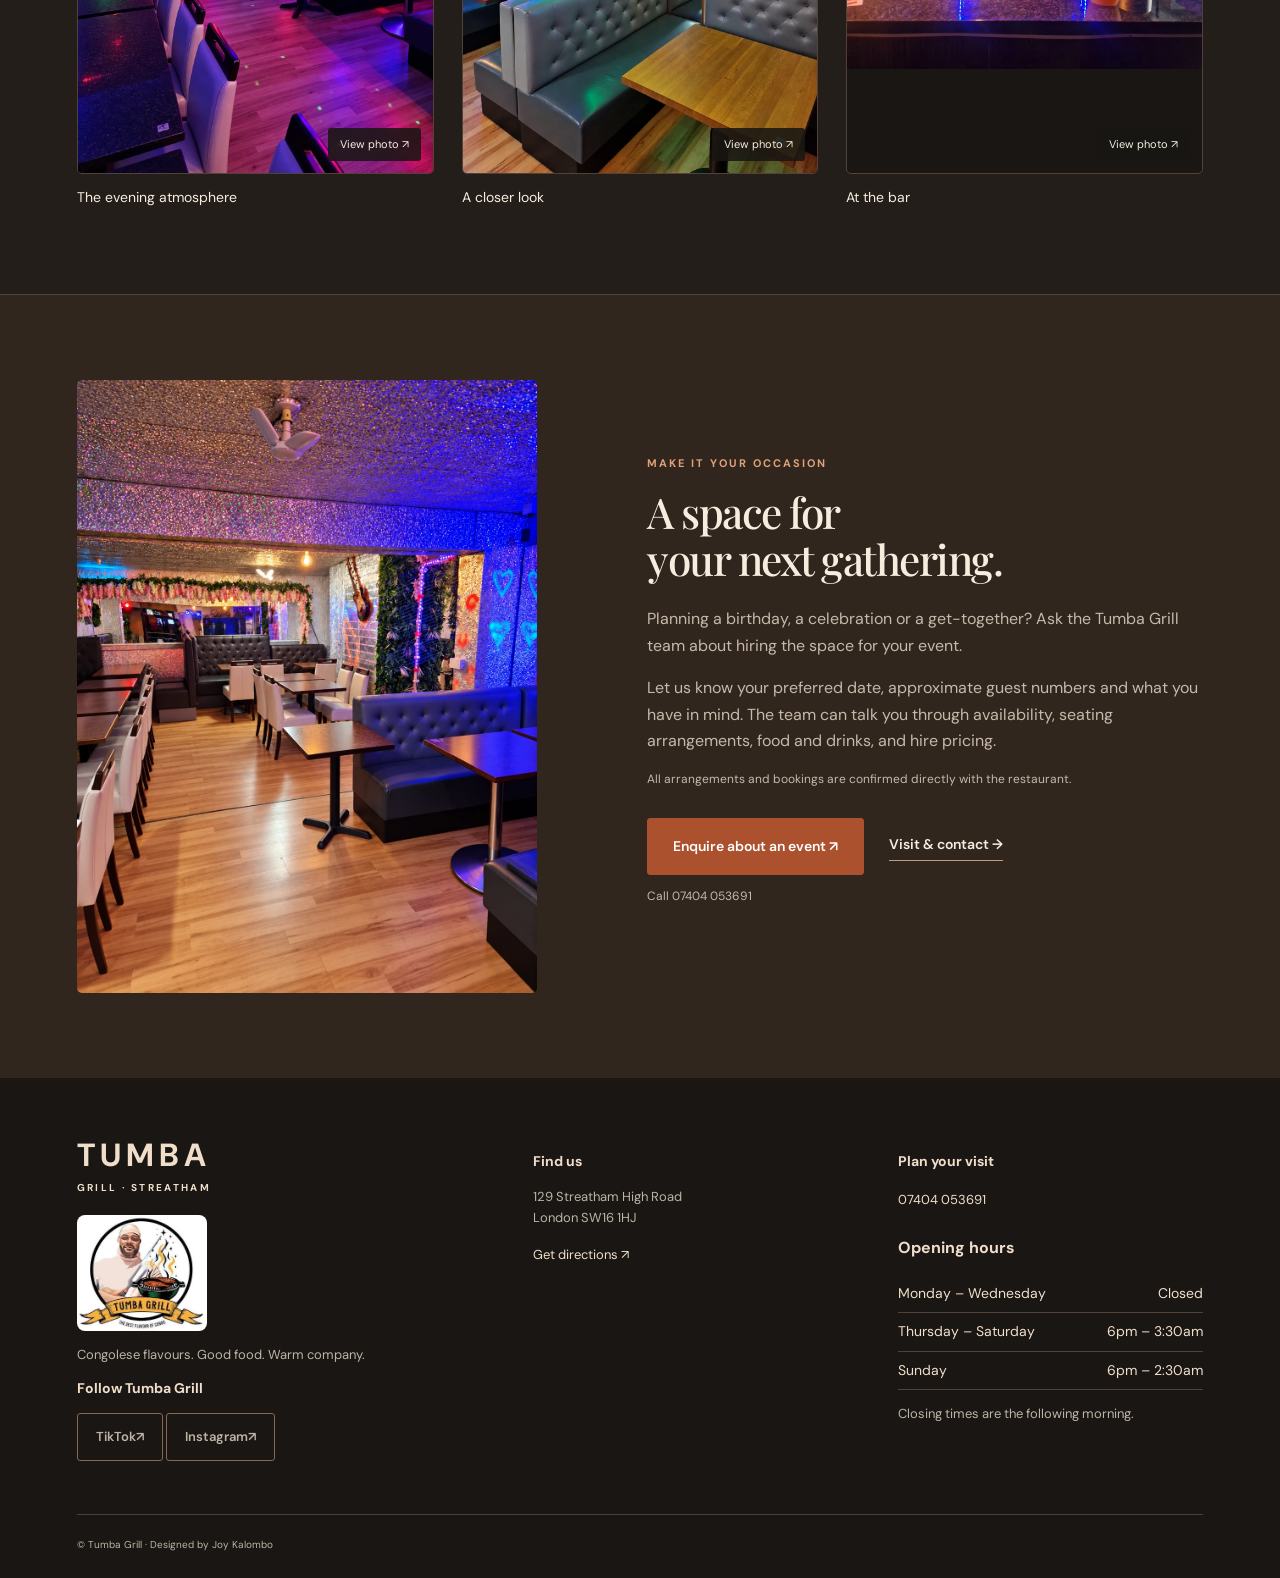
<file: space.html>
<!DOCTYPE html>
<html lang="en">
<head>
<meta charset="utf-8">
<meta name="viewport" content="width=device-width, initial-scale=1"><title>Tumba Grill | Restaurant & Event Space</title>
<meta name="description" content="Discover Tumba Grill, a Congolese restaurant and bar at 129 Streatham High Road, London SW16 1HJ. Explore food and drinks and plan your visit.">
<meta name="theme-color" content="#211f1b">
<link rel="stylesheet" href="css/tumba.css">
</head>
<body><a class="skip-link" href="#main">Skip to content</a>
<header><a class="brand" href="index.html">TUMBA<span>GRILL · STREATHAM</span></a><button class="nav-toggle" aria-label="Open navigation" aria-expanded="false" aria-controls="navigation">☰</button>
<nav id="navigation"><a  href="index.html">Home</a><a href="about.html">Our story</a><a  href="menu.html">Menu</a><a aria-current="page" href="space.html">Our space</a><a  href="contact.html">Visit us</a><a class="button small" href="tel:+447404053691">Call to book ↗</a>
</nav>
</header>
<main id="main"><section class="page-heading section"><div class="eyebrow">THE RESTAURANT & EVENT SPACE</div><h1>Come for the food.<br>Stay for the company.</h1><p>Take a look inside Tumba Grill on Streatham High Road, and talk to us about your next occasion.</p></section><section class="section venue-gallery" id="gallery"><div class="section-top"><div><div class="eyebrow">STEP INSIDE TUMBA GRILL</div><h2>Get a feel for the place.</h2></div></div><p class="gallery-intro">From a table in the dining room to an evening in the lounge, take a look around before your visit. Select a photo to see the full view.</p><div class="venue-grid"><figure class="venue-card"><a href="img/venue-dining-tidy.webp" data-photo="img/venue-dining-tidy.webp" data-caption="The dining room" aria-label="View photo: The dining room"><img src="img/venue-dining-tidy.webp" width="900" height="1200" loading="lazy" alt="Wooden tables, warm lighting and cushioned seating in the dining room."><span class="photo-open" aria-hidden="true">View photo ↗</span></a><figcaption>The dining room</figcaption></figure><figure class="venue-card"><a href="img/venue-booths-tidy.webp" data-photo="img/venue-booths-tidy.webp" data-caption="Settle into a booth" aria-label="View photo: Settle into a booth"><img src="img/venue-booths-tidy.webp" width="900" height="1200" loading="lazy" alt="Upholstered booth seating, greenery and table details."><span class="photo-open" aria-hidden="true">View photo ↗</span></a><figcaption>Settle into a booth</figcaption></figure><figure class="venue-card"><a href="img/venue-lounge-tidy.webp" data-photo="img/venue-lounge-tidy.webp" data-caption="Room to come together" aria-label="View photo: Room to come together"><img src="img/venue-lounge-tidy.webp" width="900" height="1200" loading="lazy" alt="A view of the lounge seating and tables."><span class="photo-open" aria-hidden="true">View photo ↗</span></a><figcaption>Room to come together</figcaption></figure><figure class="venue-card"><a href="img/venue-evening-tidy.webp" data-photo="img/venue-evening-tidy.webp" data-caption="The evening atmosphere" aria-label="View photo: The evening atmosphere"><img src="img/venue-evening-tidy.webp" width="900" height="1200" loading="lazy" alt="The restaurant lounge with its coloured evening lighting."><span class="photo-open" aria-hidden="true">View photo ↗</span></a><figcaption>The evening atmosphere</figcaption></figure><figure class="venue-card"><a href="img/venue-corner-tidy.webp" data-photo="img/venue-corner-tidy.webp" data-caption="A closer look" aria-label="View photo: A closer look"><img src="img/venue-corner-tidy.webp" width="900" height="1200" loading="lazy" alt="Corner seating and the restaurant’s decorative details."><span class="photo-open" aria-hidden="true">View photo ↗</span></a><figcaption>A closer look</figcaption></figure><figure class="venue-card"><a href="img/venue-bar.webp" data-photo="img/venue-bar.webp" data-caption="At the bar" aria-label="View photo: At the bar"><img src="img/venue-bar.webp" width="900" height="1200" loading="lazy" alt="A view across the bar and drinks display."><span class="photo-open" aria-hidden="true">View photo ↗</span></a><figcaption>At the bar</figcaption></figure></div></section><section class="section venue-events" id="events"><figure class="event-photo"><a href="img/venue-lounge-tidy.webp" data-photo="img/venue-lounge-tidy.webp" data-caption="The lounge space" aria-label="View the full lounge photo"><img src="img/venue-lounge-tidy.webp" width="900" height="1200" loading="lazy" alt="Lounge tables and upholstered seating at Tumba Grill"></a></figure><div><div class="eyebrow">MAKE IT YOUR OCCASION</div><h2>A space for<br>your next gathering.</h2><p>Planning a birthday, a celebration or a get-together? Ask the Tumba Grill team about hiring the space for your event.</p><p>Let us know your preferred date, approximate guest numbers and what you have in mind. The team can talk you through availability, seating arrangements, food and drinks, and hire pricing.</p><p class="event-note">All arrangements and bookings are confirmed directly with the restaurant.</p><div class="actions"><a class="button" href="tel:+447404053691">Enquire about an event ↗</a><a class="text-link" href="contact.html">Visit & contact →</a></div><p class="event-phone">Call 07404 053691</p></div></section></main>
<footer>
<div class="footer-grid">
<div><a class="brand" href="index.html">TUMBA<span>GRILL · STREATHAM</span></a>
<img class="restaurant-logo" src="img/tumba-logo.webp" width="150" height="134" loading="lazy" alt="Tumba Grill logo: the best flavour of Congo"><p>Congolese flavours. Good food. Warm company.</p>
<h3>Follow Tumba Grill</h3>
<p>
  <a class="button outline small" href="https://www.tiktok.com/@tumbagrill?_r=1&amp;_t=ZN-96EyTakrtkU">TikTok <span aria-hidden="true">↗</span></a>
  <a class="button outline small" href="https://www.instagram.com/tumbaagrill/">Instagram <span aria-hidden="true">↗</span></a>
</p>
</div>
<div>
<h3>Find us</h3>
<p>129 Streatham High Road<br>London SW16 1HJ</p><a href="https://www.google.com/maps/search/?api=1&query=Tumba+Grill+129+Streatham+High+Road+London">Get directions ↗</a>
</div>
<div>
<h3>Plan your visit</h3><a href="tel:+447404053691">07404 053691</a>
<div class="opening-hours"><h3>Opening hours</h3><dl><div><dt>Monday – Wednesday</dt><dd>Closed</dd></div><div><dt>Thursday – Saturday</dt><dd>6pm – 3:30am</dd></div><div><dt>Sunday</dt><dd>6pm – 2:30am</dd></div></dl><p class="hours-note">Closing times are the following morning.</p></div>
</div>
</div>
<div class="credits">© Tumba Grill · Designed by Joy Kalombo
</div>
</footer>
<script src="js/tumba.js" defer>
</script>
<dialog class="photo-dialog" aria-label="Restaurant photo viewer"><button class="photo-close" type="button" aria-label="Close photo">×</button><figure><img class="photo-full" alt=""><figcaption class="photo-caption"></figcaption></figure></dialog></body>
</html>
</file>
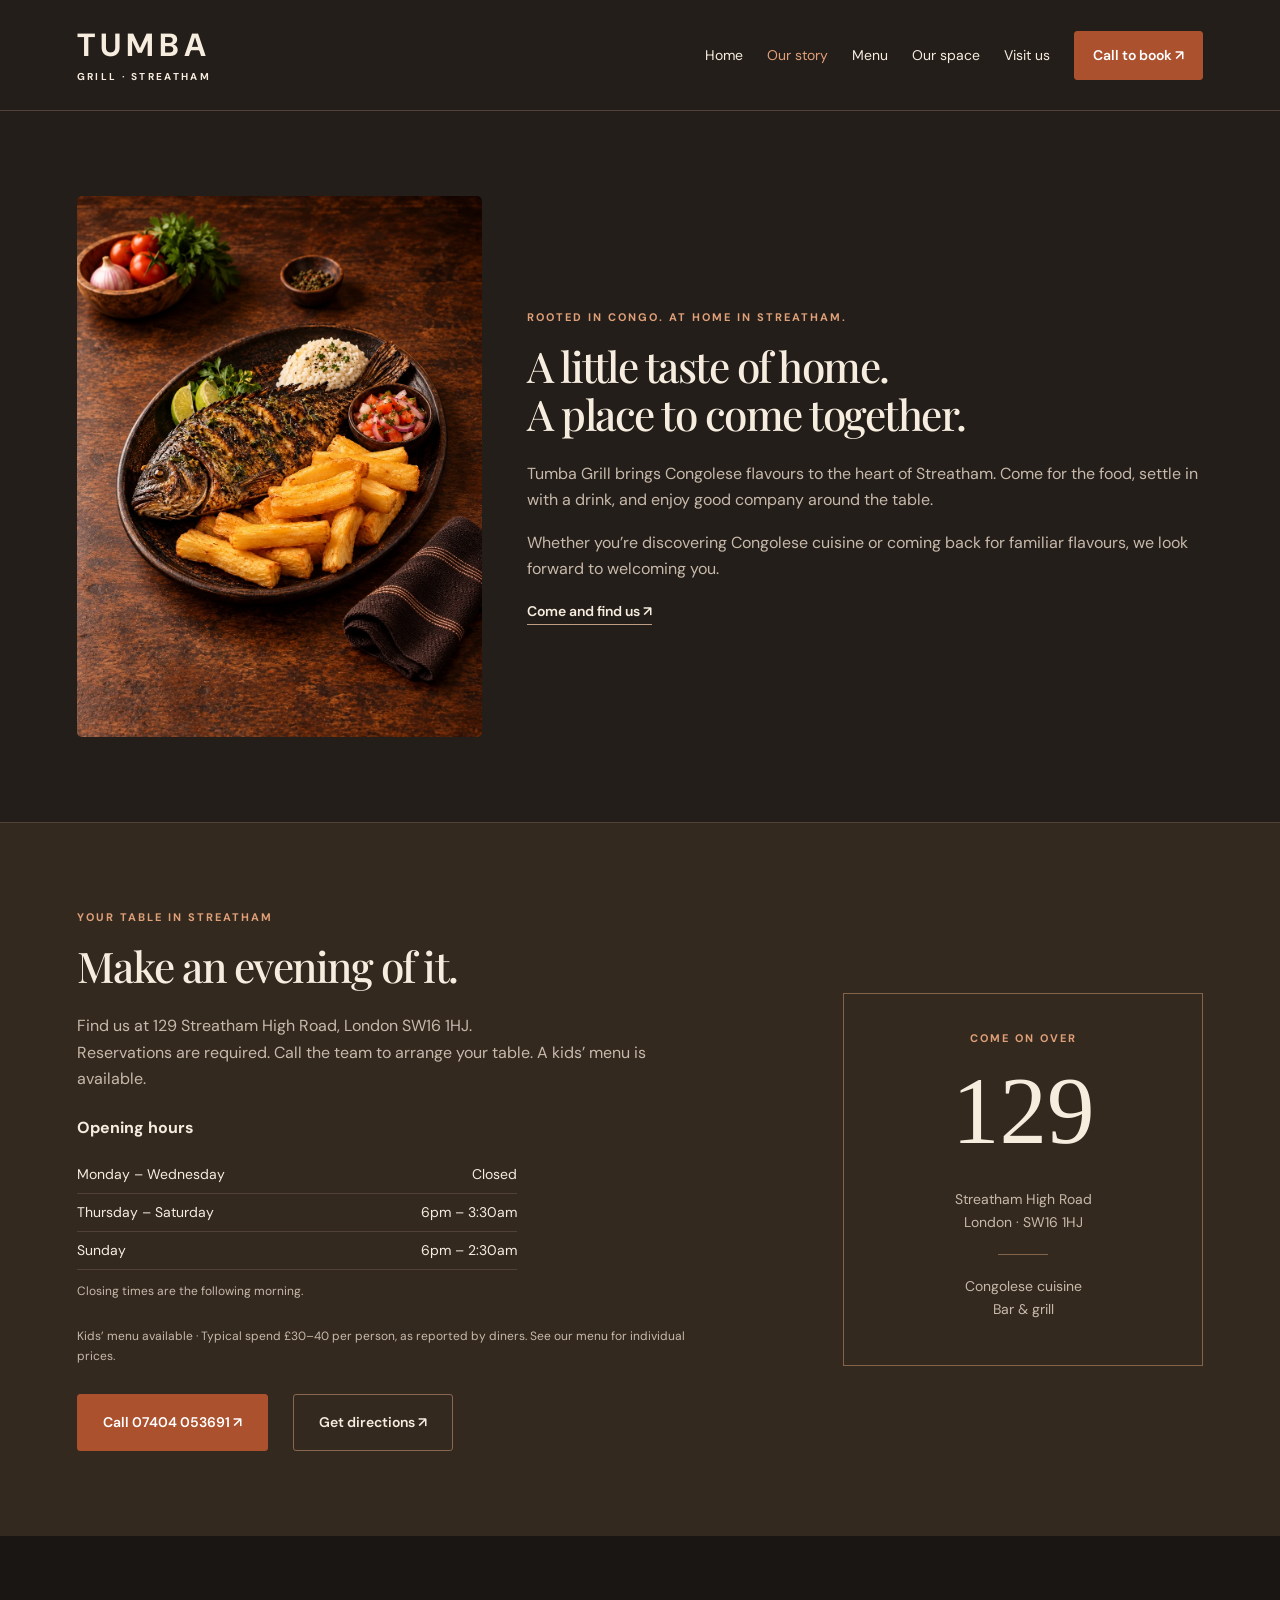
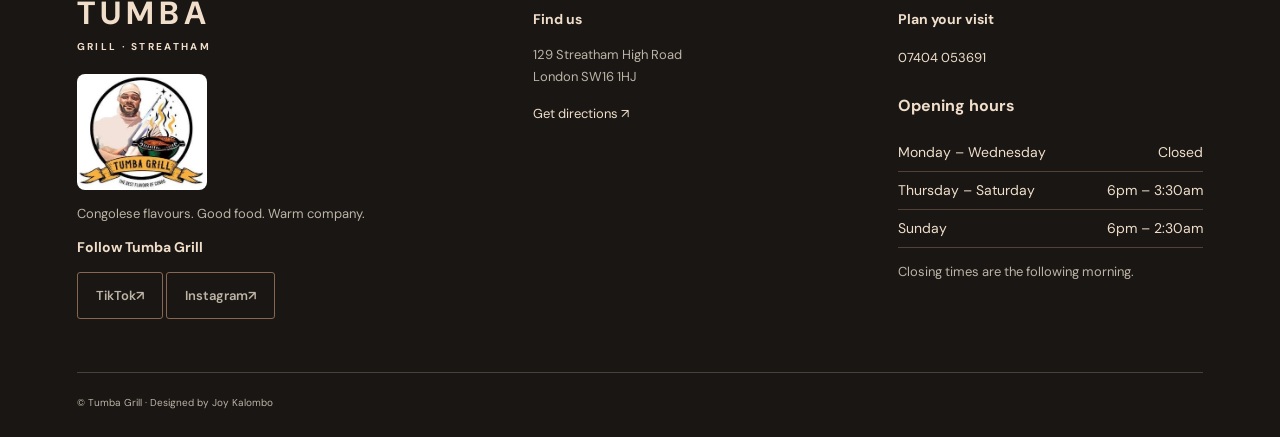
<file: team.html>
<!DOCTYPE html>
<html lang="en">
<head>
<meta charset="utf-8">
<meta name="viewport" content="width=device-width, initial-scale=1"><title>Tumba Grill | Our Restaurant</title>
<meta name="description" content="Discover Tumba Grill, a Congolese restaurant and bar at 129 Streatham High Road, London SW16 1HJ. Explore food and drinks and plan your visit.">
<meta name="theme-color" content="#211f1b">
<link rel="stylesheet" href="css/tumba.css">
</head>
<body><a class="skip-link" href="#main">Skip to content</a>
<header><a class="brand" href="index.html">TUMBA<span>GRILL · STREATHAM</span></a><button class="nav-toggle" aria-label="Open navigation" aria-expanded="false" aria-controls="navigation">☰</button>
<nav id="navigation"><a  href="index.html">Home</a><a aria-current="page" href="about.html">Our story</a><a  href="menu.html">Menu</a><a href="space.html">Our space</a><a  href="contact.html">Visit us</a><a class="button small" href="tel:+447404053691">Call to book ↗</a>
</nav>
</header>
<main id="main">
<section class="story section">

<figure class="restaurant-photo"><img src="img/fish-table-setting.webp" width="357" height="560" loading="lazy" alt="Grilled tilapia, cassava fries, rice and salad on a wooden table"></figure><div class="story-grid"><div class="eyebrow">ROOTED IN CONGO. AT HOME IN STREATHAM.</div>
<h2>A little taste of home.<br>A place to come together.</h2>
<div>
<p>Tumba Grill brings Congolese flavours to the heart of Streatham. Come for the food, settle in with a drink, and enjoy good company around the table.</p>
<p>Whether you’re discovering Congolese cuisine or coming back for familiar flavours, we look forward to welcoming you.</p><a class="text-link" href="contact.html">Come and find us ↗</a>
</div>
</div>
</section>
<section class="visit section">
<div>
<div class="eyebrow">YOUR TABLE IN STREATHAM</div>
<h2>Make an evening of it.</h2>
<p>Find us at 129 Streatham High Road, London SW16 1HJ.<br>Reservations are required. Call the team to arrange your table. A kids’ menu is available.</p>
<div class="opening-hours"><h3>Opening hours</h3><dl><div><dt>Monday – Wednesday</dt><dd>Closed</dd></div><div><dt>Thursday – Saturday</dt><dd>6pm – 3:30am</dd></div><div><dt>Sunday</dt><dd>6pm – 2:30am</dd></div></dl><p class="hours-note">Closing times are the following morning.</p></div><p class="visit-details">Kids’ menu available · Typical spend £30–40 per person, as reported by diners. See our menu for individual prices.</p><div class="actions"><a class="button" href="tel:+447404053691">Call 07404 053691 ↗</a><a class="button outline" href="https://www.google.com/maps/search/?api=1&query=Tumba+Grill+129+Streatham+High+Road+London">Get directions ↗</a>
</div>
</div>
<div class="address-card"><span class="eyebrow">COME ON OVER</span><strong>129</strong>
<p>Streatham High Road<br>London · SW16 1HJ</p><span class="rule"></span>
<p>Congolese cuisine<br>Bar & grill</p>
</div>
</section>
</main>
<footer>
<div class="footer-grid">
<div><a class="brand" href="index.html">TUMBA<span>GRILL · STREATHAM</span></a>
<img class="restaurant-logo" src="img/tumba-logo.webp" width="150" height="134" loading="lazy" alt="Tumba Grill logo: the best flavour of Congo"><p>Congolese flavours. Good food. Warm company.</p>
<h3>Follow Tumba Grill</h3>
<p>
  <a class="button outline small" href="https://www.tiktok.com/@tumbagrill?_r=1&amp;_t=ZN-96EyTakrtkU">TikTok <span aria-hidden="true">↗</span></a>
  <a class="button outline small" href="https://www.instagram.com/tumbaagrill/">Instagram <span aria-hidden="true">↗</span></a>
</p>
</div>
<div>
<h3>Find us</h3>
<p>129 Streatham High Road<br>London SW16 1HJ</p><a href="https://www.google.com/maps/search/?api=1&query=Tumba+Grill+129+Streatham+High+Road+London">Get directions ↗</a>
</div>
<div>
<h3>Plan your visit</h3><a href="tel:+447404053691">07404 053691</a>
<div class="opening-hours"><h3>Opening hours</h3><dl><div><dt>Monday – Wednesday</dt><dd>Closed</dd></div><div><dt>Thursday – Saturday</dt><dd>6pm – 3:30am</dd></div><div><dt>Sunday</dt><dd>6pm – 2:30am</dd></div></dl><p class="hours-note">Closing times are the following morning.</p></div>
</div>
</div>
<div class="credits">© Tumba Grill · Designed by Joy Kalombo
</div>
</footer>
<script src="js/tumba.js" defer>
</script>
</body>
</html>
</file>
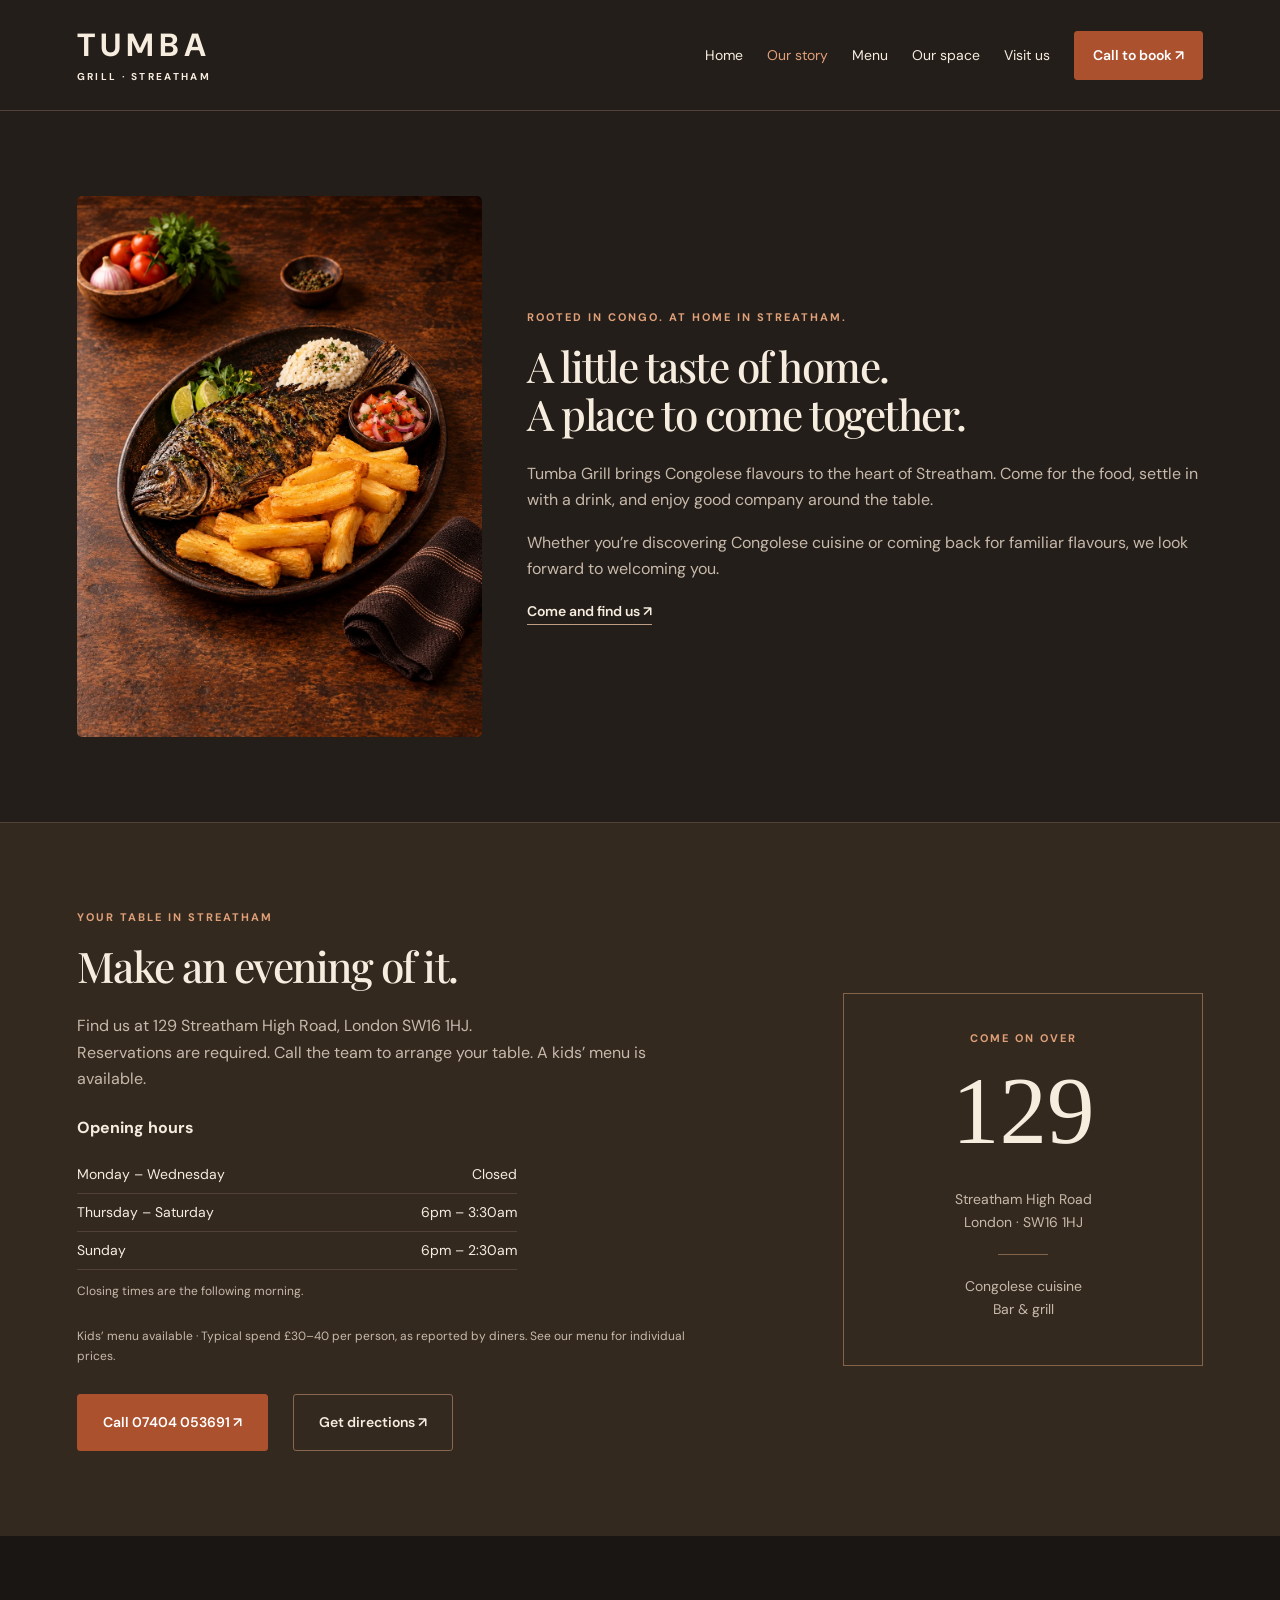
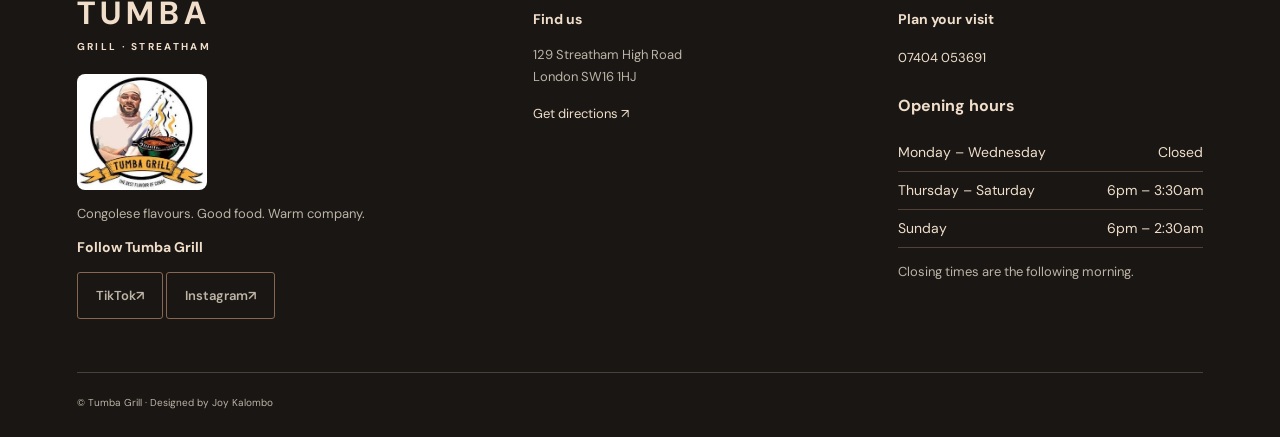
<file: testimonial.html>
<!DOCTYPE html>
<html lang="en">
<head>
<meta charset="utf-8">
<meta name="viewport" content="width=device-width, initial-scale=1"><title>Tumba Grill | Discover Tumba Grill</title>
<meta name="description" content="Discover Tumba Grill, a Congolese restaurant and bar at 129 Streatham High Road, London SW16 1HJ. Explore food and drinks and plan your visit.">
<meta name="theme-color" content="#211f1b">
<link rel="stylesheet" href="css/tumba.css">
</head>
<body><a class="skip-link" href="#main">Skip to content</a>
<header><a class="brand" href="index.html">TUMBA<span>GRILL · STREATHAM</span></a><button class="nav-toggle" aria-label="Open navigation" aria-expanded="false" aria-controls="navigation">☰</button>
<nav id="navigation"><a  href="index.html">Home</a><a aria-current="page" href="about.html">Our story</a><a  href="menu.html">Menu</a><a href="space.html">Our space</a><a  href="contact.html">Visit us</a><a class="button small" href="tel:+447404053691">Call to book ↗</a>
</nav>
</header>
<main id="main">
<section class="story section">

<figure class="restaurant-photo"><img src="img/fish-table-setting.webp" width="357" height="560" loading="lazy" alt="Grilled tilapia, cassava fries, rice and salad on a wooden table"></figure><div class="story-grid"><div class="eyebrow">ROOTED IN CONGO. AT HOME IN STREATHAM.</div>
<h2>A little taste of home.<br>A place to come together.</h2>
<div>
<p>Tumba Grill brings Congolese flavours to the heart of Streatham. Come for the food, settle in with a drink, and enjoy good company around the table.</p>
<p>Whether you’re discovering Congolese cuisine or coming back for familiar flavours, we look forward to welcoming you.</p><a class="text-link" href="contact.html">Come and find us ↗</a>
</div>
</div>
</section>
<section class="visit section">
<div>
<div class="eyebrow">YOUR TABLE IN STREATHAM</div>
<h2>Make an evening of it.</h2>
<p>Find us at 129 Streatham High Road, London SW16 1HJ.<br>Reservations are required. Call the team to arrange your table. A kids’ menu is available.</p>
<div class="opening-hours"><h3>Opening hours</h3><dl><div><dt>Monday – Wednesday</dt><dd>Closed</dd></div><div><dt>Thursday – Saturday</dt><dd>6pm – 3:30am</dd></div><div><dt>Sunday</dt><dd>6pm – 2:30am</dd></div></dl><p class="hours-note">Closing times are the following morning.</p></div><p class="visit-details">Kids’ menu available · Typical spend £30–40 per person, as reported by diners. See our menu for individual prices.</p><div class="actions"><a class="button" href="tel:+447404053691">Call 07404 053691 ↗</a><a class="button outline" href="https://www.google.com/maps/search/?api=1&query=Tumba+Grill+129+Streatham+High+Road+London">Get directions ↗</a>
</div>
</div>
<div class="address-card"><span class="eyebrow">COME ON OVER</span><strong>129</strong>
<p>Streatham High Road<br>London · SW16 1HJ</p><span class="rule"></span>
<p>Congolese cuisine<br>Bar & grill</p>
</div>
</section>
</main>
<footer>
<div class="footer-grid">
<div><a class="brand" href="index.html">TUMBA<span>GRILL · STREATHAM</span></a>
<img class="restaurant-logo" src="img/tumba-logo.webp" width="150" height="134" loading="lazy" alt="Tumba Grill logo: the best flavour of Congo"><p>Congolese flavours. Good food. Warm company.</p>
<h3>Follow Tumba Grill</h3>
<p>
  <a class="button outline small" href="https://www.tiktok.com/@tumbagrill?_r=1&amp;_t=ZN-96EyTakrtkU">TikTok <span aria-hidden="true">↗</span></a>
  <a class="button outline small" href="https://www.instagram.com/tumbaagrill/">Instagram <span aria-hidden="true">↗</span></a>
</p>
</div>
<div>
<h3>Find us</h3>
<p>129 Streatham High Road<br>London SW16 1HJ</p><a href="https://www.google.com/maps/search/?api=1&query=Tumba+Grill+129+Streatham+High+Road+London">Get directions ↗</a>
</div>
<div>
<h3>Plan your visit</h3><a href="tel:+447404053691">07404 053691</a>
<div class="opening-hours"><h3>Opening hours</h3><dl><div><dt>Monday – Wednesday</dt><dd>Closed</dd></div><div><dt>Thursday – Saturday</dt><dd>6pm – 3:30am</dd></div><div><dt>Sunday</dt><dd>6pm – 2:30am</dd></div></dl><p class="hours-note">Closing times are the following morning.</p></div>
</div>
</div>
<div class="credits">© Tumba Grill · Designed by Joy Kalombo
</div>
</footer>
<script src="js/tumba.js" defer>
</script>
</body>
</html>
</file>
<file: css/tumba.css>
@import url('https://fonts.googleapis.com/css2?family=DM+Sans:wght@400;500;600;700&family=Playfair+Display:ital,wght@0,500;0,600;0,700;1,500&display=swap');
:root{--ink:#211f1b;--cream:#f7f2e9;--copper:#ac512e;--muted:#746b5f;--line:#ded5c7}*{box-sizing:border-box}body{margin:0;background:var(--cream);color:var(--ink);font-family:'DM Sans',sans-serif;font-size:16px;line-height:1.65}a{color:inherit;text-decoration:none}button{font:inherit;cursor:pointer}a:focus-visible,button:focus-visible{outline:3px solid #de9961;outline-offset:5px}header{display:flex;align-items:center;justify-content:space-between;max-width:1440px;margin:auto;padding:28px 6%;border-bottom:1px solid var(--line)}.brand{font-size:32px;font-weight:700;letter-spacing:5px;line-height:1.1}.brand span{display:block;font-size:10px;letter-spacing:2.3px;margin-top:8px}nav{display:flex;align-items:center;gap:32px}nav a{font-size:14px}nav a[aria-current],.text-link:hover{color:var(--copper)}.button{display:inline-flex;align-items:center;justify-content:center;background:var(--copper);color:white;padding:16px 25px;border:1px solid var(--copper);border-radius:3px;font-size:14px;font-weight:600;transition:background .2s,transform .2s}.button:hover{background:#873b20;transform:translateY(-2px)}.button.small{padding:12px 18px}.button.outline{background:transparent;border-color:#c8b6a1;color:inherit}.nav-toggle{display:none}.hero{max-width:1440px;margin:auto;padding:75px 6% 65px;display:grid;grid-template-columns:1fr 1fr;gap:32px;align-items:center;overflow:hidden}.eyebrow{font-size:11px;font-weight:700;letter-spacing:2px;color:var(--copper)}h1,h2{font-family:'Playfair Display',Georgia,serif;font-weight:500;line-height:1.12;letter-spacing:-1.5px}h1{font-size:clamp(44px,5vw,73px);margin:25px 0}h1 em{color:var(--copper);font-weight:500}h2{font-size:clamp(34px,3.3vw,48px);margin:16px 0 24px}h3{font-size:18px;line-height:1.4}p{color:var(--muted)}.hero-copy p{font-size:17px;max-width:460px}.actions{display:flex;gap:25px;align-items:center;flex-wrap:wrap;margin-top:28px}.text-link{font-size:14px;font-weight:600;border-bottom:1px solid #bd9c84;padding-bottom:4px}.hero-address{font-size:12px;color:var(--muted);margin-top:45px}.hero-food{position:relative;margin:0;text-align:center;isolation:isolate}.hero-food img{width:100%;height:auto;display:block}figcaption{font-size:10px;color:var(--muted);margin-top:16px}.ribbon{background:var(--ink);color:#ecddc6;padding:23px 6%;display:flex;justify-content:space-around;gap:25px;font-size:10px;letter-spacing:2px}.section{max-width:1440px;margin:auto;padding:85px 6%}.story{border-bottom:1px solid var(--line)}.story-grid{display:grid;grid-template-columns:1fr 1fr;gap:70px;align-items:start;margin-top:18px}.story-grid p:first-child{margin-top:18px}.section-top{display:flex;justify-content:space-between;align-items:center;gap:24px}.filters{display:flex;gap:10px;margin:20px 0 30px;flex-wrap:wrap}.filters button{background:transparent;border:1px solid var(--line);padding:8px 22px;border-radius:30px;font-size:13px}.filters .selected{background:var(--ink);color:white;border-color:var(--ink)}.menu-grid{display:grid;grid-template-columns:repeat(3,1fr);gap:20px}.menu-card{border:1px solid var(--line);padding:28px;background:#fffaf2;min-height:190px}.dish-title{display:flex;align-items:baseline;justify-content:space-between;gap:15px}.dish-title span{color:var(--copper);font-weight:600;white-space:nowrap}.menu-card p{font-size:13px;margin:0}.menu-card .eyebrow{font-size:9px}.menu-note{font-size:12px;max-width:800px;margin-top:25px}.visit{background:#e9dfce;display:grid;grid-template-columns:1.5fr 1fr;gap:80px;align-items:center}.address-card{border:1px solid #b9a68c;padding:30px 40px;max-width:360px;text-align:center;justify-self:end;width:100%}.address-card strong{display:block;font-family:Georgia,serif;font-size:95px;font-weight:400;line-height:1.3}.address-card p{font-size:14px}.rule{display:block;width:50px;border-bottom:1px solid #b9a68c;margin:20px auto}.page-heading{padding-bottom:20px}.page-heading h1{max-width:800px}footer{background:var(--ink);color:var(--cream);padding:60px 6% 25px}.footer-grid{max-width:1268px;margin:auto;display:grid;grid-template-columns:1.3fr 1fr 1fr;gap:60px}.footer-grid p{color:#bdb4a6;font-size:13px}.footer-grid h3{font-size:14px}.footer-grid a:not(.brand){font-size:13px}.credits{max-width:1268px;margin:40px auto 0;border-top:1px solid #484238;padding-top:22px;font-size:10px;color:#bdb4a6}.credits a{text-decoration:underline}.skip-link{position:absolute;top:-100px;left:20px;background:white;padding:10px;z-index:10}.skip-link:focus{top:10px}[hidden]{display:none!important}@media(prefers-reduced-motion:reduce){.button{transition:none}}@media(max-width:900px){header{padding:22px 5%;flex-wrap:wrap}.nav-toggle{display:block;background:none;border:1px solid var(--line);padding:4px 12px}nav{display:none;width:100%;flex-direction:column;align-items:stretch;gap:12px;padding-top:22px}nav.open{display:flex}.hero{padding:45px 6%;gap:12px}h1{font-size:48px}.menu-grid{grid-template-columns:repeat(2,1fr)}.story-grid{gap:30px}.visit{gap:30px}.footer-grid{gap:30px}}@media(max-width:600px){.hero{grid-template-columns:1fr}.hero-copy p{font-size:15px}h1{font-size:46px}.hero-food{max-width:390px;margin:25px auto 0}.hero-address{margin-top:28px}.section{padding:50px 6%}.story-grid,.visit,.footer-grid{grid-template-columns:1fr}.story-grid{gap:0}.menu-grid{grid-template-columns:1fr}.section-top{align-items:start;flex-direction:column;gap:0}.menu-card{min-height:160px}.ribbon{font-size:8px;letter-spacing:1px;gap:12px;flex-wrap:wrap;text-align:center}.address-card{justify-self:start;max-width:none}.actions{gap:18px}.footer-grid{gap:20px}.page-heading{padding-bottom:10px}}

/* Warm evening palette and subtle illustrative dining atmosphere. */
:root{--ink:#f6eddf;--cream:#241e1a;--copper:#e0a078;--muted:#c7b9aa;--line:#514137}
body{background:var(--cream);color:var(--ink)}
header{background:#241e1a}.hero{position:relative;isolation:isolate;background:#2a211b}
.hero::before{content:"";position:absolute;inset:0;z-index:-2;background:url('../img/venue-booths-tidy.webp') center 58%/cover no-repeat;opacity:.16;filter:sepia(.35) blur(1px);pointer-events:none}
.hero::after{content:"";position:absolute;inset:0;z-index:-1;background:linear-gradient(90deg,rgba(36,30,26,.72),rgba(36,30,26,.24) 65%,rgba(36,30,26,.38)),linear-gradient(0deg,#241e1a 0%,transparent 35%);pointer-events:none}
.button{background:#ac512e;border-color:#ac512e}.button:hover{background:#c3653e}.button.outline{border-color:#87674f;background:transparent}

.ribbon,footer{background:#191613;color:#f0deca}.menu-card{background:#302720}.filters button{color:var(--ink)}.filters .selected{background:#b36540;border-color:#b36540;color:#fff}
.visit{background:#34291f}.address-card,.rule{border-color:#816449}.skip-link{background:#f6eddf;color:#241e1a}.nav-toggle{color:var(--ink)}
@media(max-width:600px){.hero::before{background-position:60% center;opacity:.13}.hero::after{background:linear-gradient(180deg,rgba(36,30,26,.66),rgba(36,30,26,.35) 60%,#241e1a)}}

.opening-hours{margin:25px 0}.opening-hours h3{font-size:16px}.opening-hours dl{margin:0;max-width:440px;font-size:14px}.opening-hours dl div{display:flex;justify-content:space-between;gap:20px;padding:7px 0;border-bottom:1px solid var(--line)}.opening-hours dd{margin:0;white-space:nowrap}.hours-note,.visit-details{font-size:12px}.restaurant-logo{display:block;width:130px;height:auto;border-radius:8px;margin-top:22px}.restaurant-photo{float:right;width:210px;margin:0 0 30px 35px}.restaurant-photo img{width:100%;height:260px;object-fit:cover;object-position:40% 30%;border-radius:5px}.story-grid{clear:both}.menu-thumbnail{width:84px;height:84px;object-fit:cover;border-radius:50%;margin-bottom:14px;border:1px solid #765741}.menu-card{padding:24px}.restaurant-photo figcaption{line-height:1.5}.story:after{content:"";display:block;clear:both}@media(max-width:600px){.restaurant-photo{float:none;width:100%;margin:25px 0}.restaurant-photo img{height:280px;object-position:center 30%}.opening-hours dl{font-size:12px}}
.story{display:grid;grid-template-columns:240px 1fr;gap:20px 45px;align-items:center}.story>.eyebrow{grid-column:2}.story>.restaurant-photo{grid-column:1;grid-row:1 / span 2;float:none;width:100%;margin:0}.story .restaurant-photo img{height:360px;object-fit:cover}.story .story-grid{grid-column:2;display:block;margin:0}.story:after{display:none}@media(max-width:600px){.story{display:block}.story>.restaurant-photo{margin:25px 0}.story .restaurant-photo img{height:340px}}

.menu-group{margin:35px 0}.menu-group-title{font-family:'Playfair Display',Georgia,serif;font-size:30px;color:var(--copper);padding-bottom:12px;border-bottom:1px solid var(--line)}.dish-title{display:block}.dish-title h3{margin:0 0 8px}.dish-title span{display:block;white-space:normal;font-size:13px;line-height:1.6;margin-bottom:12px}.menu-card{min-height:260px}.menu-thumbnail{display:block}
/* Compact menu cards with titles centred beside the food image. */
.menu-card{display:grid;grid-template-columns:76px minmax(0,1fr);grid-template-rows:auto auto;column-gap:22px;row-gap:12px;align-content:start;align-items:center;padding:18px;min-height:0}
.menu-card .menu-thumbnail{grid-column:1;grid-row:1;width:76px;height:76px;margin:0}
.menu-card .dish-title{grid-column:2;grid-row:1;align-self:center;min-width:0}
.menu-card .dish-title h3{margin:0 0 5px;font-size:17px}
.menu-card .dish-title span{margin:0;font-size:12px;line-height:1.5}
.menu-card>p{grid-column:1 / -1;grid-row:2;margin:0;line-height:1.6}
@media(max-width:1100px) and (min-width:901px){.menu-grid{grid-template-columns:repeat(2,1fr)}}
@media(max-width:600px){.menu-card{padding:16px;column-gap:20px;row-gap:10px}}
/* Larger circular frames with the full square food image safely inside. */
.menu-card{grid-template-columns:100px minmax(0,1fr);column-gap:20px}
.menu-card .menu-thumbnail{width:100px;height:100px;object-fit:contain;padding:16px;background:#241e1a;border-radius:50%;border:1px solid #876348}
@media(max-width:600px){.menu-card{grid-template-columns:96px minmax(0,1fr);column-gap:18px}.menu-card .menu-thumbnail{width:96px;height:96px;padding:15px}}
/* Show real tabletop right to the edge of each photographic circle. */
.menu-card .menu-thumbnail{object-fit:cover;padding:0;background:none}

/* Full table setting with no fixed-height crop. */
.story{grid-template-columns:minmax(240px,36%) minmax(0,1fr)}.story .restaurant-photo img{display:block;width:100%;height:auto;object-fit:contain;object-position:center}@media(max-width:600px){.story .restaurant-photo img{height:auto}}

.story>.restaurant-photo{grid-row:1}.story .story-grid{grid-row:1}

/* Real venue photography and event enquiries. */
.venue-gallery{border-top:1px solid var(--line)}.gallery-intro{max-width:740px;margin-bottom:30px}.venue-grid{display:grid;grid-template-columns:repeat(3,minmax(0,1fr));gap:28px}.venue-card{margin:0}.venue-card>a{display:block;position:relative;background:#191613;border:1px solid var(--line);border-radius:5px;overflow:hidden}.venue-card img{display:block;width:100%;height:auto;aspect-ratio:3/4;object-fit:contain}.photo-open{position:absolute;bottom:12px;right:12px;background:#191613de;color:#f6eddf;font-size:11px;padding:7px 12px;border-radius:3px}.venue-card figcaption{font-size:14px;color:var(--ink);margin-top:12px}.venue-events{display:grid;grid-template-columns:minmax(0,1fr) minmax(0,1.1fr);gap:65px;align-items:center;background:#30261e;border-top:1px solid var(--line)}.event-photo{margin:0;max-width:460px}.event-photo img{display:block;width:100%;height:auto;border-radius:5px}.event-note,.event-phone{font-size:12px}.photo-dialog{padding:45px 20px 20px;max-width:94vw;max-height:95vh;background:#191613;color:#f6eddf;border:1px solid #66503d;border-radius:8px;overflow:auto}.photo-dialog::backdrop{background:#000d}.photo-dialog figure{margin:0}.photo-full{display:block;max-width:85vw;max-height:77vh;width:auto;height:auto;object-fit:contain}.photo-dialog figcaption{text-align:center;font-size:13px;color:#e9dcca}.photo-close{position:absolute;right:10px;top:5px;border:0;background:none;color:#fff;font-size:30px;line-height:1;padding:5px 10px}header nav{gap:24px}@media(max-width:900px){.venue-grid{grid-template-columns:repeat(2,minmax(0,1fr));gap:22px}.venue-events{gap:30px}}@media(max-width:600px){.venue-grid{grid-template-columns:1fr;gap:25px}.venue-events{grid-template-columns:1fr}.event-photo{max-width:none}.photo-full{max-width:83vw}.photo-dialog{padding-left:12px;padding-right:12px}}

/* Shared photography framing and individually positioned source photography. */
.photo-frame {
  position: relative;
  display: block;
  isolation: isolate;
  overflow: hidden;
  aspect-ratio: 16 / 9;
  background: #a26032 url('../img/menu-tabletop.webp') center / cover no-repeat;
}

.menu-card .menu-thumbnail.photo-frame,
.menu-card .menu-thumbnail--restaurant {
  height: auto;
  aspect-ratio: 16 / 9;
  object-fit: contain;
  border-radius: 8px;
}

.menu-card .menu-thumbnail.photo-frame {
  background: #a26032 url('../img/menu-tabletop.webp') center / cover no-repeat;
}

.photo-subject {
  position: absolute;
  width: 100%;
  aspect-ratio: 16 / 9;
  top: 50%;
  left: 50%;
  translate: -50% -50%;
  filter: drop-shadow(1px 3px 2px #28140866);
}

.photo-frame .photo-subject img {
  position: absolute;
  inset: 0;
  display: block;
  width: 100%;
  height: 100%;
  object-fit: fill;
  clip-path: var(--dish-clip);
  transform-origin: var(--dish-center);
  transform: translate(var(--dish-x), var(--dish-y)) rotate(var(--dish-angle, 0deg));
}

.stock-dish .photo-subject,
.stock-drink .photo-subject {
  height: 144%;
  width: auto;
  aspect-ratio: 1;
}

.stock-drink .photo-subject {
  height: 116%;
}

.stock-dish .photo-subject::before {
  content: '';
  position: absolute;
  left: 50%;
  top: 50%;
  width: var(--rim-w);
  height: var(--rim-h);
  transform: translate(-50%, -50%);
  border-radius: 50%;
  background: radial-gradient(ellipse at 43% 35%, #f7f4eb 53%, #eee8dc 66%, #fffdf7 76%, #c6baaa 100%);
  box-shadow: 0 1px 1px #47230c55;
}

.hero-food {
  width: 100%;
  min-width: 0;
}

.food-orbit {
  position: relative;
  width: min(100%, 550px);
  margin-inline: auto;
  aspect-ratio: 1;
}

.orbit-photo {
  position: absolute;
  isolation: isolate;
  display: grid;
  place-items: center;
  top: var(--orbit-y);
  left: var(--orbit-x);
  width: 31%;
  aspect-ratio: 1;
  translate: -50% -50%;
  border: clamp(1px, .35vw, 3px) solid #9c6945;
  border-radius: 50%;
  overflow: hidden;
  background: #89532b;
  box-shadow: 0 9px 23px #1209057a;
}

.orbit-photo img {
  display: block;
  width: 100%;
  height: 100%;
  object-fit: cover;
}

.orbit-photo--wide::before {
  content: '';
  position: absolute;
  inset: -8%;
  z-index: -1;
  background: var(--orbit-image) center / cover no-repeat;
  filter: blur(11px) brightness(.85);
}

.orbit-photo--tilapia { --orbit-image: url('../img/TumbaGrill_Tilapia.webp'); }
.orbit-photo--prawn { --orbit-image: url('../img/TumbaGrill_Prawn.webp'); }
.orbit-photo--skewers { --orbit-image: url('../img/TumbaGrill_Skewers.webp'); }

.orbit-photo--wide img {
  position: absolute;
  top: 50%;
  left: 50%;
  width: 113%;
  height: auto;
  translate: -50% -50%;
  object-fit: contain;
  mask-image: linear-gradient(transparent, #000 12%, #000 88%, transparent);
}

[data-rotation-enabled] .food-orbit,
[data-rotation-enabled] .orbit-photo {
  animation: orbit-revolve 80s linear infinite;
}

[data-rotation-enabled] .orbit-photo {
  animation-direction: reverse;
}

[data-rotation-enabled].is-paused .food-orbit,
[data-rotation-enabled].is-paused .orbit-photo {
  animation-play-state: paused;
}

.rotation-toggle {
  margin-top: 6px;
  min-height: 30px;
  border: 0;
  padding: 4px 12px;
  background: transparent;
  color: var(--muted);
  font-size: 12px;
  text-decoration: underline;
}

@keyframes orbit-revolve {
  to { transform: rotate(360deg); }
}

@media (prefers-reduced-motion: reduce) {
  [data-rotation-enabled] .food-orbit,
  [data-rotation-enabled] .orbit-photo { animation: none; }
  .rotation-toggle { display: none; }
}


/* Subject outlines in the original photograph coordinate space. */
.dish-s0-2 {
  --dish-clip:ellipse(27.05% 22.13% at 49.18% 47.54%);
  --dish-center:49.18% 47.54%;
  --dish-x:0.82%;
  --dish-y:2.46%;
  --rim-w:66.39%;
  --rim-h:50.00%;
}

.dish-s0-3 {
  --dish-clip:ellipse(25.41% 21.31% at 49.18% 46.72%);
  --dish-center:49.18% 46.72%;
  --dish-x:0.82%;
  --dish-y:3.28%;
  --rim-w:62.30%;
  --rim-h:52.46%;
}

.dish-s0-4 {
  --dish-clip:ellipse(29.51% 20.08% at 50.00% 47.13%);
  --dish-center:50.00% 47.13%;
  --dish-x:0.00%;
  --dish-y:2.87%;
  --rim-w:68.03%;
  --rim-h:51.64%;
}

.dish-s0-5 {
  --dish-clip:ellipse(26.64% 22.54% at 49.59% 46.31%);
  --dish-center:49.59% 46.31%;
  --dish-x:0.41%;
  --dish-y:3.69%;
  --rim-w:66.39%;
  --rim-h:53.28%;
}

.dish-s0-6 {
  --dish-clip:ellipse(27.87% 22.54% at 50.00% 46.31%);
  --dish-center:50.00% 46.31%;
  --dish-x:0.00%;
  --dish-y:3.69%;
  --rim-w:67.21%;
  --rim-h:52.46%;
}

.dish-s0-7 {
  --dish-clip:ellipse(30.74% 25.82% at 48.77% 49.59%);
  --dish-center:48.77% 49.59%;
  --dish-x:1.23%;
  --dish-y:0.41%;
  --rim-w:73.77%;
  --rim-h:59.84%;
}

.dish-s0-8 {
  --dish-clip:ellipse(30.33% 22.95% at 49.18% 48.36%);
  --dish-center:49.18% 48.36%;
  --dish-x:0.82%;
  --dish-y:1.64%;
  --rim-w:72.13%;
  --rim-h:54.10%;
}

.dish-s1-1 {
  --dish-clip:ellipse(28.69% 22.13% at 50.82% 48.36%);
  --dish-center:50.82% 48.36%;
  --dish-x:-0.82%;
  --dish-y:1.64%;
  --rim-w:69.67%;
  --rim-h:53.28%;
}

.dish-s1-8 {
  --dish-clip:ellipse(28.69% 22.13% at 50.00% 47.54%);
  --dish-center:50.00% 47.54%;
  --dish-x:0.00%;
  --dish-y:2.46%;
  --rim-w:68.03%;
  --rim-h:54.10%;
}

.dish-s1-10 {
  --dish-clip:ellipse(28.28% 19.67% at 49.59% 48.36%);
  --dish-center:49.59% 48.36%;
  --dish-x:0.41%;
  --dish-y:1.64%;
  --rim-w:68.03%;
  --rim-h:54.10%;
}

.dish-s2-0 {
  --dish-clip:ellipse(26.64% 20.90% at 49.59% 50.41%);
  --dish-center:49.59% 50.41%;
  --dish-x:0.41%;
  --dish-y:-0.41%;
  --rim-w:65.57%;
  --rim-h:50.82%;
}

.dish-s2-3 {
  --dish-clip:ellipse(21.72% 19.26% at 49.59% 50.41%);
  --dish-center:49.59% 50.41%;
  --dish-x:0.41%;
  --dish-y:-0.41%;
  --rim-w:54.10%;
  --rim-h:50.00%;
}

.dish-s2-4 {
  --dish-clip:ellipse(22.54% 19.26% at 50.41% 50.41%);
  --dish-center:50.41% 50.41%;
  --dish-x:-0.41%;
  --dish-y:-0.41%;
  --rim-w:54.10%;
  --rim-h:50.00%;
}

.dish-s2-5 {
  --dish-clip:ellipse(25.82% 19.67% at 50.41% 50.82%);
  --dish-center:50.41% 50.82%;
  --dish-x:-0.41%;
  --dish-y:-0.82%;
  --rim-w:63.93%;
  --rim-h:50.82%;
}

.dish-s2-6 {
  --dish-clip:ellipse(27.87% 20.49% at 50.82% 48.36%);
  --dish-center:50.82% 48.36%;
  --dish-x:-0.82%;
  --dish-y:1.64%;
  --rim-w:66.39%;
  --rim-h:51.64%;
}

.dish-s2-8 {
  --dish-clip:ellipse(27.87% 20.08% at 50.82% 49.59%);
  --dish-center:50.82% 49.59%;
  --dish-x:-0.82%;
  --dish-y:0.41%;
  --rim-w:67.21%;
  --rim-h:50.82%;
}

.dish-s3-0 {
  --dish-clip:polygon(36.89% 22.13%, 44.26% 17.21%, 57.38% 17.21%, 65.57% 22.13%, 63.11% 52.46%, 59.84% 73.77%, 54.10% 80.33%, 43.44% 80.33%, 37.70% 75.41%, 34.43% 41.80%);
  --dish-center:50.00% 48.77%;
  --dish-x:0.00%;
  --dish-y:1.23%;
}

.dish-s3-1 {
  --dish-clip:polygon(36.07% 16.39%, 42.62% 13.11%, 56.56% 13.11%, 63.11% 16.39%, 63.93% 31.15%, 59.84% 45.08%, 56.56% 78.69%, 44.26% 81.97%, 40.16% 75.41%, 38.52% 44.26%, 35.25% 34.43%);
  --dish-center:49.59% 47.54%;
  --dish-x:0.41%;
  --dish-y:2.46%;
}

.dish-s3-2 {
  --dish-clip:polygon(35.25% 27.87%, 40.16% 16.39%, 53.28% 15.57%, 62.30% 20.49%, 64.75% 36.89%, 63.93% 53.28%, 55.74% 61.48%, 54.10% 69.67%, 63.93% 77.05%, 58.20% 84.43%, 41.80% 85.25%, 35.25% 78.69%, 41.80% 70.49%, 41.80% 61.48%, 34.43% 51.64%, 33.61% 36.07%);
  --dish-center:49.18% 50.41%;
  --dish-x:0.82%;
  --dish-y:-0.41%;
}

.dish-s3-3 {
  --dish-clip:polygon(40.16% 31.15%, 41.80% 28.69%, 46.72% 26.23%, 54.10% 26.23%, 60.66% 27.05%, 66.39% 30.33%, 68.03% 36.89%, 72.13% 48.36%, 71.31% 55.74%, 68.03% 61.48%, 61.48% 66.39%, 57.38% 67.21%, 57.38% 68.85%, 62.30% 70.49%, 65.57% 72.95%, 66.39% 76.23%, 63.11% 79.51%, 57.38% 81.15%, 48.36% 81.15%, 41.80% 78.69%, 40.98% 75.41%, 43.44% 71.31%, 48.36% 69.67%, 50.82% 67.21%, 45.90% 66.39%, 40.16% 62.30%, 36.89% 57.38%, 35.25% 52.46%, 36.07% 45.08%);
  --dish-center:53.69% 53.69%;
  --dish-x:-3.69%;
  --dish-y:-3.69%;
}

.dish-s3-4 {
  --dish-clip:polygon(31.97% 29.51%, 37.70% 22.95%, 59.02% 23.77%, 66.39% 30.33%, 67.21% 42.62%, 61.48% 71.31%, 54.92% 77.87%, 41.80% 78.69%, 35.25% 73.77%, 28.69% 37.70%);
  --dish-center:47.95% 50.82%;
  --dish-x:2.05%;
  --dish-y:-0.82%;
}

.dish-s3-5 {
  --dish-clip:polygon(31.97% 28.69%, 39.34% 23.77%, 55.74% 23.77%, 63.11% 30.33%, 59.84% 57.38%, 55.74% 69.67%, 47.54% 72.95%, 36.89% 68.03%, 33.61% 59.02%, 30.33% 40.98%);
  --dish-center:46.72% 48.36%;
  --dish-x:3.28%;
  --dish-y:1.64%;
}

.dish-s3-6 {
  --dish-clip:polygon(30.33% 33.61%, 35.25% 25.41%, 58.20% 23.77%, 67.21% 30.33%, 70.49% 44.26%, 66.39% 64.75%, 60.66% 76.23%, 49.18% 81.15%, 36.07% 77.05%, 31.97% 68.03%, 28.69% 49.18%);
  --dish-center:49.59% 52.46%;
  --dish-x:0.41%;
  --dish-y:-2.46%;
}

.dish-s3-7 {
  --dish-clip:polygon(30.33% 34.43%, 34.43% 26.23%, 51.64% 22.95%, 64.75% 25.41%, 70.49% 31.97%, 70.49% 50.82%, 66.39% 69.67%, 56.56% 81.15%, 42.62% 81.15%, 33.61% 72.95%, 30.33% 54.92%);
  --dish-center:50.41% 52.05%;
  --dish-x:-0.41%;
  --dish-y:-2.05%;
}

.dish-s3-8 {
  --dish-clip:polygon(38.52% 24.59%, 40.98% 22.13%, 46.72% 20.49%, 54.92% 20.49%, 59.84% 22.13%, 62.30% 26.23%, 65.57% 35.25%, 68.03% 44.26%, 68.03% 50.82%, 65.57% 55.74%, 60.66% 59.84%, 54.10% 61.48%, 53.28% 63.11%, 57.38% 63.93%, 61.48% 67.21%, 63.11% 70.49%, 61.48% 72.95%, 56.56% 75.41%, 47.54% 76.23%, 40.16% 73.77%, 37.70% 71.31%, 37.70% 68.85%, 40.98% 65.57%, 46.72% 63.11%, 46.72% 61.48%, 40.16% 59.84%, 35.25% 55.74%, 32.79% 51.64%, 31.97% 46.72%, 33.61% 36.89%);
  --dish-center:50.00% 48.36%;
  --dish-x:0.00%;
  --dish-y:1.64%;
}

.dish-s2-15 {
  --dish-clip:polygon(38.52% 15.57%, 41.80% 13.93%, 39.34% 3.28%, 40.98% 3.28%, 44.26% 13.93%, 50.00% 15.57%, 51.64% 8.20%, 56.56% 4.10%, 62.30% 4.92%, 69.67% 10.66%, 64.75% 18.85%, 60.66% 23.77%, 62.30% 36.07%, 63.11% 44.26%, 60.66% 49.18%, 55.74% 52.46%, 52.46% 54.92%, 53.28% 59.02%, 59.02% 61.48%, 60.66% 64.75%, 59.02% 68.03%, 54.10% 69.67%, 45.08% 69.67%, 40.16% 67.21%, 38.52% 63.11%, 41.80% 59.84%, 45.90% 58.20%, 46.72% 54.92%, 42.62% 53.28%, 38.52% 50.00%, 36.07% 45.08%, 36.89% 38.52%, 38.52% 31.15%, 38.52% 23.77%);
  --dish-center:52.87% 36.48%;
  --dish-x:-2.87%;
  --dish-y:13.52%;
}

.dish-s3-15 {
  --dish-clip:polygon(34.43% 25.41%, 38.52% 18.03%, 48.36% 18.03%, 53.28% 9.84%, 63.93% 12.30%, 68.85% 17.21%, 68.03% 27.87%, 68.03% 40.98%, 62.30% 73.77%, 53.28% 79.51%, 40.16% 78.69%, 34.43% 73.77%, 30.33% 40.16%);
  --dish-center:49.59% 44.67%;
  --dish-x:0.41%;
  --dish-y:5.33%;
}

.dish-s3-14 {
  --dish-clip:polygon(33.61% 31.97%, 37.70% 24.59%, 43.44% 25.41%, 52.46% 15.57%, 59.02% 17.21%, 59.84% 26.23%, 66.39% 27.87%, 66.39% 40.16%, 62.30% 66.39%, 57.38% 76.23%, 42.62% 78.69%, 34.43% 72.95%, 31.97% 59.02%);
  --dish-center:49.18% 47.13%;
  --dish-x:0.82%;
  --dish-y:2.87%;
}

.dish-s3-9 {
  --dish-clip:polygon(35.25% 21.31%, 40.16% 16.39%, 54.10% 15.57%, 62.30% 18.85%, 63.11% 34.43%, 60.66% 51.64%, 52.46% 62.30%, 50.82% 75.41%, 58.20% 80.33%, 56.56% 85.25%, 41.80% 89.34%, 34.43% 85.25%, 40.16% 79.51%, 44.26% 62.30%, 39.34% 54.92%, 34.43% 38.52%);
  --dish-center:48.77% 52.46%;
  --dish-x:1.23%;
  --dish-y:-2.46%;
}

.dish-s3-10 {
  --dish-clip:polygon(39.34% 14.75%, 41.80% 12.30%, 46.72% 10.66%, 53.28% 10.66%, 58.20% 12.30%, 60.66% 14.75%, 62.30% 21.31%, 64.75% 31.15%, 63.93% 38.52%, 61.48% 45.08%, 57.38% 49.18%, 51.64% 51.64%, 50.82% 63.11%, 51.64% 64.75%, 56.56% 65.57%, 59.84% 68.03%, 61.48% 70.49%, 59.84% 73.77%, 55.74% 76.23%, 47.54% 76.23%, 40.98% 74.59%, 38.52% 72.13%, 39.34% 68.85%, 42.62% 66.39%, 47.54% 63.93%, 49.18% 52.46%, 44.26% 50.00%, 40.16% 45.90%, 36.89% 40.16%, 35.25% 34.43%, 36.07% 27.87%);
  --dish-center:50.00% 43.44%;
  --dish-x:0.00%;
  --dish-y:6.56%;
}

.dish-s3-11 {
  --dish-clip:polygon(39.34% 14.75%, 42.62% 12.30%, 47.54% 10.66%, 54.10% 10.66%, 59.02% 12.30%, 60.66% 14.75%, 63.11% 23.77%, 64.75% 32.79%, 63.93% 40.98%, 60.66% 47.54%, 57.38% 50.82%, 51.64% 53.28%, 50.82% 63.93%, 52.46% 66.39%, 57.38% 67.21%, 60.66% 69.67%, 62.30% 72.13%, 59.84% 75.41%, 54.92% 77.05%, 46.72% 77.05%, 40.98% 74.59%, 39.34% 72.13%, 40.16% 69.67%, 43.44% 67.21%, 48.36% 64.75%, 49.18% 53.28%, 43.44% 50.82%, 39.34% 46.72%, 36.89% 41.80%, 35.25% 35.25%, 36.07% 27.87%);
  --dish-center:50.00% 43.85%;
  --dish-x:0.00%;
  --dish-y:6.15%;
}

.dish-s3-12 {
  --dish-clip:polygon(39.34% 14.75%, 42.62% 12.30%, 48.36% 11.48%, 54.92% 11.48%, 59.84% 13.11%, 61.48% 15.57%, 63.93% 24.59%, 65.57% 33.61%, 63.93% 41.80%, 60.66% 47.54%, 56.56% 50.82%, 52.46% 53.28%, 50.82% 63.93%, 52.46% 66.39%, 58.20% 67.21%, 60.66% 69.67%, 62.30% 72.13%, 59.84% 75.41%, 55.74% 77.05%, 46.72% 77.05%, 40.98% 74.59%, 39.34% 72.13%, 40.16% 69.67%, 43.44% 67.21%, 48.36% 65.57%, 49.18% 53.28%, 43.44% 50.82%, 39.34% 46.72%, 36.89% 40.98%, 35.25% 35.25%, 36.07% 27.05%);
  --dish-center:50.41% 44.26%;
  --dish-x:-0.41%;
  --dish-y:5.74%;
}

.dish-s3-13 {
  --dish-clip:polygon(38.52% 16.39%, 43.44% 10.66%, 59.02% 10.66%, 63.93% 14.75%, 65.57% 30.33%, 62.30% 50.82%, 56.56% 63.11%, 53.28% 65.57%, 51.64% 78.69%, 61.48% 83.61%, 57.38% 89.34%, 41.80% 90.16%, 36.89% 85.25%, 42.62% 79.51%, 45.90% 65.57%, 40.16% 54.10%, 38.52% 38.52%);
  --dish-center:51.23% 50.41%;
  --dish-x:-1.23%;
  --dish-y:-0.41%;
}

.dish-s2-9 {
  --dish-clip:polygon(31.15% 22.95%, 39.34% 16.39%, 56.56% 16.39%, 63.93% 21.31%, 64.75% 40.98%, 56.56% 74.59%, 39.34% 77.05%, 34.43% 68.85%);
  --dish-center:47.95% 46.72%;
  --dish-x:2.05%;
  --dish-y:3.28%;
}

.dish-menu-apple {
  --dish-clip:polygon(25.41% 27.05%, 31.97% 22.13%, 49.18% 22.13%, 55.74% 27.87%, 59.84% 40.98%, 79.51% 39.34%, 92.62% 46.72%, 90.98% 68.03%, 77.87% 76.23%, 40.16% 77.05%, 29.51% 68.03%);
  --dish-center:59.02% 49.59%;
  --dish-x:-9.02%;
  --dish-y:0.41%;
}

.dish-s2-11 {
  --dish-clip:polygon(16.39% 48.36%, 28.69% 41.80%, 31.97% 22.95%, 40.16% 19.67%, 53.28% 19.67%, 59.02% 23.77%, 60.66% 51.64%, 71.31% 52.46%, 83.61% 58.20%, 86.07% 68.85%, 79.51% 79.51%, 39.34% 77.87%, 31.97% 68.85%, 18.03% 65.57%);
  --dish-center:51.23% 49.59%;
  --dish-x:-1.23%;
  --dish-y:0.41%;
}

.dish-menu-fanta {
  --dish-clip:polygon(14.75% 51.64%, 27.87% 40.16%, 38.52% 42.62%, 38.52% 28.69%, 54.10% 19.67%, 68.03% 17.21%, 71.31% 16.39%, 81.15% 22.95%, 80.33% 35.25%, 76.23% 42.62%, 72.13% 46.72%, 68.03% 70.49%, 59.02% 77.87%, 43.44% 76.23%, 37.70% 67.21%, 26.23% 67.21%, 18.85% 63.11%);
  --dish-center:47.95% 47.13%;
  --dish-x:2.05%;
  --dish-y:2.87%;
}

.dish-s2-12 {
  --dish-clip:polygon(28.69% 28.69%, 41.80% 22.13%, 59.84% 22.95%, 70.49% 27.05%, 72.95% 36.89%, 81.15% 38.52%, 84.43% 47.54%, 78.69% 57.38%, 75.41% 65.57%, 60.66% 72.13%, 35.25% 70.49%, 23.77% 61.48%, 19.67% 47.54%, 22.95% 36.07%);
  --dish-center:52.05% 47.13%;
  --dish-x:-2.05%;
  --dish-y:2.87%;
}

.dish-s2-13 {
  --dish-clip:polygon(31.15% 22.13%, 38.52% 16.39%, 59.02% 16.39%, 68.03% 22.13%, 70.49% 31.97%, 80.33% 33.61%, 80.33% 48.36%, 75.41% 60.66%, 63.11% 68.03%, 59.84% 77.87%, 41.80% 79.51%, 34.43% 73.77%);
  --dish-center:55.74% 47.95%;
  --dish-x:-5.74%;
  --dish-y:2.05%;
}

.dish-s2-14 {
  --dish-clip:polygon(30.33% 28.69%, 41.80% 21.31%, 58.20% 21.31%, 67.21% 27.05%, 69.67% 37.70%, 79.51% 38.52%, 80.33% 50.00%, 73.77% 60.66%, 70.49% 70.49%, 51.64% 75.41%, 31.15% 70.49%, 22.13% 61.48%, 24.59% 46.72%);
  --dish-center:51.23% 48.36%;
  --dish-x:-1.23%;
  --dish-y:1.64%;
}

/* Image links keep the menu grid intact and open the existing photo viewer. */
.dish-photo-link,
.orbit-photo[data-photo] {
  cursor: zoom-in;
}

.dish-photo-link {
  position: relative;
  display: block;
}

.menu-photo-link {
  grid-column: 1;
  grid-row: 1;
  width: fit-content;
}

.dish-photo-link::after,
.orbit-photo[data-photo]::after {
  content: '+';
  position: absolute;
  right: 4px;
  bottom: 4px;
  display: grid;
  place-items: center;
  width: 18px;
  height: 18px;
  border: 1px solid #f6eddf80;
  border-radius: 50%;
  background: #191613e6;
  color: #fff;
  font: 600 14px/1 system-ui, sans-serif;
  pointer-events: none;
}

.orbit-photo[data-photo]::after {
  right: 13%;
  bottom: 13%;
}

.story-photo-link::after {
  right: 10px;
  bottom: 10px;
  width: 24px;
  height: 24px;
}

[data-rotation-enabled]:has(.orbit-photo:hover, .orbit-photo:focus-visible)
  :is(.food-orbit, .orbit-photo),
body:has(.photo-dialog[open]) [data-rotation-enabled] :is(.food-orbit, .orbit-photo) {
  animation-play-state: paused;
}

.photo-dialog .photo-full {
  max-width: min(1000px, 85vw);
  max-height: 77dvh;
}

@media (max-width: 600px) {
  .photo-dialog {
    max-width: 100vw;
    padding-inline: 0;
    border-inline: 0;
  }

  .photo-dialog .photo-full {
    max-width: 100vw;
  }

  .photo-dialog .photo-caption {
    padding-inline: 12px;
  }
}

/* Food section shortcuts follow the order of the printed menu. */
.food-section-links {
  margin: 0 0 35px;
  padding: 0 0 20px;
  border-bottom: 1px solid var(--line);
}

.food-section-links-title {
  margin: 0 0 9px;
  color: var(--ink);
  font-size: 14px;
  font-weight: 700;
}

.food-section-links ul {
  display: flex;
  flex-wrap: wrap;
  gap: 8px;
  margin: 0;
  padding: 0;
  list-style: none;
}

.food-section-links a {
  display: inline-flex;
  align-items: center;
  min-height: 40px;
  padding: 6px 13px;
  border: 1px solid var(--line);
  border-radius: 6px;
  font-size: 14px;
}

.food-section-links a:hover {
  color: var(--copper);
  border-color: var(--copper);
}

.menu-group-title[id] {
  scroll-margin-top: 18px;
}
</file>
